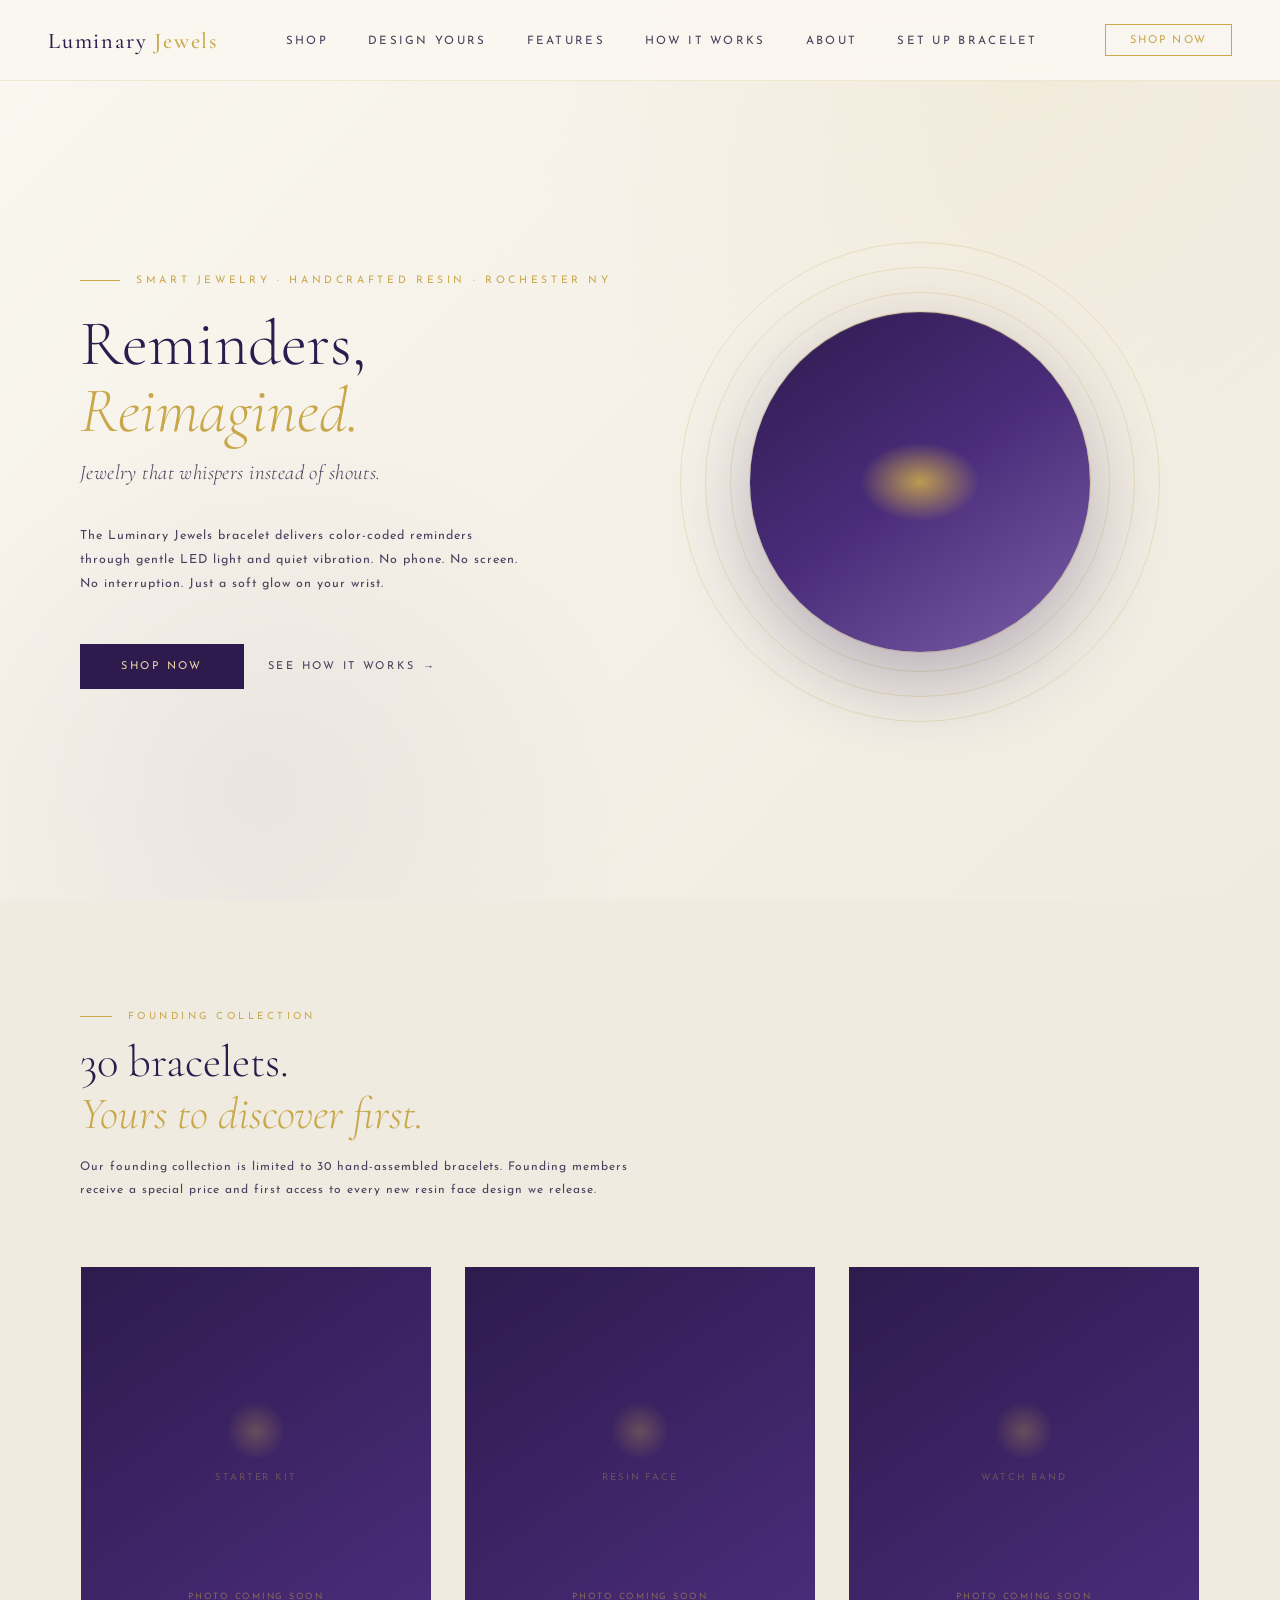
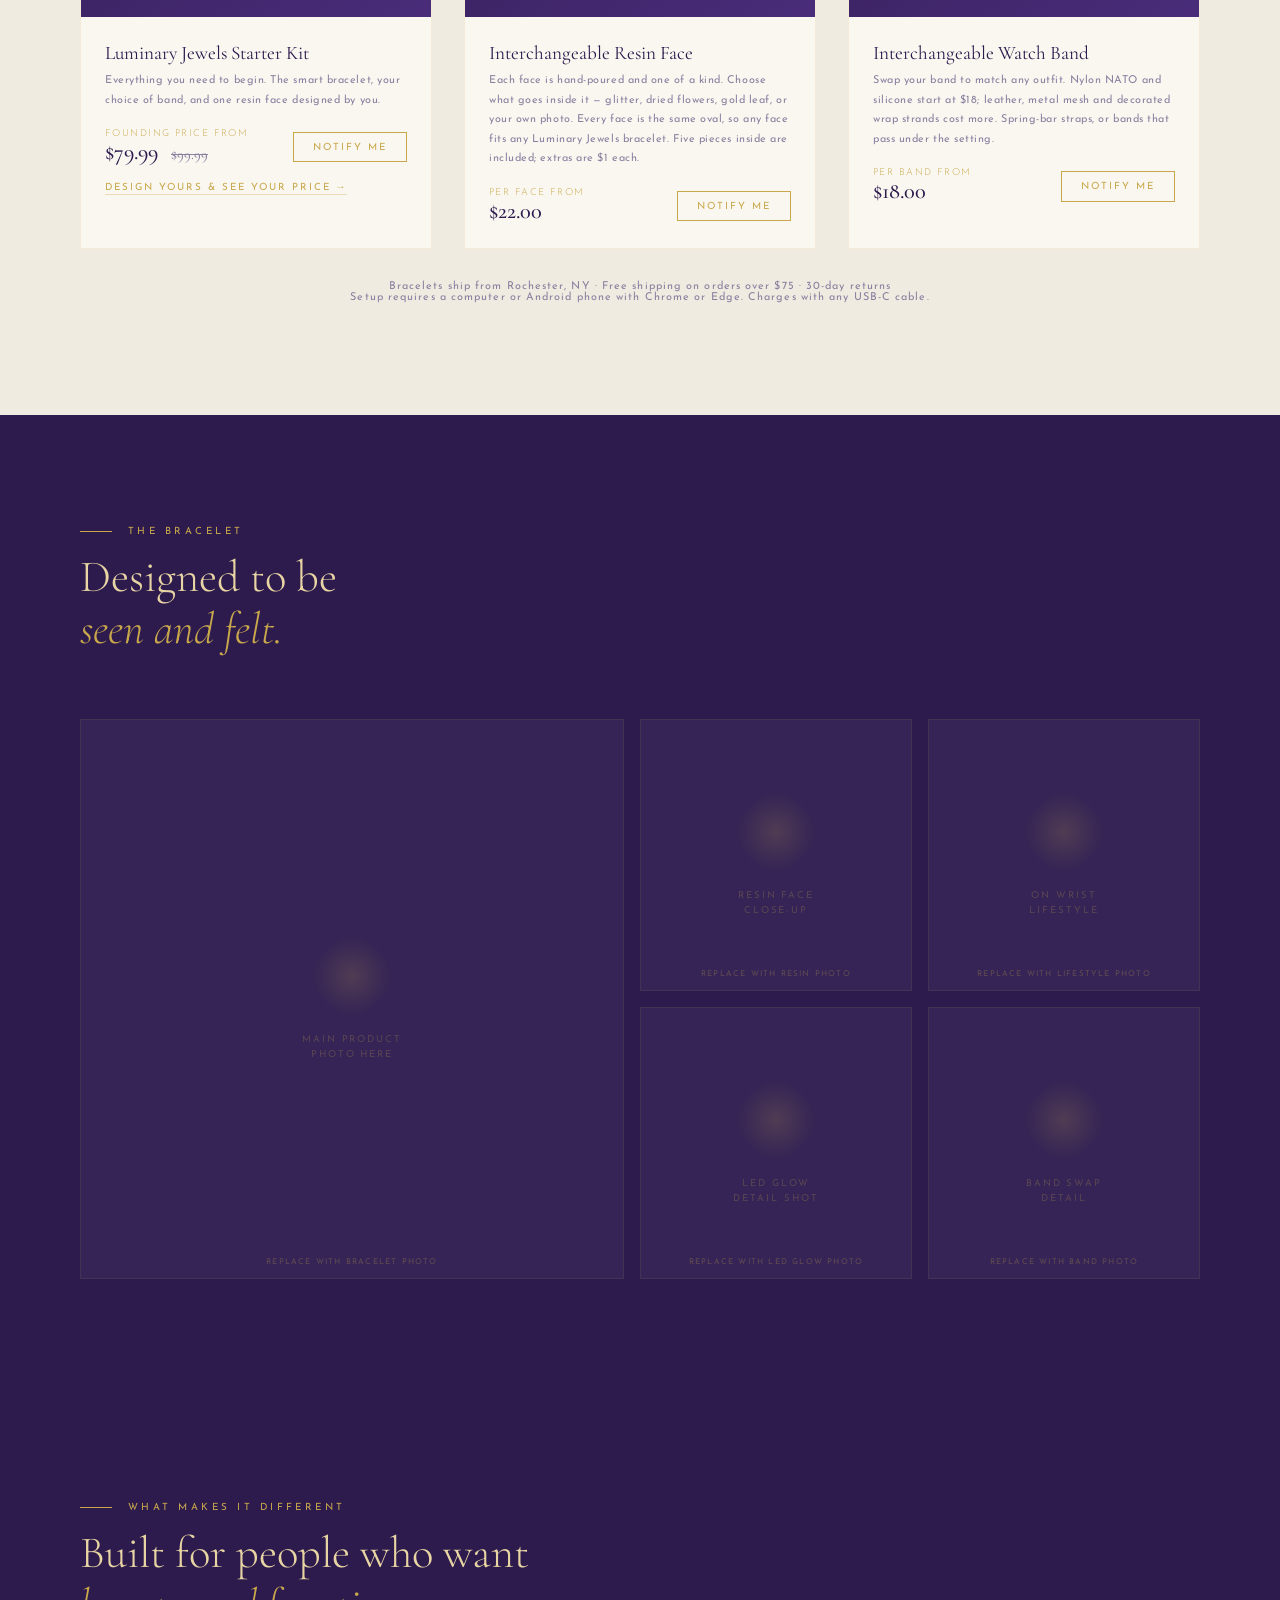
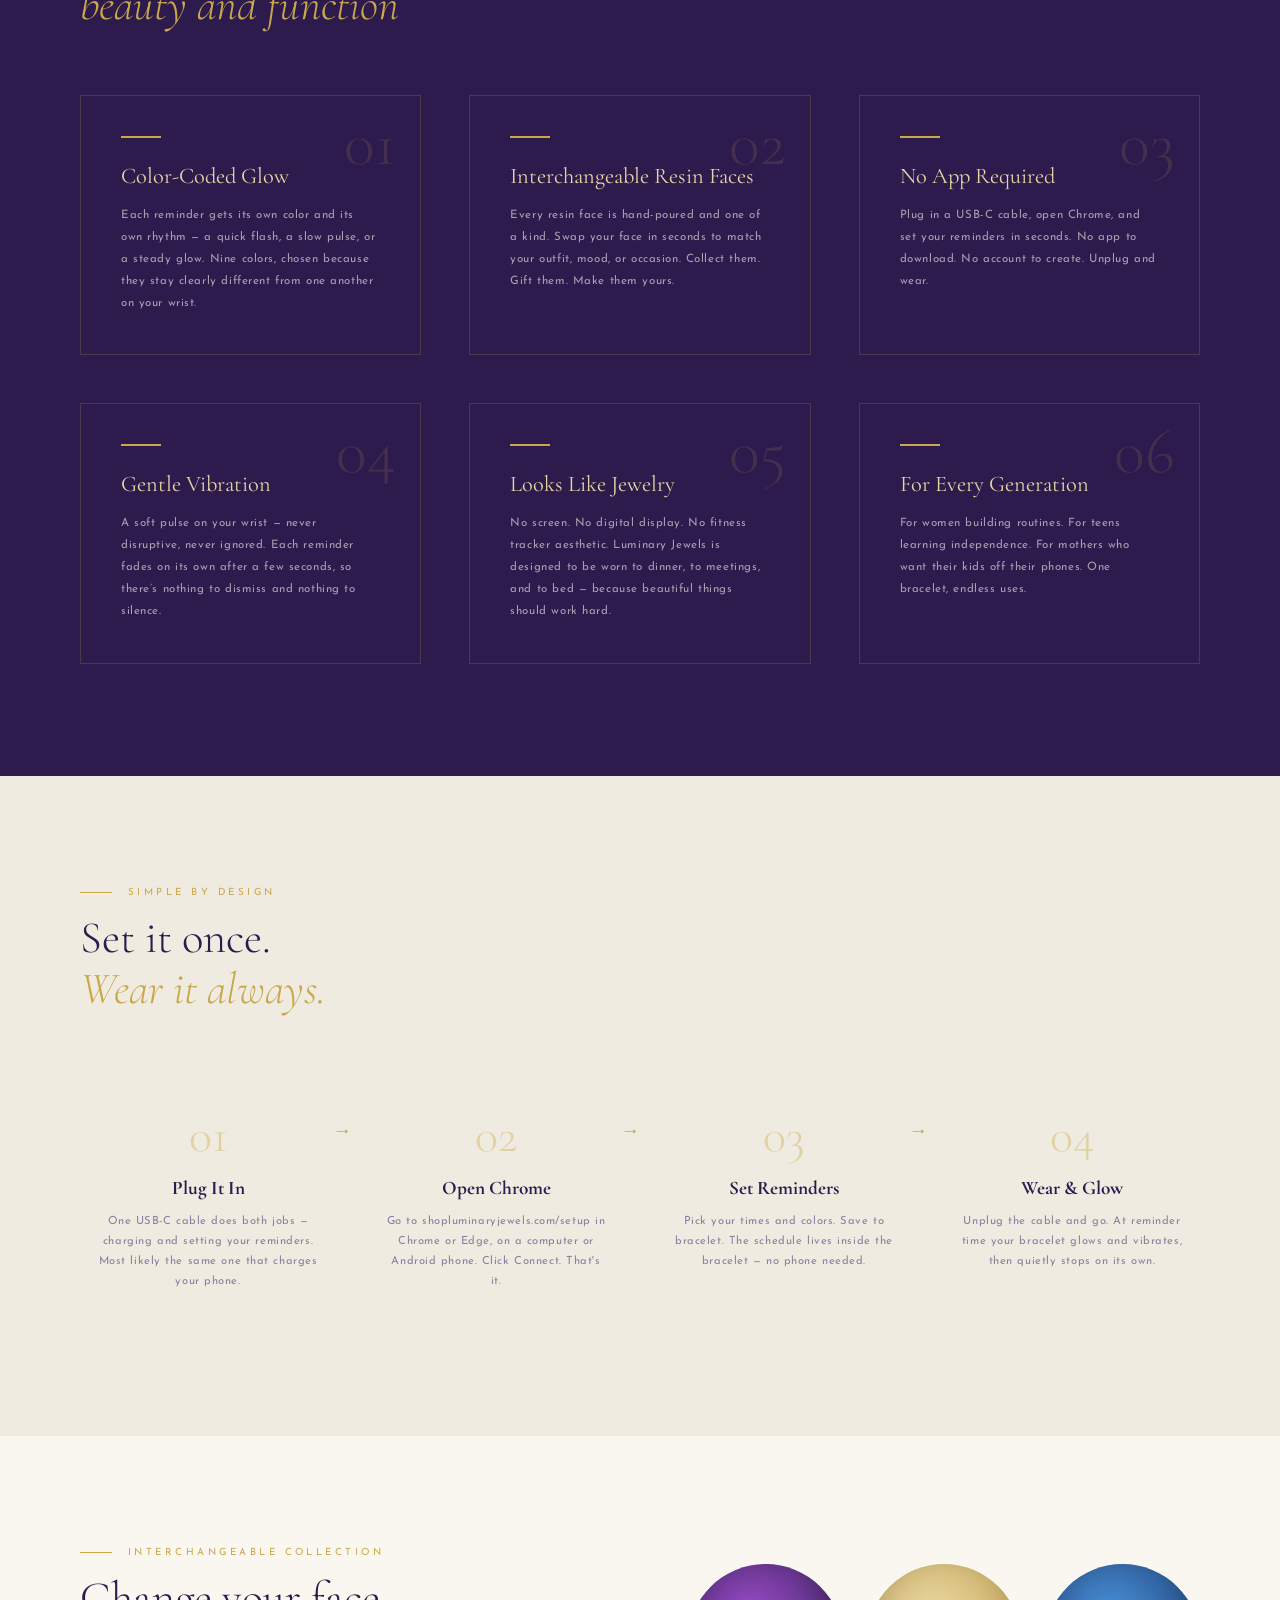
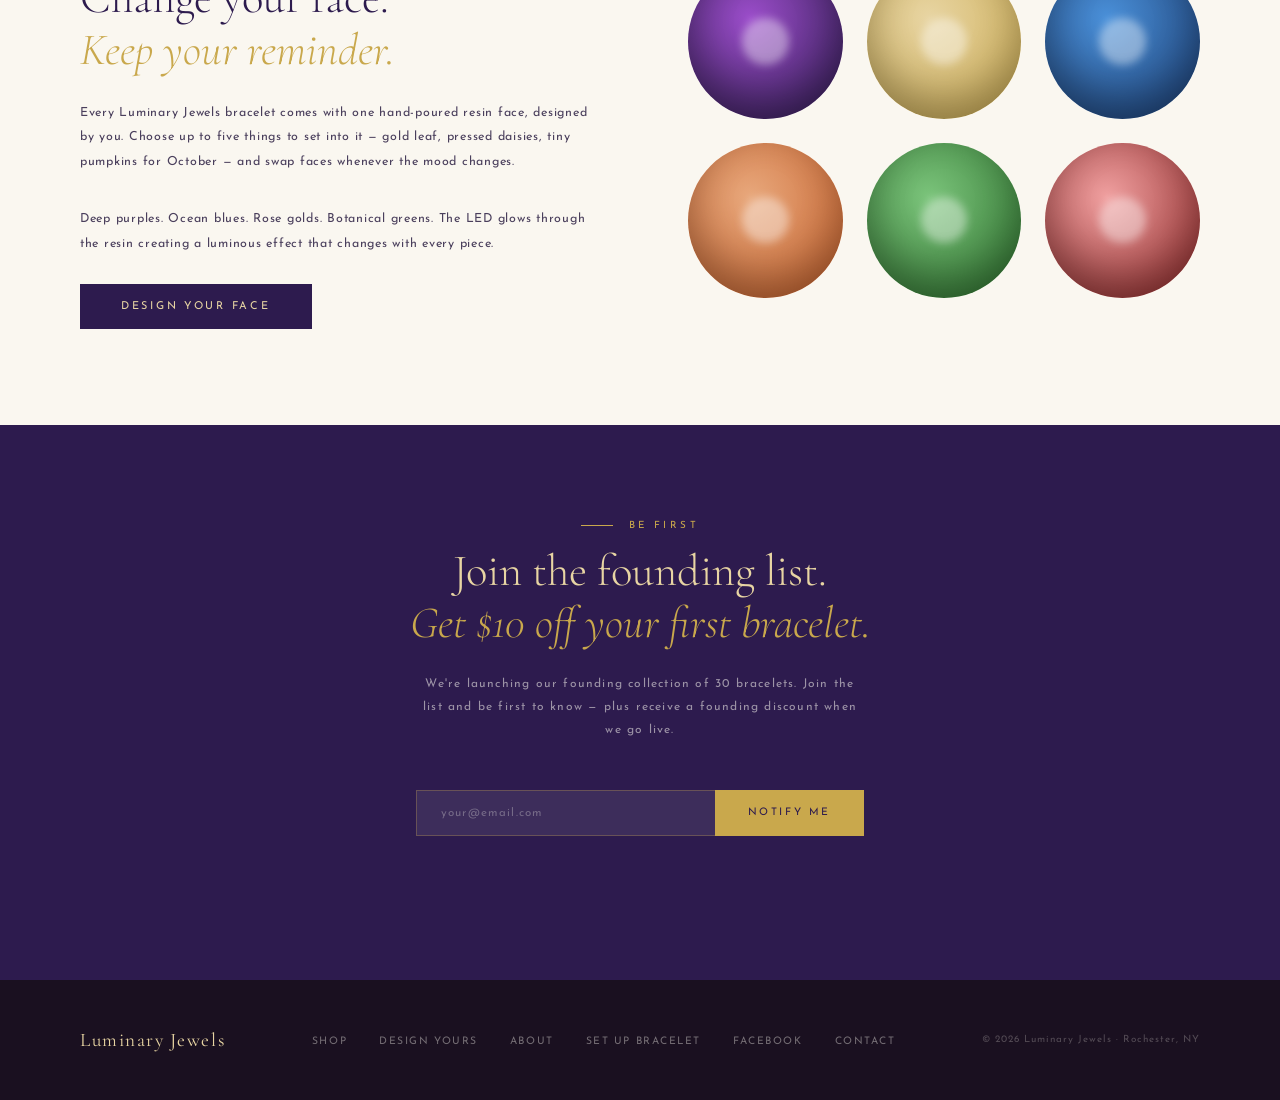
<file: index.html>
<!DOCTYPE html>
<html lang="en">
<head>
  <meta charset="UTF-8">
  <meta name="viewport" content="width=device-width, initial-scale=1.0">
  <title>Luminary Jewels — Reminders, Reimagined</title>
  <meta name="description" content="Smart jewelry that glows. Color-coded reminders delivered through light and vibration — no phone, no screen, no interruption.">
  <link rel="stylesheet" href="style.css">
  <style>
    /* ── SHOP SECTION ── */
    .shop-section {
      background: var(--cream-dark);
      padding: 7rem 5rem;
    }

    .shop-grid {
      display: grid;
      grid-template-columns: repeat(3, 1fr);
      gap: 2rem;
      margin-top: 4rem;
    }

    .product-card {
      background: var(--cream);
      border: 1px solid rgba(201,168,76,0.15);
      transition: border-color 0.3s, transform 0.3s;
      cursor: pointer;
    }

    .product-card:hover {
      border-color: rgba(201,168,76,0.5);
      transform: translateY(-4px);
    }

    .product-image {
      width: 100%;
      aspect-ratio: 1;
      background: linear-gradient(145deg, var(--purple) 0%, var(--purple-mid) 100%);
      display: flex;
      align-items: center;
      justify-content: center;
      position: relative;
      overflow: hidden;
    }

    .product-image-placeholder {
      display: flex;
      flex-direction: column;
      align-items: center;
      gap: 0.75rem;
      opacity: 0.4;
    }

    .product-image-placeholder .glow-circle {
      width: 60px;
      height: 60px;
      border-radius: 50%;
      background: radial-gradient(circle, rgba(201,168,76,0.8) 0%, transparent 70%);
      animation: pulse-glow 2s ease-in-out infinite;
    }

    .product-image-placeholder span {
      font-size: 0.6rem;
      letter-spacing: 0.2em;
      text-transform: uppercase;
      color: rgba(201,168,76,0.8);
    }

    .product-image.coming-soon::after {
      content: 'Photo Coming Soon';
      position: absolute;
      bottom: 1rem;
      left: 50%;
      transform: translateX(-50%);
      font-size: 0.55rem;
      letter-spacing: 0.2em;
      text-transform: uppercase;
      color: rgba(201,168,76,0.5);
      white-space: nowrap;
    }

    .product-info {
      padding: 1.5rem;
    }

    .product-name {
      font-family: 'Cormorant Garamond', serif;
      font-size: 1.2rem;
      font-weight: 400;
      color: var(--purple);
      margin-bottom: 0.4rem;
    }

    .product-desc {
      font-size: 0.68rem;
      letter-spacing: 0.05em;
      line-height: 1.8;
      color: var(--text-light);
      margin-bottom: 1.2rem;
    }

    .product-price-row {
      display: flex;
      justify-content: space-between;
      align-items: center;
    }

    .product-price {
      font-family: 'Cormorant Garamond', serif;
      font-size: 1.4rem;
      font-weight: 500;
      color: var(--purple);
    }

    .product-price .founding {
      font-size: 0.6rem;
      letter-spacing: 0.15em;
      text-transform: uppercase;
      color: var(--gold);
      display: block;
      font-family: 'Josefin Sans', sans-serif;
      font-weight: 300;
    }

    .product-price .original {
      font-size: 0.9rem;
      text-decoration: line-through;
      color: var(--text-light);
      margin-left: 0.5rem;
    }

    .add-to-cart {
      font-size: 0.62rem;
      letter-spacing: 0.2em;
      text-transform: uppercase;
      padding: 0.6rem 1.2rem;
      background: var(--purple);
      color: var(--gold-light);
      border: none;
      cursor: pointer;
      transition: all 0.3s;
      font-family: 'Josefin Sans', sans-serif;
    }

    .add-to-cart:hover {
      background: var(--gold);
      color: var(--purple);
    }

    .add-to-cart.notify {
      background: transparent;
      border: 1px solid var(--gold);
      color: var(--gold);
    }

    .add-to-cart.notify:hover {
      background: var(--gold);
      color: var(--purple);
    }

    .sold-out-badge {
      display: inline-block;
      font-size: 0.55rem;
      letter-spacing: 0.2em;
      text-transform: uppercase;
      padding: 0.3rem 0.75rem;
      border: 1px solid rgba(201,168,76,0.3);
      color: rgba(201,168,76,0.5);
    }

    .design-link {
      display: inline-block;
      margin-top: 1rem;
      font-size: 0.62rem;
      letter-spacing: 0.2em;
      text-transform: uppercase;
      color: var(--gold);
      text-decoration: none;
      border-bottom: 1px solid rgba(201,168,76,0.35);
      padding-bottom: 2px;
      font-family: 'Josefin Sans', sans-serif;
    }
    .design-link:hover { color: var(--purple); border-color: var(--purple); }

    /* ── IMAGE GALLERY ── */
    .gallery-section {
      padding: 7rem 5rem;
      background: var(--purple);
    }

    .gallery-grid {
      display: grid;
      grid-template-columns: 2fr 1fr 1fr;
      grid-template-rows: auto auto;
      gap: 1rem;
      margin-top: 4rem;
    }

    .gallery-item {
      background: rgba(250,247,240,0.04);
      border: 1px solid rgba(201,168,76,0.1);
      aspect-ratio: 1;
      display: flex;
      align-items: center;
      justify-content: center;
      position: relative;
      overflow: hidden;
      transition: border-color 0.3s;
      cursor: pointer;
    }

    .gallery-item:hover {
      border-color: rgba(201,168,76,0.4);
    }

    .gallery-item:first-child {
      grid-row: 1 / 3;
      aspect-ratio: auto;
    }

    .gallery-placeholder {
      display: flex;
      flex-direction: column;
      align-items: center;
      gap: 1rem;
      opacity: 0.3;
      padding: 2rem;
      text-align: center;
    }

    .gallery-placeholder .big-glow {
      width: 80px;
      height: 80px;
      border-radius: 50%;
      background: radial-gradient(circle, rgba(201,168,76,0.6) 0%, transparent 70%);
    }

    .gallery-placeholder span {
      font-size: 0.6rem;
      letter-spacing: 0.2em;
      text-transform: uppercase;
      color: rgba(201,168,76,0.8);
      line-height: 1.6;
    }

    .gallery-item img {
      width: 100%;
      height: 100%;
      object-fit: cover;
      display: none; /* show when real images added */
    }

    /* Upload hint overlay */
    .upload-hint {
      position: absolute;
      bottom: 0.75rem;
      left: 50%;
      transform: translateX(-50%);
      font-size: 0.5rem;
      letter-spacing: 0.15em;
      text-transform: uppercase;
      color: rgba(201,168,76,0.3);
      white-space: nowrap;
    }

    @media (max-width: 900px) {
      .shop-grid { grid-template-columns: 1fr; }
      .gallery-grid { grid-template-columns: 1fr 1fr; }
      .gallery-item:first-child { grid-row: auto; }
      .shop-section { padding: 4rem 2rem; }
      .gallery-section { padding: 4rem 2rem; }
    }
  </style>
</head>
<body>

<nav>
  <a href="index.html" class="nav-logo">Luminary <span>Jewels</span></a>
  <ul class="nav-links">
    <li><a href="#shop">Shop</a></li>
    <li><a href="design.html">Design Yours</a></li>
    <li><a href="#features">Features</a></li>
    <li><a href="#how-it-works">How It Works</a></li>
    <li><a href="about.html">About</a></li>
    <li><a href="setup.html">Set Up Bracelet</a></li>
  </ul>
  <a href="#shop" class="nav-cta">Shop Now</a>
</nav>

<!-- HERO -->
<section class="hero">
  <div class="hero-content">
    <div class="hero-eyebrow">Smart Jewelry · Handcrafted Resin · Rochester NY</div>
    <h1 class="hero-title">
      Reminders,<br>
      <em>Reimagined.</em>
    </h1>
    <p class="hero-tagline">Jewelry that whispers instead of shouts.</p>
    <p class="hero-desc">
      The Luminary Jewels bracelet delivers color-coded reminders through gentle LED light and quiet vibration. No phone. No screen. No interruption. Just a soft glow on your wrist.
    </p>
    <div class="hero-buttons">
      <a href="#shop" class="btn-primary">Shop Now</a>
      <a href="#how-it-works" class="btn-secondary">See how it works</a>
    </div>
  </div>

  <div class="hero-visual">
    <div class="bracelet-ring"></div>
    <div class="bracelet-ring"></div>
    <div class="bracelet-ring"></div>
    <div class="bracelet-mockup">
      <div class="bracelet-glow"></div>
    </div>
  </div>
</section>

<!-- SHOP -->
<section class="shop-section" id="shop">
  <div class="section-eyebrow">Founding Collection</div>
  <h2 class="section-title">30 bracelets.<br><em>Yours to discover first.</em></h2>
  <p style="font-size:0.75rem;letter-spacing:0.08em;line-height:1.9;color:var(--text-mid);max-width:36rem;margin-top:-0.5rem">
    Our founding collection is limited to 30 hand-assembled bracelets. Founding members receive a special price and first access to every new resin face design we release.
  </p>

  <div class="shop-grid">

    <!-- Product 1 — Starter Kit -->
    <div class="product-card">
      <div class="product-image coming-soon">
        <div class="product-image-placeholder">
          <div class="glow-circle"></div>
          <span>Starter Kit</span>
        </div>
      </div>
      <div class="product-info">
        <h3 class="product-name">Luminary Jewels Starter Kit</h3>
        <p class="product-desc">Everything you need to begin. The smart bracelet, your choice of band, and one resin face designed by you.</p>
        <div class="product-price-row">
          <div class="product-price">
            <span class="founding">Founding Price from</span>
            $79.99
            <span class="original">$99.99</span>
          </div>
          <button class="add-to-cart notify" onclick="notifyMe('Starter Kit')">Notify Me</button>
        </div>
        <a href="design.html" class="design-link">Design yours &amp; see your price &rarr;</a>
      </div>
    </div>

    <!-- Product 2 — Extra Resin Face -->
    <div class="product-card">
      <div class="product-image coming-soon">
        <div class="product-image-placeholder">
          <div class="glow-circle"></div>
          <span>Resin Face</span>
        </div>
      </div>
      <div class="product-info">
        <h3 class="product-name">Interchangeable Resin Face</h3>
        <p class="product-desc">Each face is hand-poured and one of a kind. Choose what goes inside it — glitter, dried flowers, gold leaf, or your own photo. Every face is the same oval, so any face fits any Luminary Jewels bracelet. Five pieces inside are included; extras are $1 each.</p>
        <div class="product-price-row">
          <div class="product-price">
            <span class="founding">Per Face from</span>
            $22.00
          </div>
          <button class="add-to-cart notify" onclick="notifyMe('Resin Face')">Notify Me</button>
        </div>
      </div>
    </div>

    <!-- Product 3 — Watch Band -->
    <div class="product-card">
      <div class="product-image coming-soon">
        <div class="product-image-placeholder">
          <div class="glow-circle"></div>
          <span>Watch Band</span>
        </div>
      </div>
      <div class="product-info">
        <h3 class="product-name">Interchangeable Watch Band</h3>
        <p class="product-desc">Swap your band to match any outfit. Nylon NATO and silicone start at $18; leather, metal mesh and decorated wrap strands cost more. Spring-bar straps, or bands that pass under the setting.</p>
        <div class="product-price-row">
          <div class="product-price">
            <span class="founding">Per Band from</span>
            $18.00
          </div>
          <button class="add-to-cart notify" onclick="notifyMe('Watch Band')">Notify Me</button>
        </div>
      </div>
    </div>

  </div>

  <!-- Shopify Buy Button placeholder -->
  <div id="shopify-buy-button" style="margin-top:3rem;display:none">
    <!-- Paste your Shopify Buy Button code here when ready -->
  </div>

  <p style="font-size:0.68rem;letter-spacing:0.1em;color:var(--text-light);margin-top:2rem;text-align:center">
    Bracelets ship from Rochester, NY · Free shipping on orders over $75 · 30-day returns<br>
    Setup requires a computer or Android phone with Chrome or Edge. Charges with any USB-C cable.
  </p>
</section>

<!-- GALLERY -->
<section class="gallery-section" id="gallery">
  <div class="section-eyebrow" style="color:var(--gold)">The Bracelet</div>
  <h2 class="section-title" style="color:var(--gold-light)">Designed to be<br><em>seen and felt.</em></h2>

  <div class="gallery-grid">
    <div class="gallery-item">
      <!-- Replace with: <img src="images/bracelet-main.jpg" alt="Luminary Jewels bracelet glowing purple"> -->
      <div class="gallery-placeholder">
        <div class="big-glow"></div>
        <span>Main product<br>photo here</span>
      </div>
      <span class="upload-hint">Replace with bracelet photo</span>
    </div>
    <div class="gallery-item">
      <div class="gallery-placeholder">
        <div class="big-glow"></div>
        <span>Resin face<br>close-up</span>
      </div>
      <span class="upload-hint">Replace with resin photo</span>
    </div>
    <div class="gallery-item">
      <div class="gallery-placeholder">
        <div class="big-glow"></div>
        <span>On wrist<br>lifestyle</span>
      </div>
      <span class="upload-hint">Replace with lifestyle photo</span>
    </div>
    <div class="gallery-item">
      <div class="gallery-placeholder">
        <div class="big-glow"></div>
        <span>LED glow<br>detail shot</span>
      </div>
      <span class="upload-hint">Replace with LED glow photo</span>
    </div>
    <div class="gallery-item">
      <div class="gallery-placeholder">
        <div class="big-glow"></div>
        <span>Band swap<br>detail</span>
      </div>
      <span class="upload-hint">Replace with band photo</span>
    </div>
  </div>
</section>

<!-- FEATURES -->
<section class="features" id="features">
  <div class="section-eyebrow">What Makes It Different</div>
  <h2 class="section-title">Built for people who want<br><em>beauty and function</em></h2>

  <div class="features-grid">
    <div class="feature-card">
      <div class="feature-number">01</div>
      <div class="feature-icon"></div>
      <h3 class="feature-title">Color-Coded Glow</h3>
      <p class="feature-desc">Each reminder gets its own color and its own rhythm — a quick flash, a slow pulse, or a steady glow. Nine colors, chosen because they stay clearly different from one another on your wrist.</p>
    </div>
    <div class="feature-card">
      <div class="feature-number">02</div>
      <div class="feature-icon"></div>
      <h3 class="feature-title">Interchangeable Resin Faces</h3>
      <p class="feature-desc">Every resin face is hand-poured and one of a kind. Swap your face in seconds to match your outfit, mood, or occasion. Collect them. Gift them. Make them yours.</p>
    </div>
    <div class="feature-card">
      <div class="feature-number">03</div>
      <div class="feature-icon"></div>
      <h3 class="feature-title">No App Required</h3>
      <p class="feature-desc">Plug in a USB-C cable, open Chrome, and set your reminders in seconds. No app to download. No account to create. Unplug and wear.</p>
    </div>
    <div class="feature-card">
      <div class="feature-number">04</div>
      <div class="feature-icon"></div>
      <h3 class="feature-title">Gentle Vibration</h3>
      <p class="feature-desc">A soft pulse on your wrist — never disruptive, never ignored. Each reminder fades on its own after a few seconds, so there’s nothing to dismiss and nothing to silence.</p>
    </div>
    <div class="feature-card">
      <div class="feature-number">05</div>
      <div class="feature-icon"></div>
      <h3 class="feature-title">Looks Like Jewelry</h3>
      <p class="feature-desc">No screen. No digital display. No fitness tracker aesthetic. Luminary Jewels is designed to be worn to dinner, to meetings, and to bed — because beautiful things should work hard.</p>
    </div>
    <div class="feature-card">
      <div class="feature-number">06</div>
      <div class="feature-icon"></div>
      <h3 class="feature-title">For Every Generation</h3>
      <p class="feature-desc">For women building routines. For teens learning independence. For mothers who want their kids off their phones. One bracelet, endless uses.</p>
    </div>
  </div>
</section>

<!-- HOW IT WORKS -->
<section id="how-it-works" class="how-it-works">
  <div class="section-eyebrow">Simple by Design</div>
  <h2 class="section-title">Set it once.<br><em>Wear it always.</em></h2>

  <div class="steps">
    <div class="step">
      <div class="step-number">01</div>
      <h3 class="step-title">Plug It In</h3>
      <p class="step-desc">One USB-C cable does both jobs — charging and setting your reminders. Most likely the same one that charges your phone.</p>
    </div>
    <div class="step">
      <div class="step-number">02</div>
      <h3 class="step-title">Open Chrome</h3>
      <p class="step-desc">Go to shopluminaryjewels.com/setup in Chrome or Edge, on a computer or Android phone. Click Connect. That's it.</p>
    </div>
    <div class="step">
      <div class="step-number">03</div>
      <h3 class="step-title">Set Reminders</h3>
      <p class="step-desc">Pick your times and colors. Save to bracelet. The schedule lives inside the bracelet — no phone needed.</p>
    </div>
    <div class="step">
      <div class="step-number">04</div>
      <h3 class="step-title">Wear &amp; Glow</h3>
      <p class="step-desc">Unplug the cable and go. At reminder time your bracelet glows and vibrates, then quietly stops on its own.</p>
    </div>
  </div>
</section>

<!-- RESIN FACES -->
<section>
  <div class="resin-section">
    <div>
      <div class="section-eyebrow">Interchangeable Collection</div>
      <h2 class="section-title">Change your face.<br><em>Keep your reminder.</em></h2>
      <p style="font-size:0.78rem;letter-spacing:0.06em;line-height:2;color:var(--text-mid);margin-bottom:2rem">
        Every Luminary Jewels bracelet comes with one hand-poured resin face, designed by you. Choose up to five things to set into it — gold leaf, pressed daisies, tiny pumpkins for October — and swap faces whenever the mood changes.
      </p>
      <p style="font-size:0.78rem;letter-spacing:0.06em;line-height:2;color:var(--text-mid);margin-bottom:2.5rem">
        Deep purples. Ocean blues. Rose golds. Botanical greens. The LED glows through the resin creating a luminous effect that changes with every piece.
      </p>
      <a href="design.html" class="btn-primary">Design Your Face</a>
    </div>
    <div class="resin-faces">
      <div class="resin-face rf-1"><div class="resin-glow"></div></div>
      <div class="resin-face rf-2"><div class="resin-glow"></div></div>
      <div class="resin-face rf-3"><div class="resin-glow"></div></div>
      <div class="resin-face rf-4"><div class="resin-glow"></div></div>
      <div class="resin-face rf-5"><div class="resin-glow"></div></div>
      <div class="resin-face rf-6"><div class="resin-glow"></div></div>
    </div>
  </div>
</section>

<!-- EMAIL SIGNUP -->
<section class="signup" id="notify">
  <div class="section-eyebrow" style="justify-content:center">Be First</div>
  <h2 class="section-title" style="text-align:center">Join the founding list.<br><em>Get $10 off your first bracelet.</em></h2>
  <p class="signup-desc">We're launching our founding collection of 30 bracelets. Join the list and be first to know — plus receive a founding discount when we go live.</p>
  <form class="signup-form" onsubmit="handleSignup(event)">
    <input type="email" placeholder="your@email.com" required id="email-input">
    <button type="submit" id="signup-btn">Notify Me</button>
  </form>
  <p id="signup-interest" style="font-size:0.65rem;letter-spacing:0.12em;text-transform:uppercase;color:rgba(201,168,76,0.6);margin-top:0.9rem;text-align:center;min-height:1em"></p>
  <p id="signup-confirm" style="color:rgba(201,168,76,0.8);font-size:0.7rem;letter-spacing:0.1em;margin-top:0.6rem;min-height:1.2em;text-align:center"></p>
</section>

<!-- FOOTER -->
<footer>
  <div class="footer-logo">Luminary Jewels</div>
  <ul class="footer-links">
    <li><a href="#shop">Shop</a></li>
    <li><a href="design.html">Design Yours</a></li>
    <li><a href="about.html">About</a></li>
    <li><a href="setup.html">Set Up Bracelet</a></li>
    <li><a href="https://facebook.com/luminaryjewels27" target="_blank">Facebook</a></li>
    <li><a href="mailto:luminaryjewels27@gmail.com">Contact</a></li>
  </ul>
  <p class="footer-copy">© 2026 Luminary Jewels · Rochester, NY</p>
</footer>

<script>
/* ==================================================================
   WHERE SIGNUPS GO

   Paste your Web3Forms access key between the quotes below and every
   signup arrives in your inbox and in your Web3Forms dashboard.

       https://web3forms.com  ->  enter your email  ->  copy the key

   No account, no card, 250 submissions a month on the free plan.

   Until a key is here, the form does NOT pretend to have saved anything.
   It opens the visitor's email app with the message ready to send, and
   says so. That is slower, but it never loses an address quietly.
   ================================================================== */
const FORM_KEY = '6a493fc0-9e4e-4e39-a275-f89d38b9dbdd';   // Web3Forms access key
const FORM_URL = 'https://api.web3forms.com/submit';
const CONTACT  = 'luminaryjewels27@gmail.com';

let interest = '';                         // which product they clicked

function notifyMe(product) {
  interest = product;
  document.getElementById('signup-interest').textContent =
    'Interested in: ' + product;
  document.getElementById('notify').scrollIntoView({ behavior:'smooth' });
  setTimeout(function () { document.getElementById('email-input').focus(); }, 500);
}

function say(msg, good) {
  const el = document.getElementById('signup-confirm');
  el.textContent = msg;
  el.style.color = good ? 'rgba(201,168,76,0.9)' : '#c46a6a';
}

function handleSignup(e) {
  e.preventDefault();
  const email = document.getElementById('email-input').value.trim();
  if (!email) return;

  const btn = document.getElementById('signup-btn');

  // No key yet: hand it to their mail app rather than claim a save.
  if (!FORM_KEY) {
    const body = 'Please add me to the founding list.\n\nEmail: ' + email +
                 (interest ? '\nInterested in: ' + interest : '');
    window.location.href = 'mailto:' + CONTACT +
      '?subject=' + encodeURIComponent('Founding list — ' + email) +
      '&body=' + encodeURIComponent(body);
    say('Opening your email app — press send and you’re on the list.', true);
    return;
  }

  btn.disabled = true;
  const original = btn.textContent;
  btn.textContent = 'Sending…';

  fetch(FORM_URL, {
    method: 'POST',
    headers: { 'Content-Type':'application/json', 'Accept':'application/json' },
    body: JSON.stringify({
      access_key: FORM_KEY,
      subject: 'Founding list signup',
      from_name: 'Luminary Jewels website',
      email: email,
      interested_in: interest || 'not specified',
      page: 'home',
    }),
  }).then(function (r) { return r.json(); })
    .then(function (data) {
      btn.disabled = false; btn.textContent = original;
      if (data && data.success) {
        say('✓ You’re on the list — we’ll be in touch soon.', true);
        document.getElementById('email-input').value = '';
        document.getElementById('signup-interest').textContent = '';
        interest = '';
      } else {
        say('That didn’t go through. Please email ' + CONTACT + ' instead.', false);
      }
    })
    .catch(function () {
      btn.disabled = false; btn.textContent = original;
      say('That didn’t go through. Please email ' + CONTACT + ' instead.', false);
    });
}
</script>

</body>
</html>
</file>
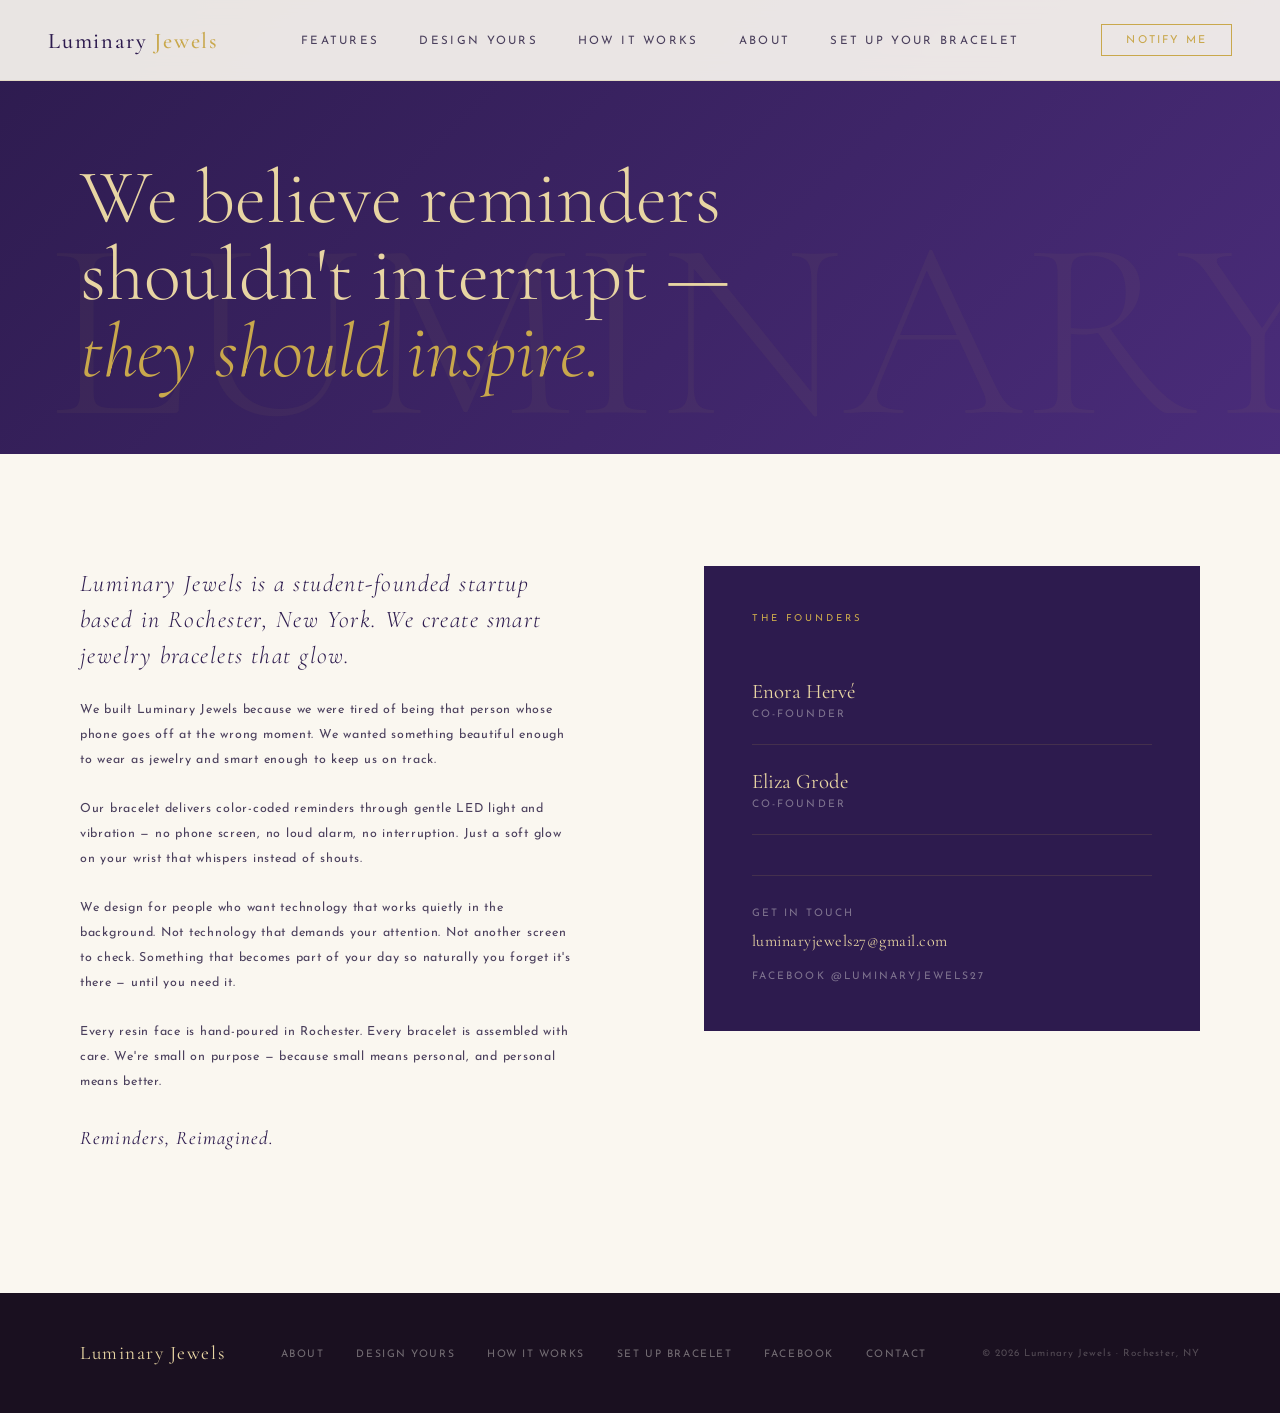
<file: about.html>
<!DOCTYPE html>
<html lang="en">
<head>
  <meta charset="UTF-8">
  <meta name="viewport" content="width=device-width, initial-scale=1.0">
  <title>About — Luminary Jewels</title>
  <link rel="stylesheet" href="style.css">
</head>
<body>

<nav>
  <a href="index.html" class="nav-logo">Luminary <span>Jewels</span></a>
  <ul class="nav-links">
    <li><a href="index.html#features">Features</a></li>
    <li><a href="design.html">Design Yours</a></li>
    <li><a href="index.html#how-it-works">How It Works</a></li>
    <li><a href="about.html">About</a></li>
    <li><a href="setup.html">Set Up Your Bracelet</a></li>
  </ul>
  <a href="index.html#notify" class="nav-cta">Notify Me</a>
</nav>

<div class="about-hero">
  <h1 class="about-hero-title">We believe reminders<br>shouldn't interrupt —<br><em>they should inspire.</em></h1>
</div>

<div class="about-content">
  <div class="about-text">
    <p>Luminary Jewels is a student-founded startup based in Rochester, New York. We create smart jewelry bracelets that glow.</p>
    <p>We built Luminary Jewels because we were tired of being that person whose phone goes off at the wrong moment. We wanted something beautiful enough to wear as jewelry and smart enough to keep us on track.</p>
    <p>Our bracelet delivers color-coded reminders through gentle LED light and vibration — no phone screen, no loud alarm, no interruption. Just a soft glow on your wrist that whispers instead of shouts.</p>
    <p>We design for people who want technology that works quietly in the background. Not technology that demands your attention. Not another screen to check. Something that becomes part of your day so naturally you forget it's there — until you need it.</p>
    <p>Every resin face is hand-poured in Rochester. Every bracelet is assembled with care. We're small on purpose — because small means personal, and personal means better.</p>
    <p style="font-family:'Cormorant Garamond',serif;font-size:1.2rem;font-style:italic;color:var(--purple)">Reminders, Reimagined.</p>
  </div>

  <div class="founders-card">
    <div class="founders-title">The Founders</div>
    <div class="founder">
      <div class="founder-name">Enora Hervé</div>
      <div class="founder-role">Co-Founder</div>
    </div>
    <div class="founder">
      <div class="founder-name">Eliza Grode</div>
      <div class="founder-role">Co-Founder</div>
    </div>
    <div style="margin-top:2.5rem;padding-top:2rem;border-top:1px solid rgba(201,168,76,0.15)">
      <div class="founder-role" style="margin-bottom:0.75rem">Get in touch</div>
      <a href="mailto:luminaryjewels27@gmail.com" style="font-family:'Cormorant Garamond',serif;font-size:1rem;color:var(--gold-light);text-decoration:none;letter-spacing:0.03em">luminaryjewels27@gmail.com</a>
      <br><br>
      <a href="https://facebook.com/luminaryjewels27" target="_blank" style="font-size:0.65rem;letter-spacing:0.2em;text-transform:uppercase;color:rgba(250,247,240,0.4);text-decoration:none">Facebook @luminaryjewels27</a>
    </div>
  </div>
</div>

<footer>
  <div class="footer-logo">Luminary Jewels</div>
  <ul class="footer-links">
    <li><a href="about.html">About</a></li>
    <li><a href="design.html">Design Yours</a></li>
    <li><a href="index.html#how-it-works">How It Works</a></li>
    <li><a href="setup.html">Set Up Bracelet</a></li>
    <li><a href="https://facebook.com/luminaryjewels27" target="_blank">Facebook</a></li>
    <li><a href="mailto:luminaryjewels27@gmail.com">Contact</a></li>
  </ul>
  <p class="footer-copy">© 2026 Luminary Jewels · Rochester, NY</p>
</footer>

</body>
</html>
</file>
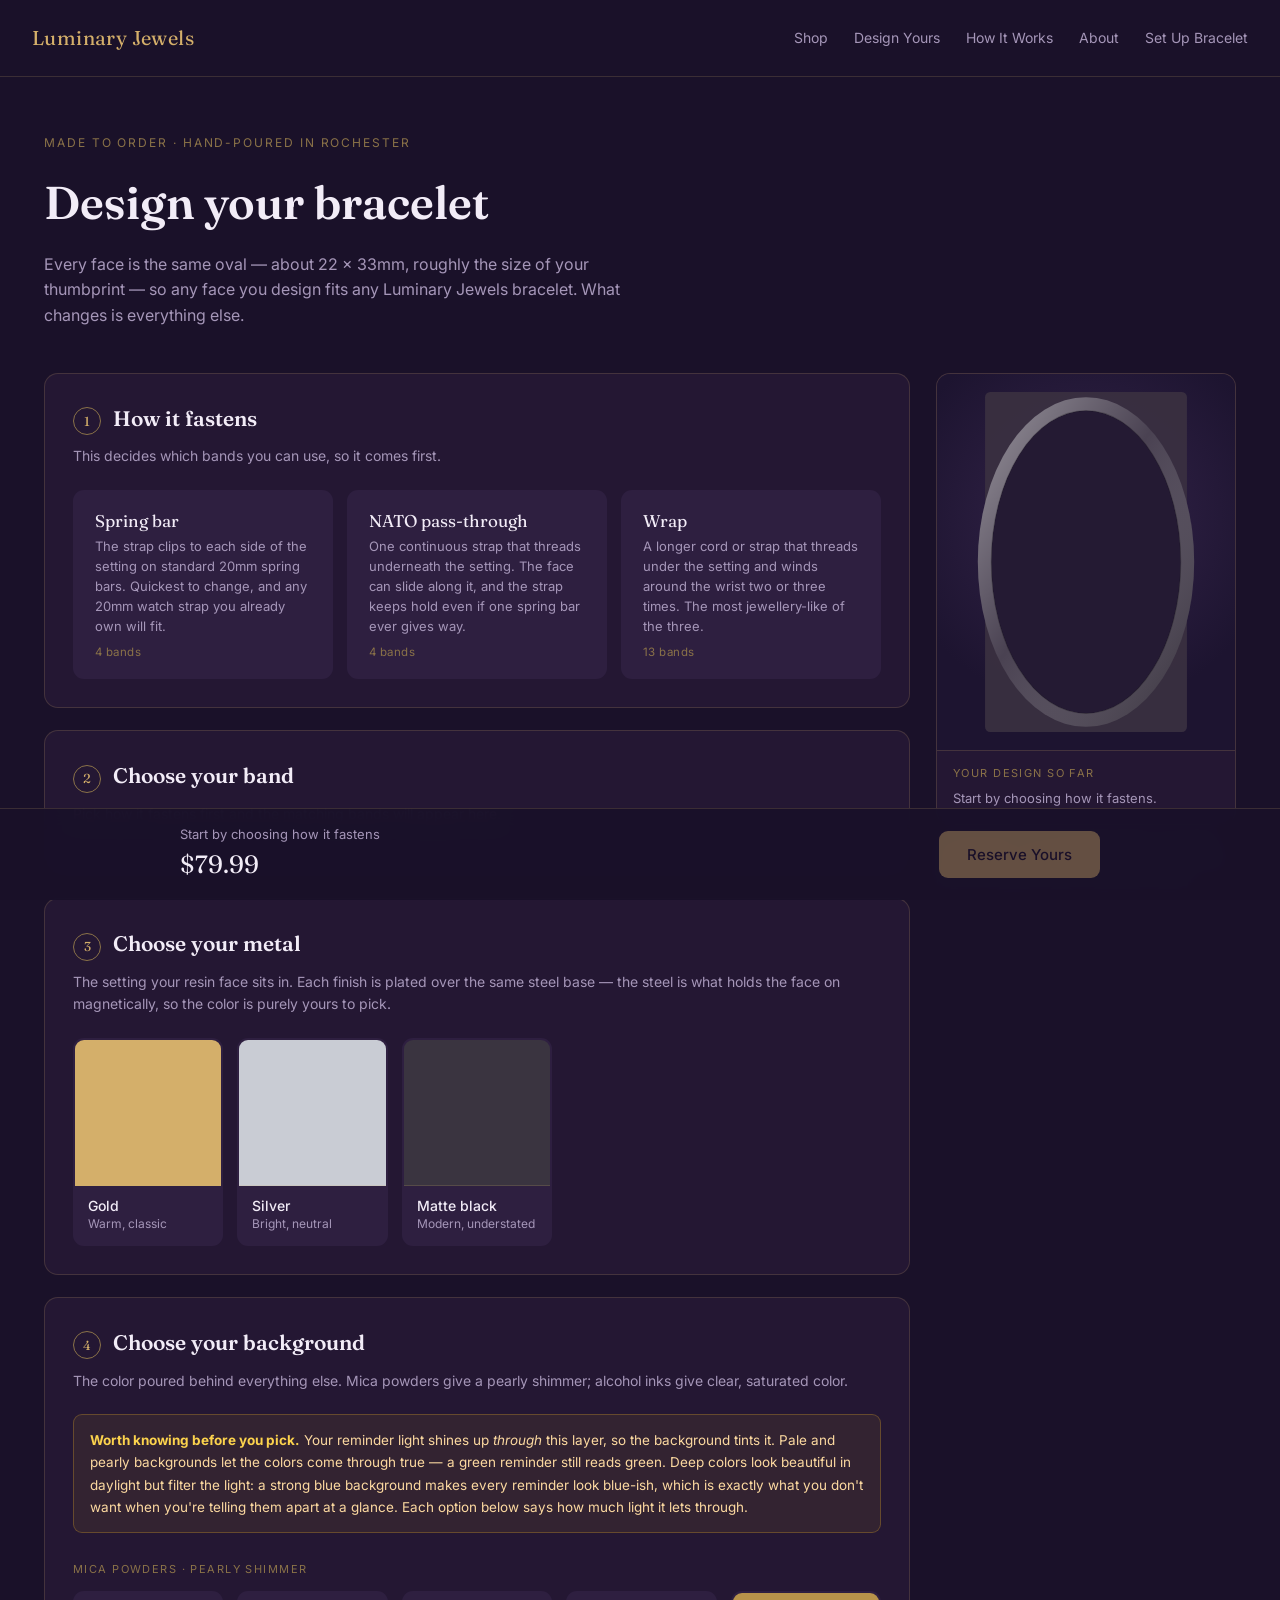
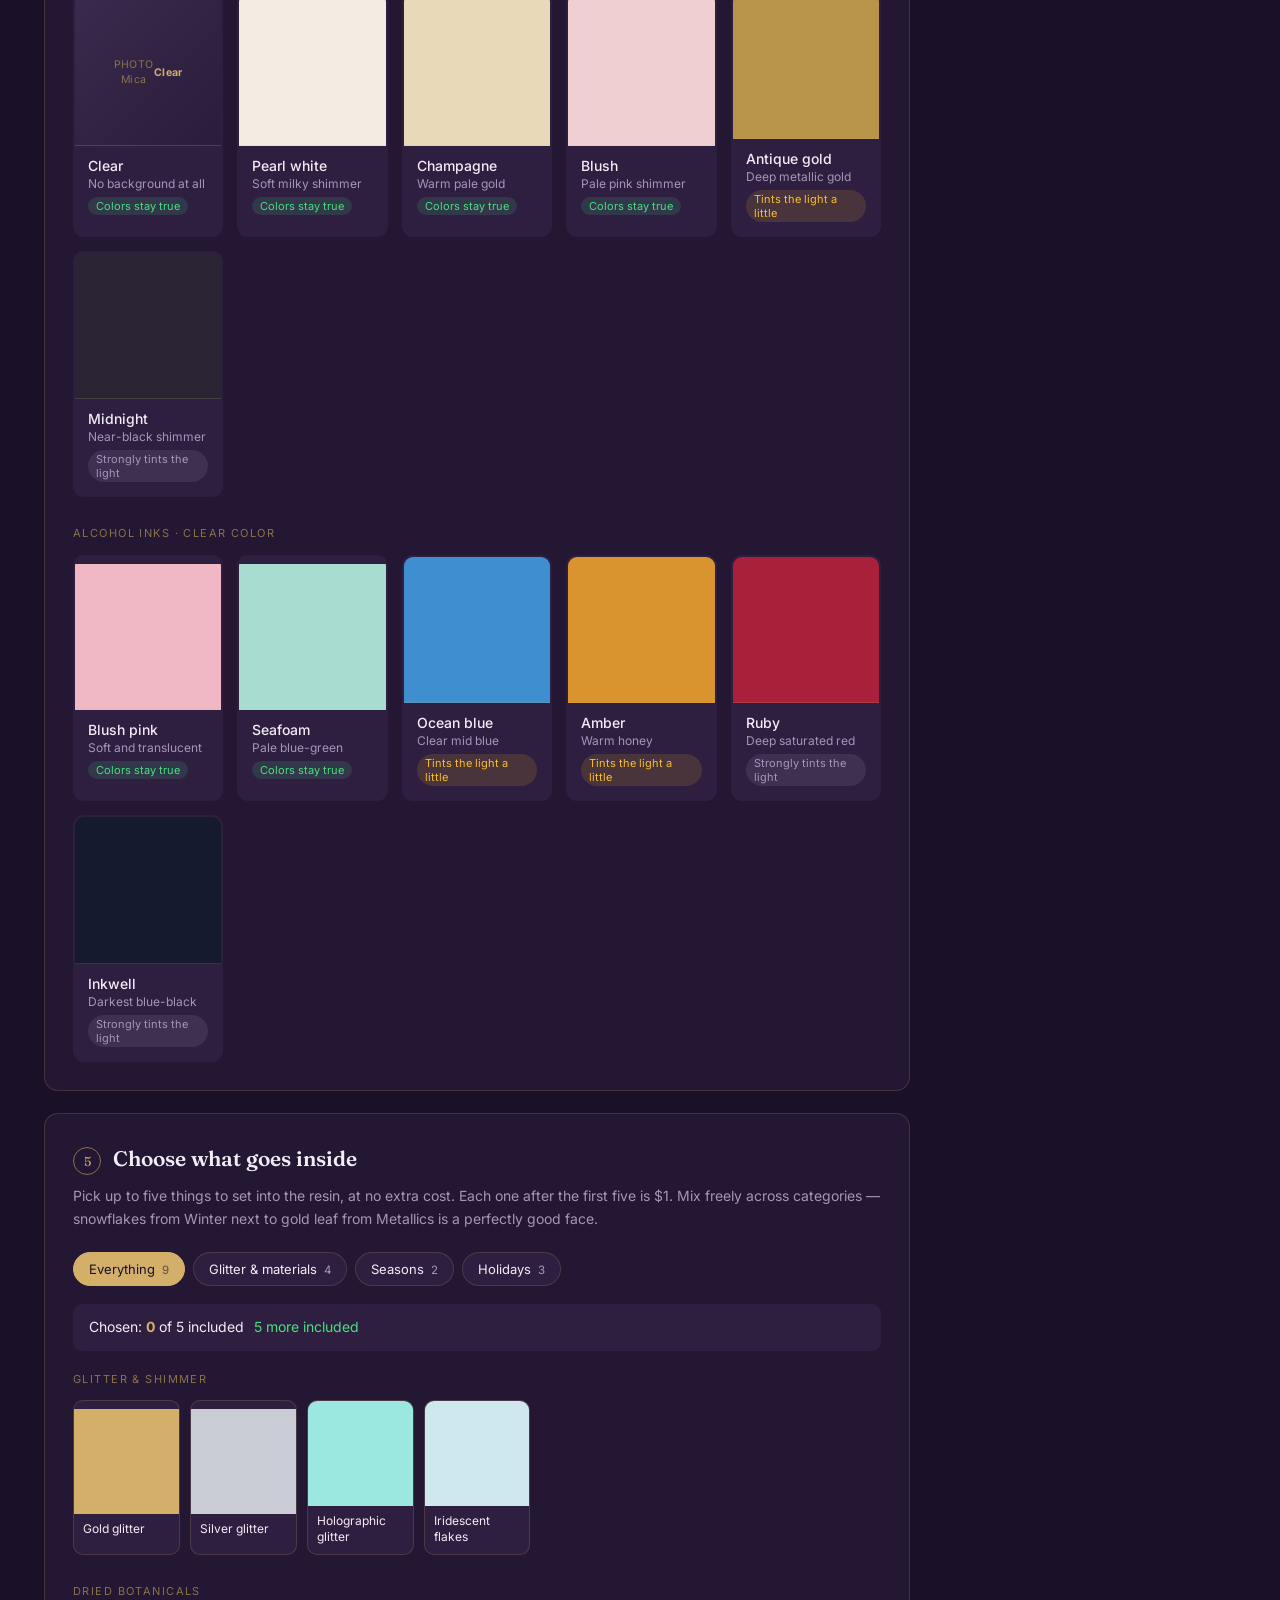
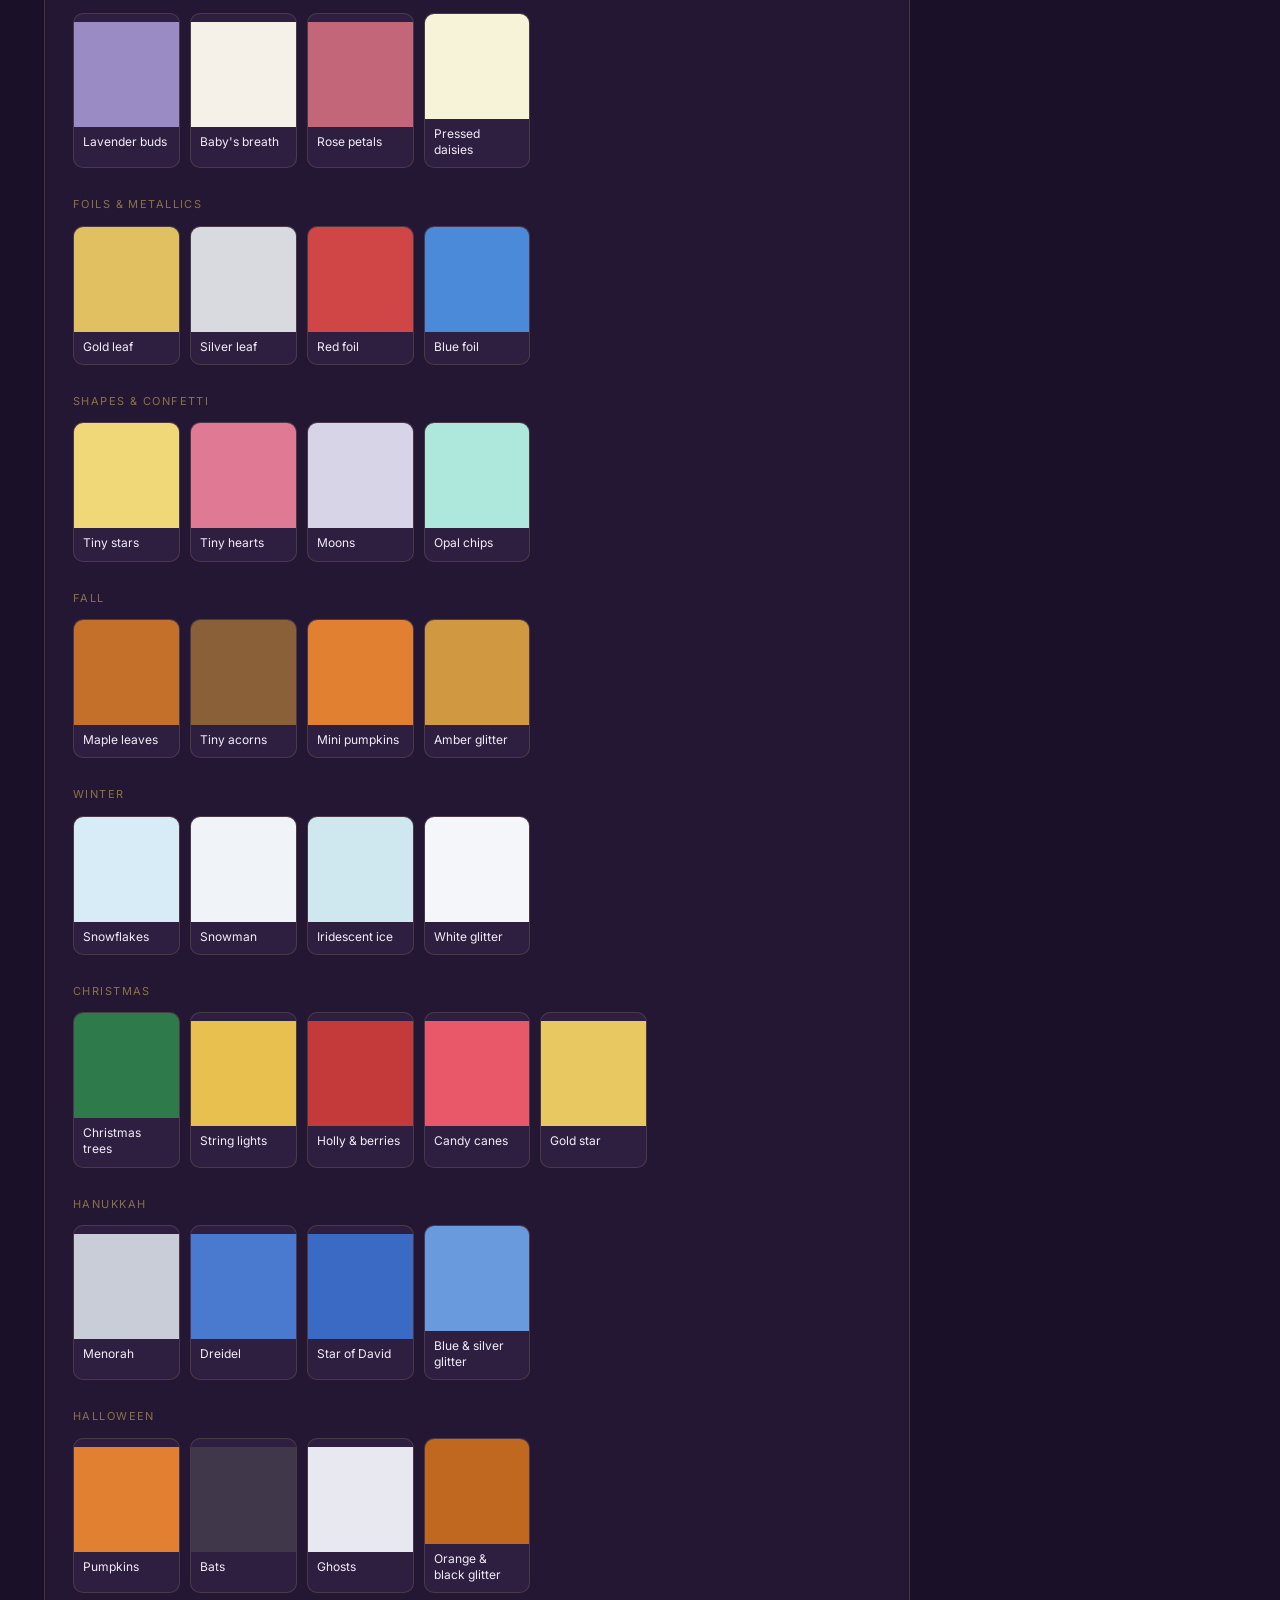
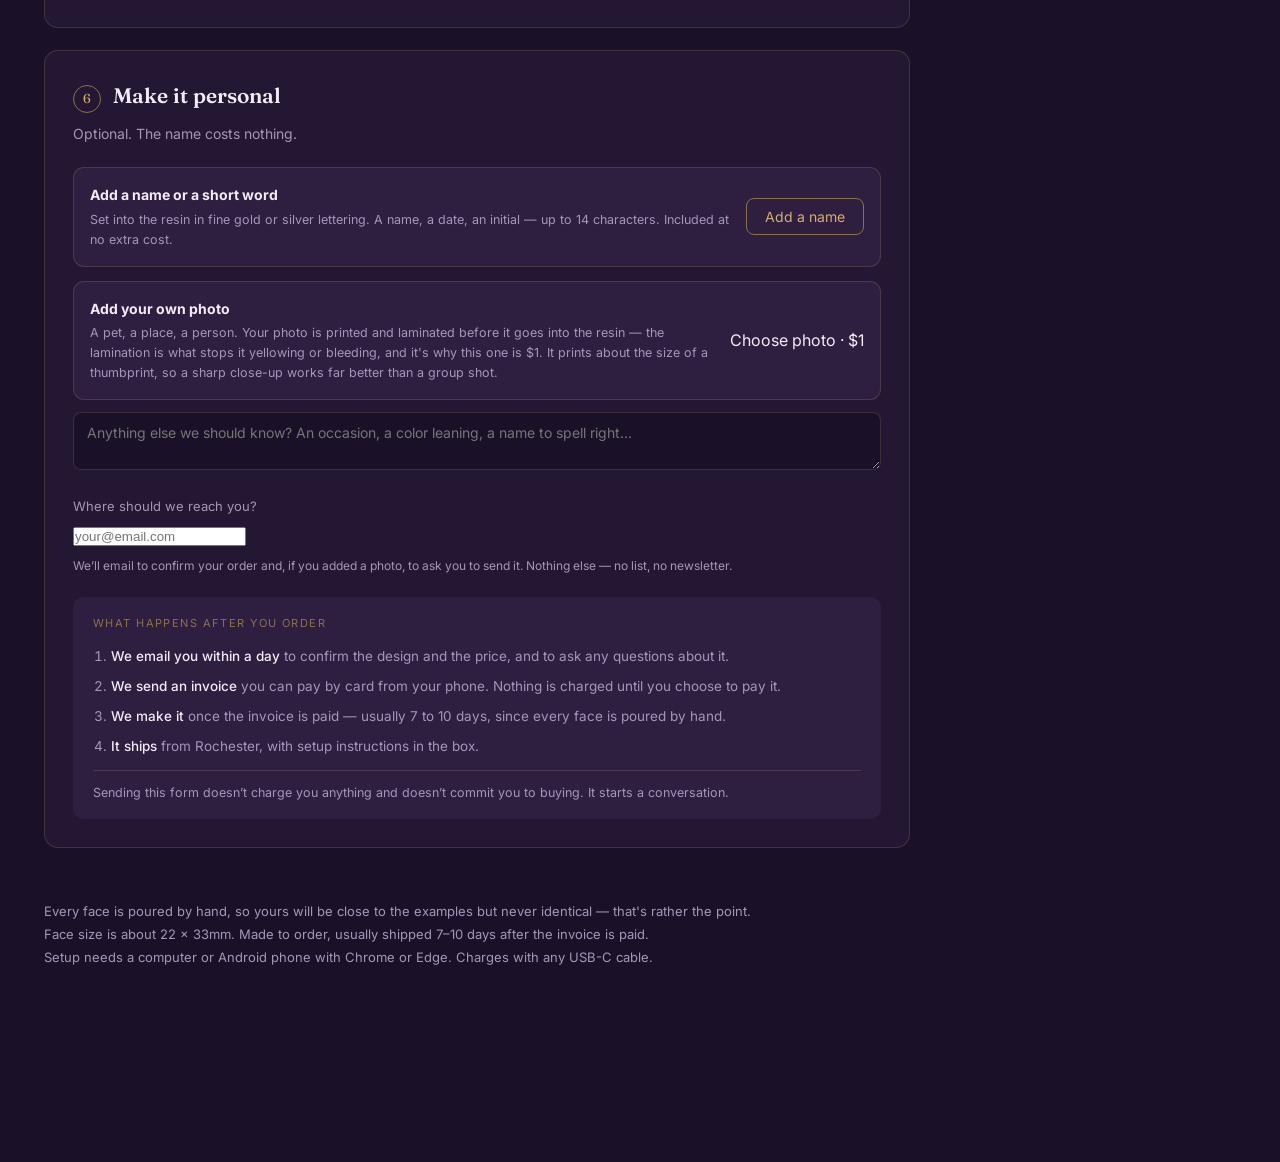
<file: design.html>
<!DOCTYPE html>
<html lang="en">
<head>
<meta charset="UTF-8">
<meta name="viewport" content="width=device-width, initial-scale=1.0">
<title>Design Your Bracelet — Luminary Jewels</title>
<meta name="description" content="Build your own Luminary Jewels bracelet. Choose how it fastens, your band, your metal, your background color, and what goes inside the resin — glitter, dried flowers, seasonal pieces, a name, or your own photo.">
<link href="https://fonts.googleapis.com/css2?family=Fraunces:opsz,wght@9..144,400;9..144,600&family=Inter:wght@400;500;600&display=swap" rel="stylesheet">
<style>
  :root {
    --bg:#1a1129; --bg-card:#241733; --bg-input:#2e1f40;
    --gold:#d4af6a; --gold-dim:#8a7248;
    --text:#f2ecf7; --muted:#a596b8;
    --line:rgba(212,175,106,0.18);
    --green:#4ade80; --amber:#fbbf24;
  }
  * { box-sizing:border-box; margin:0; padding:0; }
  body {
    background:var(--bg); color:var(--text);
    font-family:'Inter',system-ui,sans-serif; line-height:1.6;
    -webkit-font-smoothing:antialiased; padding-bottom:132px;
  }
  h1,h2,h3 { font-family:'Fraunces',Georgia,serif; font-weight:600; }

  nav {
    display:flex; align-items:center; justify-content:space-between;
    padding:22px 32px; border-bottom:1px solid var(--line);
    flex-wrap:wrap; gap:16px;
  }
  .brand { font-family:'Fraunces',serif; font-size:20px; color:var(--gold);
           text-decoration:none; letter-spacing:0.02em; }
  .nav-links { display:flex; gap:26px; list-style:none; flex-wrap:wrap; }
  .nav-links a { color:var(--muted); text-decoration:none; font-size:14px; }
  .nav-links a:hover { color:var(--gold); }

  main { max-width:920px; margin:0 auto; padding:56px 24px 60px; }
  .eyebrow { font-size:12px; letter-spacing:0.16em; text-transform:uppercase;
             color:var(--gold-dim); margin-bottom:14px; }
  h1 { font-size:clamp(32px,5vw,46px); margin-bottom:12px; }
  .lede { color:var(--muted); margin-bottom:44px; max-width:60ch; }

  section { background:var(--bg-card); border:1px solid var(--line);
            border-radius:14px; padding:28px; margin-bottom:22px; }
  .step-head { display:flex; align-items:baseline; gap:12px; margin-bottom:6px; }
  .step-num { font-family:'Fraunces',serif; font-size:13px; color:var(--gold);
              border:1px solid var(--gold-dim); border-radius:50%;
              width:28px; height:28px; display:inline-flex;
              align-items:center; justify-content:center; flex-shrink:0; }
  section h2 { font-size:21px; }
  .section-note { color:var(--muted); font-size:14px; margin:10px 0 22px; }

  /* ---- fastening cards: wider, text-led ---- */
  .fasten-grid { display:grid; gap:14px;
                 grid-template-columns:repeat(auto-fit,minmax(240px,1fr)); }
  .fasten { background:var(--bg-input); border:2px solid transparent;
            border-radius:11px; padding:18px 20px; cursor:pointer;
            text-align:left; font-family:inherit; color:var(--text);
            transition:border-color .15s, transform .15s; }
  .fasten:hover { transform:translateY(-2px); }
  .fasten.sel { border-color:var(--gold); }
  .fasten-name { font-family:'Fraunces',serif; font-size:17px; margin-bottom:5px; }
  .fasten-desc { font-size:13px; color:var(--muted); line-height:1.55; }
  .fasten-count { font-size:11.5px; color:var(--gold-dim); margin-top:9px;
                  letter-spacing:.04em; }

  .grid { display:grid; gap:14px;
          grid-template-columns:repeat(auto-fill,minmax(148px,1fr)); }
  .opt { background:var(--bg-input); border:2px solid transparent;
         border-radius:11px; padding:0; overflow:hidden; cursor:pointer;
         text-align:left; font-family:inherit; color:var(--text);
         transition:border-color .15s, transform .15s; }
  .opt:hover { transform:translateY(-2px); }
  .opt.sel { border-color:var(--gold); }
  .thumb { position:relative; width:100%; aspect-ratio:1/1;
           background:linear-gradient(135deg,#3a2a4d,#2a1c3a);
           display:flex; align-items:center; justify-content:center;
           text-align:center; padding:10px; font-size:10.5px; line-height:1.45;
           color:var(--gold-dim); letter-spacing:.04em;
           border-bottom:1px solid var(--line); }
  .opt-body { padding:11px 13px 13px; }
  .opt-name { font-size:14px; font-weight:500; }
  .opt-meta { font-size:12px; color:var(--muted); margin-top:2px; }
  .light-tag { font-size:11px; margin-top:6px; display:inline-block;
               padding:2px 8px; border-radius:999px; }
  .light-high { background:rgba(74,222,128,.13); color:var(--green); }
  .light-mid  { background:rgba(251,191,36,.13); color:var(--amber); }
  .light-low  { background:rgba(165,150,184,.14); color:var(--muted); }

  .tier-tag { font-size:11px; margin-top:6px; display:inline-block;
              padding:2px 8px; border-radius:999px; }
  .tier-inc  { background:rgba(74,222,128,.13); color:var(--green); }
  .tier-paid { background:rgba(212,175,110,.18); color:var(--gold); }
  .opt-foot { display:flex; align-items:center; justify-content:space-between;
              gap:8px; margin-top:6px; }
  .qty-minus { width:25px; height:25px; line-height:23px; text-align:center;
               border-radius:50%; border:1px solid var(--line);
               background:var(--bg); color:var(--text); font-size:15px;
               flex-shrink:0; cursor:pointer; }
  .qty-minus:hover { border-color:var(--gold); color:var(--gold); }
  /* Shown but not pickable once the strand cap is reached. */
  .opt.dim { opacity:.4; }
  .opt.dim:hover { transform:none; border-color:var(--line); }

  /* ---------- Photo upload ---------- */
  /* The input has to stay focusable for keyboard and screen-reader users,
     so it is hidden off-screen rather than display:none. */
  .visually-hidden { position:absolute; width:1px; height:1px; padding:0;
                     margin:-1px; overflow:hidden; clip:rect(0 0 0 0);
                     white-space:nowrap; border:0; }
  label.toggle { display:inline-block; text-align:center; }
  #photoInput:focus-visible + label.toggle { outline:2px solid var(--gold);
                                             outline-offset:2px; }
  .photo-panel { display:flex; gap:14px; align-items:flex-start;
                 background:var(--bg-input); border-radius:10px;
                 padding:13px; margin:4px 0 14px; }
  .photo-panel img { width:74px; height:74px; object-fit:cover;
                     border-radius:7px; flex-shrink:0;
                     border:1px solid var(--line); }
  .photo-meta { min-width:0; }
  .photo-name { font-size:13.5px; word-break:break-all; }
  .photo-note { font-size:12px; color:var(--muted); margin-top:3px;
                line-height:1.5; }
  .photo-note.warn { color:var(--amber); }
  .photo-actions { display:flex; gap:14px; margin-top:8px; flex-wrap:wrap; }
  .link-btn { background:none; border:none; padding:0; cursor:pointer;
              font-family:inherit; font-size:12.5px; color:var(--gold);
              text-decoration:underline; text-underline-offset:2px; }
  .link-btn:hover { color:var(--text); }

  /* ---------- Live preview ---------- */
  .layout { display:block; }
  .preview-col { margin-bottom:22px; }
  .preview-card { background:var(--bg-card); border:1px solid var(--line);
                  border-radius:14px; overflow:hidden; }
  .preview-art { background:
      radial-gradient(circle at 50% 38%, #34244a 0%, #1d1430 70%);
      display:flex; align-items:center; justify-content:center;
      padding:18px 12px; }
  .preview-art svg { display:block; width:100%; height:auto;
                     max-height:340px; }
  .preview-body { padding:14px 16px 16px; border-top:1px solid var(--line); }
  .preview-title { font-size:11px; letter-spacing:.13em; text-transform:uppercase;
                   color:var(--gold-dim); margin-bottom:6px; }
  .preview-desc { font-size:13px; color:var(--muted); line-height:1.55; }
  .preview-note { font-size:11.5px; color:var(--muted); line-height:1.55;
                  margin-top:10px; opacity:.8; }

  /* Narrow screens: a compact strip pinned under the nav. */
  @media (max-width:1099px) {
    /* The aside comes after the steps in the markup, which is the right
       reading order, but it has to appear above them to be any use while
       picking — hence the flex reorder rather than moving the HTML. */
    .layout { display:flex; flex-direction:column; }
    .preview-col { order:-1; position:sticky; top:0; z-index:40; margin:0 -24px 24px;
                   padding:10px 24px 12px; background:var(--bg);
                   border-bottom:1px solid var(--line); }
    .preview-card { display:flex; align-items:center; gap:14px;
                    border-radius:11px; }
    .preview-art { padding:8px; flex:0 0 78px; }
    .preview-art svg { max-height:96px; }
    .preview-body { border-top:none; border-left:1px solid var(--line);
                    padding:10px 14px; flex:1; }
    .preview-note { display:none; }
  }

  /* Wide screens: real two-column, preview parked beside the steps. */
  @media (min-width:1100px) {
    main { max-width:1240px; }
    .layout { display:grid; grid-template-columns:minmax(0,1fr) 300px;
              gap:26px; align-items:start; }
    .preview-col { position:sticky; top:24px; }
  }

  /* Category pills above the inclusion grid. */
  .pills { display:flex; flex-wrap:wrap; gap:8px; margin-bottom:18px; }
  .pill { background:var(--bg-input); border:1px solid var(--line);
          border-radius:999px; padding:8px 15px; cursor:pointer;
          font-family:inherit; font-size:13px; color:var(--text); }
  .pill:hover { border-color:var(--gold-dim); }
  .pill.sel { background:var(--gold); color:#1a1129; border-color:var(--gold); }
  .pill-n { opacity:.6; font-size:11.5px; margin-left:3px; }

  /* Small photo tiles — many more of these than bands, so they're compact. */
  .mini-grid { display:grid; gap:10px; margin-bottom:6px;
               grid-template-columns:repeat(auto-fill,minmax(104px,1fr)); }
  .mini { background:var(--bg-input); border:1px solid var(--line);
          border-radius:10px; overflow:hidden; cursor:pointer; padding:0;
          text-align:left; font-family:inherit; color:var(--text);
          transition:border-color .15s, transform .15s; }
  .mini:hover { transform:translateY(-2px); border-color:var(--gold-dim); }
  .mini.sel { border-color:var(--gold); }
  .mini-thumb { position:relative; width:100%; aspect-ratio:1/1; }
  .photo-fill { position:absolute; inset:0; width:100%; height:100%;
                object-fit:cover; }
  /* Dark disc, not gold: the swatches run pale and a gold tick vanishes
     on the yellows. This reads on every background in the set. */
  .mini-check { position:absolute; right:5px; bottom:5px; z-index:2;
                background:#1a1129; color:var(--gold); border-radius:999px;
                width:20px; height:20px; font-size:12px; line-height:20px;
                text-align:center; box-shadow:0 0 0 1.5px var(--gold); }
  .mini-name { padding:7px 9px 9px; font-size:12px; line-height:1.35; }
  .mini-extra { display:block; font-size:10.5px; color:var(--gold-dim);
                margin-top:2px; }

  /* Running list of picks, so they stay visible across category switches. */
  .next-steps { background:var(--bg-input); border-radius:10px;
                padding:18px 20px 16px; margin-top:22px; }
  .next-title { font-size:11px; letter-spacing:.13em; text-transform:uppercase;
                color:var(--gold-dim); margin-bottom:12px; }
  .next-steps ol { margin:0 0 0 18px; padding:0; font-size:13.5px;
                   color:var(--muted); line-height:1.7; }
  .next-steps li { margin-bottom:7px; }
  .next-steps strong { color:var(--text); font-weight:500; }
  .next-note { font-size:12.5px; color:var(--muted); margin-top:12px;
               padding-top:12px; border-top:1px solid var(--line);
               line-height:1.6; }

  #photoRights ul { margin:10px 0 12px 18px; padding:0; }
  #photoRights li { margin-bottom:6px; }
  #photoRights p { margin-top:10px; }
  .callout-foot { font-size:12.5px; opacity:.85; padding-top:10px;
                  border-top:1px solid var(--line); }

  .field-label { display:block; font-size:13px; color:var(--muted);
                 margin:18px 0 7px; }
  .field-help { font-size:12px; color:var(--muted); margin-top:7px;
                line-height:1.6; }
  .order-msg { font-size:13.5px; margin-top:12px; line-height:1.6; }
  .order-msg.ok  { color:var(--green); }
  .order-msg.err { color:var(--amber); }

  .tray { background:var(--bg-input); border-radius:9px;
          padding:13px 16px 15px; margin-bottom:22px; }
  .tray-title { font-size:11px; letter-spacing:.13em; text-transform:uppercase;
                color:var(--gold-dim); margin-bottom:10px; }
  .chip-from { font-size:10.5px; opacity:.6; margin-left:5px; }

  .group-title { font-size:11px; letter-spacing:.13em; text-transform:uppercase;
                 color:var(--gold-dim); margin:28px 0 12px; }
  .group-title:first-child { margin-top:0; }
  .chips { display:flex; flex-wrap:wrap; gap:9px; }
  .chip { background:var(--bg-input); border:1px solid var(--line);
          border-radius:999px; padding:9px 16px; cursor:pointer;
          font-family:inherit; font-size:13.5px; color:var(--text);
          display:inline-flex; align-items:center; gap:8px; }
  .chip:hover { border-color:var(--gold-dim); }
  .chip.sel { background:var(--gold); color:#1a1129; border-color:var(--gold); }
  .chip .dot { width:11px; height:11px; border-radius:50%;
               border:1px solid rgba(255,255,255,.3); flex-shrink:0; }
  .chip.sel .dot { border-color:rgba(0,0,0,.3); }
  .chip .extra { font-size:11px; opacity:.75; }

  .counter { display:flex; align-items:center; gap:10px; flex-wrap:wrap;
             background:var(--bg-input); border-radius:9px;
             padding:12px 16px; margin-bottom:20px; font-size:14px; }
  .counter strong { color:var(--gold); }
  .counter .free-left { color:var(--green); }

  .callout { font-size:13.5px; line-height:1.65;
             background:rgba(251,191,36,.07); border:1px solid rgba(251,191,36,.26);
             border-radius:9px; padding:14px 16px; margin:0 0 22px; color:#fcd9a0; }
  .callout strong { color:#fcd34d; }

  .hint { font-size:13px; color:var(--muted); margin:18px 0 0;
          padding-top:16px; border-top:1px solid var(--line); }

  .personal-row { display:flex; align-items:center; gap:14px; flex-wrap:wrap;
                  background:var(--bg-input); border:1px solid var(--line);
                  border-radius:11px; padding:16px; margin-top:14px; }
  .personal-row .label-text { flex:1; min-width:215px; font-size:14px; }
  .personal-row .label-text small { display:block; color:var(--muted);
                                    font-size:12.5px; margin-top:3px; }

  input[type="text"], textarea {
    width:100%; padding:11px 13px; background:var(--bg); color:var(--text);
    border:1px solid var(--line); border-radius:8px;
    font-family:inherit; font-size:14px; margin-top:12px; resize:vertical; }
  input:focus, textarea:focus { outline:none; border-color:var(--gold-dim); }

  button.toggle { background:transparent; border:1px solid var(--gold-dim);
                  color:var(--gold); border-radius:8px; padding:9px 18px;
                  font-family:inherit; font-size:14px; cursor:pointer;
                  white-space:nowrap; }
  button.toggle.on { background:var(--gold); color:#1a1129; }

  .summary { position:fixed; bottom:0; left:0; right:0;
             background:rgba(26,17,41,.96); backdrop-filter:blur(10px);
             border-top:1px solid var(--line); padding:16px 24px; z-index:40; }
  .summary-inner { max-width:920px; margin:0 auto; display:flex;
                   align-items:center; justify-content:space-between;
                   gap:18px; flex-wrap:wrap; }
  .summary-lines { font-size:13px; color:var(--muted); line-height:1.5; }
  .summary-total { font-family:'Fraunces',serif; font-size:25px; }
  .btn-primary { background:var(--gold); color:#1a1129; border:none;
                 border-radius:9px; padding:14px 28px; font-family:inherit;
                 font-size:15px; font-weight:500; cursor:pointer; }
  .btn-primary:hover { background:#e0bd78; }
  .btn-primary:disabled { opacity:.4; cursor:not-allowed; }

  .footnote { color:var(--muted); font-size:13px; line-height:1.8; margin-top:30px; }
</style>
</head>
<body>

<nav>
  <a href="index.html" class="brand">Luminary Jewels</a>
  <ul class="nav-links">
    <li><a href="index.html#shop">Shop</a></li>
    <li><a href="design.html">Design Yours</a></li>
    <li><a href="index.html#how-it-works">How It Works</a></li>
    <li><a href="about.html">About</a></li>
    <li><a href="setup.html">Set Up Bracelet</a></li>
  </ul>
</nav>

<main>
  <div class="eyebrow">Made to order · Hand-poured in Rochester</div>
  <h1>Design your bracelet</h1>
  <p class="lede">
    Every face is the same oval — about 22 × 33mm, roughly the size of your
    thumbprint — so any face you design fits any Luminary Jewels bracelet.
    What changes is everything else.
  </p>

  <div class="layout">
  <div class="steps">

  <!-- ========== 1. HOW IT FASTENS ========== -->
  <section>
    <div class="step-head"><span class="step-num">1</span><h2>How it fastens</h2></div>
    <p class="section-note">
      This decides which bands you can use, so it comes first.
    </p>
    <div class="fasten-grid" id="fastenGrid"></div>
    <p class="hint" id="fastenHint"></p>
  </section>

  <!-- ========== 2. BAND ========== -->
  <section>
    <div class="step-head"><span class="step-num">2</span><h2>Choose your band</h2></div>
    <p class="section-note" id="bandNote">
      Pick how it fastens first and the matching bands will appear here.
    </p>

    <!-- Written from the bands actually on screen, so it never quotes a
         price for a material this fastening doesn't offer. -->
    <p class="section-note" id="tierNote" style="display:none"></p>

    <!-- Only shown for wrap bands, where more than one strand is possible. -->
    <div class="counter" id="strandCounter" style="display:none">
      <span>Strands: <strong id="strandCount">0</strong>
            of <span id="strandCap">4</span></span>
      <span id="strandStatus" class="free-left">Pick at least one</span>
    </div>

    <div id="bandGroups"></div>
  </section>

  <!-- ========== 3. METAL ========== -->
  <section>
    <div class="step-head"><span class="step-num">3</span><h2>Choose your metal</h2></div>
    <p class="section-note">
      The setting your resin face sits in. Each finish is plated over the same
      steel base — the steel is what holds the face on magnetically, so the
      color is purely yours to pick.
    </p>
    <div class="grid" id="metalGrid"></div>
  </section>

  <!-- ========== 4. BACKGROUND ========== -->
  <section>
    <div class="step-head"><span class="step-num">4</span><h2>Choose your background</h2></div>
    <p class="section-note">
      The color poured behind everything else. Mica powders give a pearly
      shimmer; alcohol inks give clear, saturated color.
    </p>

    <div class="callout">
      <strong>Worth knowing before you pick.</strong>
      Your reminder light shines up <em>through</em> this layer, so the background
      tints it. Pale and pearly backgrounds let the colors come through true —
      a green reminder still reads green. Deep colors look beautiful in daylight
      but filter the light: a strong blue background makes every reminder look
      blue-ish, which is exactly what you don't want when you're telling them
      apart at a glance. Each option below says how much light it lets through.
    </div>

    <div class="group-title">Mica powders · pearly shimmer</div>
    <div class="grid" id="micaGrid"></div>

    <div class="group-title">Alcohol inks · clear color</div>
    <div class="grid" id="inkGrid"></div>
  </section>

  <!-- ========== 5. INCLUSIONS ========== -->
  <section>
    <div class="step-head"><span class="step-num">5</span><h2>Choose what goes inside</h2></div>
    <p class="section-note">
      Pick up to five things to set into the resin, at no extra cost. Each one
      after the first five is $1. Mix freely across categories — snowflakes
      from Winter next to gold leaf from Metallics is a perfectly good face.
    </p>

    <!-- Narrows the grid. Picks are kept in the tray below, so switching
         category never loses anything already chosen. -->
    <div class="pills" id="incFilter"></div>

    <div class="counter">
      <span>Chosen: <strong id="pickCount">0</strong> of 5 included</span>
      <span id="pickStatus" class="free-left">5 more included</span>
    </div>

    <div class="tray" id="incChosen" style="display:none"></div>

    <div id="inclusionGroups"></div>
  </section>

  <!-- ========== 6. PERSONALISE ========== -->
  <section>
    <div class="step-head"><span class="step-num">6</span><h2>Make it personal</h2></div>
    <p class="section-note">Optional. The name costs nothing.</p>

    <div class="personal-row">
      <div class="label-text">
        <strong>Add a name or a short word</strong>
        <small>
          Set into the resin in fine gold or silver lettering. A name, a date,
          an initial — up to 14 characters. Included at no extra cost.
        </small>
      </div>
      <button class="toggle" id="nameBtn">Add a name</button>
    </div>
    <input type="text" id="nameText" maxlength="14" style="display:none"
           placeholder="What should it say? (up to 14 characters)">

    <div class="personal-row">
      <div class="label-text">
        <strong>Add your own photo</strong>
        <small>
          A pet, a place, a person. Your photo is printed and laminated before it
          goes into the resin — the lamination is what stops it yellowing or
          bleeding, and it's why this one is $1. It prints about the size of a
          thumbprint, so a sharp close-up works far better than a group shot.
        </small>
      </div>
      <!-- A real file input, hidden, driven by the label. On a phone this is
           what opens the camera roll; accept="image/*" is what filters it to
           photos and offers Take Photo alongside the library. -->
      <input type="file" id="photoInput" accept="image/*" class="visually-hidden">
      <label for="photoInput" class="toggle" id="photoBtn">Choose photo · $1</label>
    </div>

    <div class="photo-panel" id="photoPanel" style="display:none">
      <img id="photoThumb" alt="The photo you chose">
      <div class="photo-meta">
        <div class="photo-name" id="photoName"></div>
        <div class="photo-note" id="photoNote"></div>
        <div class="photo-actions">
          <label for="photoInput" class="link-btn">Choose a different one</label>
          <button type="button" class="link-btn" id="photoClear">Remove</button>
        </div>
      </div>
    </div>

    <div class="callout" id="photoRights" style="display:none">
      <strong>What makes a photo print well</strong>
      <ul>
        <li><strong>Sharp and well lit.</strong> It prints at about the size of
          a thumbprint, so anything blurry or dim gets worse, not better. A
          photo taken outdoors or by a window beats one taken at night.</li>
        <li><strong>One clear subject, close up.</strong> A face, a pet, one
          flower. A group shot at this size becomes unrecognisable.</li>
        <li><strong>JPEG or PNG.</strong> If it came off an iPhone it may be a
          HEIC file, which we can’t print — the page will tell you if so.</li>
        <li><strong>The original, not a screenshot.</strong> Screenshots and
          photos saved from social media lose most of their detail.</li>
      </ul>
      <p>
        <strong>Only send photos you took or have permission to use.</strong>
        We can’t print copyrighted images — cartoon and film characters,
        sports logos, album art, or professional portraits. A photographer
        usually holds the rights to a portrait even when you are the person
        in it. If we can’t print what you send we’ll say so and refund the
        photo charge.
      </p>
      <p class="callout-foot">
        Your photo stays on your own device — this page reads it to show you
        the preview and nothing is uploaded. We’ll email you after your order
        asking you to send the original, which is the copy we print from.
      </p>
    </div>

    <textarea id="notes" rows="2"
      placeholder="Anything else we should know? An occasion, a color leaning, a name to spell right…"></textarea>

    <!-- Needed to reply. Without it an order arrives with no way to answer. -->
    <label class="field-label" for="orderEmail">Where should we reach you?</label>
    <input type="email" id="orderEmail" placeholder="your@email.com">
    <p class="field-help">
      We’ll email to confirm your order and, if you added a photo, to ask you
      to send it. Nothing else — no list, no newsletter.
    </p>
    <p class="order-msg" id="orderMsg"></p>

    <!-- Someone submitting this needs to know whether they have just been
         charged. They have not, and saying so plainly is the point. -->
    <div class="next-steps">
      <div class="next-title">What happens after you order</div>
      <ol>
        <li><strong>We email you within a day</strong> to confirm the design
            and the price, and to ask any questions about it.</li>
        <li><strong>We send an invoice</strong> you can pay by card from your
            phone. Nothing is charged until you choose to pay it.</li>
        <li><strong>We make it</strong> once the invoice is paid — usually
            7 to 10 days, since every face is poured by hand.</li>
        <li><strong>It ships</strong> from Rochester, with setup instructions
            in the box.</li>
      </ol>
      <p class="next-note">
        Sending this form doesn’t charge you anything and doesn’t commit
        you to buying. It starts a conversation.
      </p>
    </div>
  </section>

  </div><!-- /.steps -->

  <!-- Live preview. Sticky beside the steps on a wide screen, and pinned
       under the nav on a narrow one, so it is always in sight while picking. -->
  <aside class="preview-col">
    <div class="preview-card">
      <div class="preview-art" id="previewArt"></div>
      <div class="preview-body">
        <div class="preview-title">Your design so far</div>
        <div class="preview-desc" id="previewDesc">Start by choosing how it fastens.</div>
      </div>
    </div>
    <p class="preview-note">
      An impression, not a photograph. Resin is poured by hand, so pieces settle
      where they settle — yours will have this character without matching it
      exactly.
    </p>
  </aside>
  </div><!-- /.layout -->

  <p class="footnote">
    Every face is poured by hand, so yours will be close to the examples but never
    identical — that's rather the point.<br>
    Face size is about 22 × 33mm. Made to order, usually shipped 7–10 days after
    the invoice is paid.<br>
    Setup needs a computer or Android phone with Chrome or Edge. Charges with any
    USB-C cable.
  </p>
</main>

<div class="summary">
  <div class="summary-inner">
    <div>
      <div class="summary-lines" id="summaryLines">Start by choosing how it fastens</div>
      <div class="summary-total" id="summaryTotal">$79.99</div>
    </div>
    <button class="btn-primary" id="orderBtn" disabled>Reserve Yours</button>
  </div>
</div>

<script>
/* ==================================================================
   Luminary Jewels — bracelet designer

   Pricing:
     Starter kit (bracelet + band + one resin face)   $79.99 founding
     Up to five inclusions                            included
     Each inclusion beyond five                       $1
     A name set into the resin                        included
     Personal photo (printed and laminated)           $1
     Band tier                                        $0 / $6 / $10 / $15

   The base price covers a band from the Included tier. Anything richer
   than that adds its tier price. A wrap band is priced strand by strand,
   because that is how it is actually made — each strand is a separate
   material, bought and finished separately.
   ================================================================== */

/* Paste the same Web3Forms access key you put in index.html. With a key,
   orders arrive in your inbox and in the dashboard, with every choice
   listed. Without one, the order still reaches you — it opens the
   customer's email app with the spec filled in, which is what it did
   before. The difference is that a posted order can't be abandoned
   halfway by a phone with no mail app set up. */
const FORM_KEY = '6a493fc0-9e4e-4e39-a275-f89d38b9dbdd';   // Web3Forms access key

/* Card payment on the page. Empty until the checkout worker is deployed —
   see checkout/checkout-worker.js, which has the setup steps. Paste the
   worker's …workers.dev address between the quotes and the Reserve button
   takes customers straight to a Stripe card page.

   While it is empty the order is emailed to you exactly as it is now and
   you invoice as normal, so the site works either way.

   PRICE_VERSION must match the number in the worker. Bump both together
   whenever a price changes. */
const CHECKOUT_URL  = '';
const PRICE_VERSION = 2;
const FORM_URL = 'https://api.web3forms.com/submit';
const CONTACT  = 'luminaryjewels27@gmail.com';

const BASE_PRICE      = 79.99;
const FREE_INCLUSIONS = 5;
const EXTRA_COST      = 1;
const PHOTO_COST      = 1;

/* ------------------------------------------------------------------
   WHAT EACH BAND ADDS

   `add` is dollars on top of the base price. The base already covers a
   nylon or silicone strap, which is why those are 0.

   These come from real material costs, checked September 2026:

     flat leather cord      $0.30-0.60 per metre, so about 25c a strand
     nylon NATO strap       $2.00-5.60 each at factory pricing
     decorated leather cord $1-3 per strand, bought finished
     metal mesh strap       $5-10 each

   A wrap strand is CORD, not a watch strap, and costs a fraction of one
   — which is why four leather strands cost $8 here and not $24.

   The decorated strands are bought ready-made with the pearls or stones
   already on the cord. Nothing is strung or knotted here, which is what
   keeps them at $3 instead of the $9 hand-knotted pearls would cost.

   Adjust any single number below against your own supplier quotes.
   Nothing else needs changing.
   ------------------------------------------------------------------ */

/* Up to four strands fit through the gap under the setting, and the same
   strand can be chosen more than once. Spring-bar and NATO bands are one
   continuous strap by construction, so they cap at one. */
const MAX_STRANDS = { spring:1, nato:1, wrap:4 };

/* ------------------------------------------------------------------
   PHOTO PLACEHOLDERS

   Every option has an `img` field, empty for now, so a labelled
   placeholder shows instead. Drop in a real photo like this:

       img: 'images/bands/nato-bond-stripe.jpg'

   Square images work best — they display 1:1.
   ------------------------------------------------------------------ */

/* How the band attaches. This is a real mechanical difference, not just
   a style: spring-bar straps clip to the sides of the setting, while
   NATO and wrap bands pass underneath it in one continuous piece. */
const FASTENINGS = [
  /* `short` is the form used mid-sentence in the summary — "NATO" must
     keep its capitals, so lowercasing `name` there won't do. */
  { id:'spring', active:false, name:'Spring bar', short:'spring bar',
    desc:'The strap clips to each side of the setting on standard 20mm ' +
         'spring bars. Quickest to change, and any 20mm watch strap you ' +
         'already own will fit.',
    hint:'Spring-bar straps sit flush against the wrist on either side of the face.' },
  { id:'nato', active:false, name:'NATO pass-through', short:'NATO',
    desc:'One continuous strap that threads underneath the setting. The ' +
         'face can slide along it, and the strap keeps hold even if one ' +
         'spring bar ever gives way.',
    hint:'NATO straps pass under the face, so the bracelet sits a couple of millimetres higher on the wrist — and the strap shows on both sides of the setting.' },
  { id:'wrap', active:false, name:'Wrap', short:'wrap',
    desc:'A longer cord or strap that threads under the setting and winds ' +
         'around the wrist two or three times. The most jewellery-like of ' +
         'the three.',
    hint:'Wrap bands also pass under the face. They suit smaller wrists best — on a larger wrist a wrap may only go around twice.' },
];

const BANDS = [
  /* ---- Spring bar ---- */
  { id:'sb-blk-sil', active:true,  fasten:'spring', group:'Silicone',
    name:'Black silicone',  meta:'Soft, sporty, waterproof', img:'', add:0, hex:'#1f1f24' },
  { id:'sb-cre-sil', active:false,  fasten:'spring', group:'Silicone',
    name:'Cream silicone',  meta:'Soft, everyday',           img:'', add:0, hex:'#e8e0d4' },
  { id:'sb-tan-lea', active:true,  fasten:'spring', group:'Leather',
    name:'Tan leather',     meta:'Warm, classic',            img:'', add:5, hex:'#b8834a' },
  { id:'sb-blk-lea', active:true,  fasten:'spring', group:'Leather',
    name:'Black leather',   meta:'Sharp, dressy',            img:'', add:5, hex:'#2a2429' },
  { id:'sb-brn-lea', active:false,  fasten:'spring', group:'Leather',
    name:'Brown leather',   meta:'Soft, worn-in look',       img:'', add:5, hex:'#6b4530' },
  { id:'sb-gld-mesh', active:true, fasten:'spring', group:'Metal mesh',
    name:'Gold mesh',       meta:'Jewellery-first',          img:'', add:8, hex:'#d4af6a' },
  { id:'sb-sil-mesh', active:false, fasten:'spring', group:'Metal mesh',
    name:'Silver mesh',     meta:'Jewellery-first',          img:'', add:8, hex:'#c9ccd4' },

  /* ---- NATO: eight nylon, two leather ---- */
  { id:'na-black', active:true,   fasten:'nato', group:'Nylon NATO',
    name:'Black',          meta:'Goes with everything',      img:'', add:0, hex:'#23232a' },
  { id:'na-navy', active:true,    fasten:'nato', group:'Nylon NATO',
    name:'Navy',           meta:'Deep, easy blue',           img:'', add:0, hex:'#22345e' },
  { id:'na-charcoal', active:false,fasten:'nato', group:'Nylon NATO',
    name:'Charcoal',       meta:'Soft grey',                 img:'', add:0, hex:'#444a55' },
  { id:'na-stripe', active:false,  fasten:'nato', group:'Nylon NATO',
    name:'Grey stripe',    meta:'Classic striped weave',     img:'', add:0, hex:'#6e7480' },
  { id:'na-olive', active:false,   fasten:'nato', group:'Nylon NATO',
    name:'Olive',          meta:'Muted green',               img:'', add:0, hex:'#5f6b42' },
  { id:'na-burg', active:false,    fasten:'nato', group:'Nylon NATO',
    name:'Burgundy',       meta:'Deep wine red',             img:'', add:0, hex:'#6e2230' },
  { id:'na-cream', active:false,   fasten:'nato', group:'Nylon NATO',
    name:'Cream',          meta:'Pale and summery',          img:'', add:0, hex:'#e2d8c6' },
  { id:'na-rose', active:true,    fasten:'nato', group:'Nylon NATO',
    name:'Dusty rose',     meta:'Soft muted pink',           img:'', add:0, hex:'#c08a8e' },
  { id:'na-lea-tan', active:true, fasten:'nato', group:'Leather NATO',
    name:'Tan leather',    meta:'Dressier than nylon',       img:'', add:5, hex:'#b8834a' },
  { id:'na-lea-blk', active:false, fasten:'nato', group:'Leather NATO',
    name:'Black leather',  meta:'Dressier than nylon',       img:'', add:5, hex:'#2a2429' },

  /* ---- Wrap: leather, then ornamental ---- */
  { id:'wr-brd-tan', active:true, fasten:'wrap', group:'Leather wrap',
    name:'Braided tan',    meta:'Three-strand braid',        img:'', add:2, hex:'#b8834a' },
  { id:'wr-brd-brn', active:false, fasten:'wrap', group:'Leather wrap',
    name:'Braided brown',  meta:'Three-strand braid',        img:'', add:2, hex:'#6b4530' },
  { id:'wr-brd-blk', active:true, fasten:'wrap', group:'Leather wrap',
    name:'Braided black',  meta:'Three-strand braid',        img:'', add:2, hex:'#2a2429' },
  { id:'wr-flat-tan', active:false,fasten:'wrap', group:'Leather wrap',
    name:'Flat tan',       meta:'Single smooth strap',       img:'', add:2, hex:'#c08e57' },
  { id:'wr-suede', active:false,   fasten:'wrap', group:'Leather wrap',
    name:'Grey suede',     meta:'Soft matte finish',         img:'', add:2, hex:'#7d7a80' },
  { id:'wr-pearl', active:true,   fasten:'wrap', group:'Ornamental wrap',
    name:'Pearl & leather',meta:'Faux pearls on leather',    img:'', add:3, hex:'#e8e0cc' },
  { id:'wr-bead', active:false,    fasten:'wrap', group:'Ornamental wrap',
    name:'Crystal & leather',meta:'Faceted stones on leather',img:'', add:3, hex:'#9fd0da' },
  { id:'wr-chain', active:false,   fasten:'wrap', group:'Ornamental wrap',
    name:'Chain & leather',meta:'Fine chain beside leather', img:'', add:3, hex:'#8e7a5e' },
  { id:'wr-velvet', active:false,  fasten:'wrap', group:'Ornamental wrap',
    name:'Velvet ribbon',  meta:'Soft, dressy',              img:'', add:2, hex:'#7a2f52' },
  /* Waxed cord is the cheapest strand and the one people stack, so it gets
     its own group rather than sitting among the ornamental ones. */
  { id:'wr-cord', active:true, fasten:'wrap', group:'Waxed cord',
    name:'Natural', meta:'Undyed cotton', img:'', add:0, hex:'#4a3a2e' },
  { id:'wr-cord-red', active:true, fasten:'wrap', group:'Waxed cord',
    name:'Red', meta:'Waxed cotton', img:'', add:0, hex:'#c03a3a' },
  { id:'wr-cord-orange', active:true, fasten:'wrap', group:'Waxed cord',
    name:'Orange', meta:'Waxed cotton', img:'', add:0, hex:'#e07a2f' },
  { id:'wr-cord-yellow', active:true, fasten:'wrap', group:'Waxed cord',
    name:'Yellow', meta:'Waxed cotton', img:'', add:0, hex:'#e8c74a' },
  { id:'wr-cord-green', active:true, fasten:'wrap', group:'Waxed cord',
    name:'Green', meta:'Waxed cotton', img:'', add:0, hex:'#3f8f55' },
  { id:'wr-cord-blue', active:true, fasten:'wrap', group:'Waxed cord',
    name:'Blue', meta:'Waxed cotton', img:'', add:0, hex:'#2f5fa8' },
  { id:'wr-cord-purple', active:true, fasten:'wrap', group:'Waxed cord',
    name:'Purple', meta:'Waxed cotton', img:'', add:0, hex:'#7a4a9a' },
  { id:'wr-cord-pink', active:true, fasten:'wrap', group:'Waxed cord',
    name:'Pink', meta:'Waxed cotton', img:'', add:0, hex:'#e07a9a' },
  { id:'wr-cord-gold', active:true, fasten:'wrap', group:'Waxed cord',
    name:'Gold', meta:'Metallic cord', img:'', add:0, hex:'#c9a227' },
  { id:'wr-cord-silver', active:true, fasten:'wrap', group:'Waxed cord',
    name:'Silver', meta:'Metallic cord', img:'', add:0, hex:'#b8bcc4' },
];

const METALS = [
  { id:'m-gold', active:true, name:'Gold',        meta:'Warm, classic',       img:'', hex:'#d4af6a' },
  { id:'m-rose', active:false, name:'Rose gold',   meta:'Soft, pink-toned',    img:'', hex:'#dba08f' },
  { id:'m-silv', active:true, name:'Silver',      meta:'Bright, neutral',     img:'', hex:'#c9ccd4' },
  { id:'m-blk', active:true,  name:'Matte black', meta:'Modern, understated', img:'', hex:'#3a3440' },
];

/* `light` says how much reminder light gets through:
   high = colors stay true, mid = slightly tinted, low = strongly tinted. */
const MICA = [
  { id:'k-clear', active:true,   name:'Clear',        meta:'No background at all', light:'high', img:'', hex:'', sheen:true },
  { id:'k-pearl', active:true,   name:'Pearl white',  meta:'Soft milky shimmer',   light:'high', img:'', hex:'#f2ece2', sheen:true },
  { id:'k-champ', active:true,   name:'Champagne',    meta:'Warm pale gold',       light:'high', img:'', hex:'#e8d9b8', sheen:true },
  { id:'k-blush', active:true,   name:'Blush',        meta:'Pale pink shimmer',    light:'high', img:'', hex:'#f0cfd2', sheen:true },
  { id:'k-lav', active:false,     name:'Lavender',     meta:'Pale purple shimmer',  light:'high', img:'', hex:'#d8ccec', sheen:true },
  { id:'k-sky', active:false,     name:'Sky',          meta:'Pale blue shimmer',    light:'mid',  img:'', hex:'#c6dcee', sheen:true },
  { id:'k-mint', active:false,    name:'Mint',         meta:'Pale green shimmer',   light:'mid',  img:'', hex:'#c6e4d2', sheen:true },
  { id:'k-gold', active:true,    name:'Antique gold', meta:'Deep metallic gold',   light:'mid',  img:'', hex:'#b8934a', sheen:true },
  { id:'k-copper', active:false,  name:'Copper',       meta:'Warm metallic',        light:'mid',  img:'', hex:'#b57a52', sheen:true },
  { id:'k-silver', active:false,  name:'Silver',       meta:'Cool metallic',        light:'mid',  img:'', hex:'#c2c6cf', sheen:true },
  { id:'k-teal', active:false,    name:'Deep teal',    meta:'Rich blue-green',      light:'low',  img:'', hex:'#1f6b6e', sheen:true },
  { id:'k-plum', active:false,    name:'Plum',         meta:'Deep purple',          light:'low',  img:'', hex:'#5c3560', sheen:true },
  { id:'k-midnight', active:true,name:'Midnight',     meta:'Near-black shimmer',   light:'low',  img:'', hex:'#2a2434', sheen:true },
];

const INKS = [
  { id:'i-blush', active:true,   name:'Blush pink',  meta:'Soft and translucent', light:'high', img:'', hex:'#f0b8c4', sheen:false },
  { id:'i-butter', active:false,  name:'Buttercup',   meta:'Pale sunny yellow',    light:'high', img:'', hex:'#f2e08a', sheen:false },
  { id:'i-seafoam', active:true, name:'Seafoam',     meta:'Pale blue-green',      light:'high', img:'', hex:'#a8dcd0', sheen:false },
  { id:'i-lilac', active:false,   name:'Lilac',       meta:'Pale violet',          light:'high', img:'', hex:'#cdb8e8', sheen:false },
  { id:'i-coral', active:false,   name:'Coral',       meta:'Warm orange-pink',     light:'mid',  img:'', hex:'#f0906e', sheen:false },
  { id:'i-ocean', active:true,   name:'Ocean blue',  meta:'Clear mid blue',       light:'mid',  img:'', hex:'#3f8fd0', sheen:false },
  { id:'i-emerald', active:false, name:'Emerald',     meta:'Clear green',          light:'mid',  img:'', hex:'#2f9f70', sheen:false },
  { id:'i-amber', active:true,   name:'Amber',       meta:'Warm honey',           light:'mid',  img:'', hex:'#d99430', sheen:false },
  { id:'i-sapph', active:false,   name:'Sapphire',    meta:'Deep saturated blue',  light:'low',  img:'', hex:'#24459e', sheen:false },
  { id:'i-ruby', active:true,    name:'Ruby',        meta:'Deep saturated red',   light:'low',  img:'', hex:'#a8203a', sheen:false },
  { id:'i-violet', active:false,  name:'Deep violet', meta:'Rich purple',          light:'low',  img:'', hex:'#5a2a8e', sheen:false },
  { id:'i-ink', active:true,     name:'Inkwell',     meta:'Darkest blue-black',   light:'low',  img:'', hex:'#161a2e', sheen:false },
];

/* ------------------------------------------------------------------
   INCLUSIONS — what goes inside the resin

   Every theme is its own category. Christmas holds trees, lights and
   candy canes; Winter holds the snowman and the snowflakes. That way a
   customer building a Christmas face isn't scrolling past beach shells,
   and you can add a whole new theme by adding one entry here.

   `kind` drives the filter bar at the top of the step:
       material  always relevant, shown first
       season    spring / summer / fall / winter
       holiday   dated occasions

   PHOTOS
   Set AUTO_IMAGES to true once you have photographs. Each one is looked
   up at   images/inclusions/<id>.jpg   — so the gold glitter photo is
   images/inclusions/g-gold.jpg. Anything missing quietly falls back to
   the colored placeholder, so you can add them a few at a time.
   ------------------------------------------------------------------ */
/* ------------------------------------------------------------------
   WHAT IS ON SALE

   Every option carries active:true or active:false. Only the active ones
   appear on the page — nothing is deleted, so turning one back on is a
   one-word change when you stock it.

   The founding run is deliberately narrow: 12 bands, 3 metals, 12
   backgrounds and 37 elements. You cannot hold four of every strand and
   99 elements for 30 bracelets, and an option nobody can actually get is
   worse than one that was never offered.

   Off-season holidays are switched off rather than removed. Turn
   Valentine's on in January, Spring in March.

   Set SHOW_EVERYTHING to true to see the full catalogue while you plan.
   Leave it false on the live site.
   ------------------------------------------------------------------ */
const SHOW_EVERYTHING = false;

function isActive(o) { return SHOW_EVERYTHING || o.active !== false; }

const AUTO_IMAGES = false;

/* One folder per kind of option. A photo is found by its id, so the gold
   glitter photo is images/inclusions/g-gold.jpg and the tan leather strap
   is images/bands/sb-tan-lea.jpg. Nothing here needs editing when you add
   photos — only the AUTO_IMAGES switch above. */
const IMG_DIRS = {
  band:       'images/bands/',
  metal:      'images/metals/',
  background: 'images/backgrounds/',
  inclusion:  'images/inclusions/',
};

/* Tried in order. The first one that loads wins, so it doesn't matter
   whether a photo came off a phone as .jpg or out of an editor as .png. */
const IMG_EXTS = ['.jpg', '.jpeg', '.png', '.webp'];

/* Called from the img's own onerror, so it has to be a global function
   declaration — an arrow assigned to a const would not be reachable. */
function nextPhoto(img, base) {
  const i = parseInt(img.dataset.tryExt || '1', 10);
  if (i < IMG_EXTS.length) {
    img.dataset.tryExt = i + 1;
    img.src = base + IMG_EXTS[i];
  } else {
    img.remove();        // no photo yet: the placeholder underneath shows
  }
}

/* An <img> laid over the placeholder, or nothing at all. Anything with an
   explicit `img` path in the data wins over the automatic lookup. */
function photoTag(kind, o) {
  if (o.img) return '<img class="photo-fill" src="' + o.img + '" alt="">';
  if (!AUTO_IMAGES) return '';
  const base = IMG_DIRS[kind] + o.id;
  return '<img class="photo-fill" src="' + base + IMG_EXTS[0] + '" alt="" ' +
         'data-try-ext="1" onerror="nextPhoto(this, \'' + base + '\')">';
}

const INCLUSIONS = [
  /* ---------- Materials: relevant to every theme ---------- */
  { group:'Glitter & shimmer', kind:'material', shape:'sparkle', density:'fine', items:[
    { id:'g-gold', active:true, name:'Gold glitter',        swatch:'#d4af6a' },
    { id:'g-silv', active:true, name:'Silver glitter',      swatch:'#c9ccd4' },
    { id:'g-rose', active:false, name:'Rose gold glitter',   swatch:'#e0a899' },
    { id:'g-holo', active:true, name:'Holographic glitter', swatch:'#9be8e0' },
    { id:'g-chnk', active:false, name:'Chunky glitter',      swatch:'#e8c4f0' },
    { id:'g-iri', active:true,  name:'Iridescent flakes',   swatch:'#cfe8f0' },
  ]},
  { group:'Dried botanicals', kind:'material', shape:'leaf', density:'mid', items:[
    { id:'b-lav', active:true,   name:'Lavender buds',    swatch:'#9b8bc4' },
    { id:'b-baby', active:true,  name:"Baby's breath",    swatch:'#f5f1e8' },
    { id:'b-rose', active:true,  name:'Rose petals',      swatch:'#c4667a' },
    { id:'b-daisy', active:true, name:'Pressed daisies',  swatch:'#f7f3d8' },
    { id:'b-fern', active:false,  name:'Tiny fern fronds', swatch:'#7a9b6a' },
    { id:'b-corn', active:false,  name:'Cornflower blue',  swatch:'#6a85c4' },
    { id:'b-euc', active:false,   name:'Eucalyptus leaf',  swatch:'#8fae9b' },
  ]},
  { group:'Foils & metallics', kind:'material', shape:'flake', density:'fine', items:[
    { id:'f-gold', active:true, name:'Gold leaf',      swatch:'#e0c060' },
    { id:'f-silv', active:true, name:'Silver leaf',    swatch:'#d8dae0' },
    { id:'f-bron', active:false, name:'Bronze leaf',    swatch:'#b07a42' },
    { id:'f-red', active:true,  name:'Red foil',       swatch:'#d04545' },
    { id:'f-green', active:false,name:'Green foil',     swatch:'#3fa060' },
    { id:'f-blue', active:true, name:'Blue foil',      swatch:'#4a8ad8' },
    { id:'f-dblue', active:false,name:'Deep blue foil', swatch:'#2a4a9a' },
    { id:'f-pink', active:false, name:'Hot pink foil',  swatch:'#e84a9a' },
  ]},
  { group:'Shapes & confetti', kind:'material', shape:'dot', density:'mid', items:[
    { id:'s-star', active:true,   name:'Tiny stars',       swatch:'#f0d878', shape:'star' },
    { id:'s-heart', active:true,  name:'Tiny hearts',      swatch:'#e07a94', shape:'heart' },
    { id:'s-moon', active:true,   name:'Moons',            swatch:'#d8d4e8' },
    { id:'s-shell', active:false,  name:'Crushed seashell', swatch:'#f0e0d0' },
    { id:'s-opal', active:true,   name:'Opal chips',       swatch:'#aee8dd', shape:'flake' },
    { id:'s-butter', active:false, name:'Butterflies',      swatch:'#f0a8d0', shape:'petal' },
  ]},

  /* ---------- Seasons ---------- */
  { group:'Spring', kind:'season', shape:'petal', density:'mid', items:[
    { id:'sp-blossom', active:false, name:'Cherry blossom',   swatch:'#f0b8cc', shape:'petal' },
    { id:'sp-bud', active:false,     name:'Green buds',       swatch:'#a8cc7a' },
    { id:'sp-bee', active:false,     name:'Tiny bees',        swatch:'#e8c050' },
    { id:'sp-rain', active:false,    name:'Raindrop beads',   swatch:'#bcd8e8' },
    { id:'sp-pastel', active:false,  name:'Pastel confetti',  swatch:'#e8d0f0' },
    { id:'sp-tulip', active:false,   name:'Pressed tulip',    swatch:'#e07a8a', shape:'petal' },
  ]},
  { group:'Summer', kind:'season', shape:'dot', density:'mid', items:[
    { id:'su-sun', active:false,    name:'Sunflower petal',  swatch:'#f0c040' },
    { id:'su-shell', active:false,  name:'Tiny seashells',   swatch:'#f0e2d0' },
    { id:'su-star', active:false,   name:'Starfish',         swatch:'#e8a878' },
    { id:'su-wave', active:false,   name:'Aqua glitter',     swatch:'#58c8e8' },
    { id:'su-palm', active:false,   name:'Palm leaf',        swatch:'#4aa878', shape:'leaf' },
    { id:'su-citrus', active:false, name:'Citrus slice',     swatch:'#f09030' },
  ]},
  { group:'Fall', kind:'season', shape:'leaf', density:'mid', items:[
    { id:'fa-maple', active:true,  name:'Maple leaves',     swatch:'#c4702a', shape:'leaf' },
    { id:'fa-acorn', active:true,  name:'Tiny acorns',      swatch:'#8a6038' },
    { id:'fa-pump', active:true,   name:'Mini pumpkins',    swatch:'#e08030' },
    { id:'fa-amber', active:true,  name:'Amber glitter',    swatch:'#d09840' },
    { id:'fa-wheat', active:false,  name:'Wheat sprig',      swatch:'#d8b870', shape:'leaf' },
    { id:'fa-berry', active:false,  name:'Red berries',      swatch:'#b03a3a' },
  ]},
  { group:'Winter', kind:'season', shape:'sparkle', density:'mid', items:[
    { id:'wi-flake', active:true,  name:'Snowflakes',       swatch:'#d8ecf8', shape:'sparkle' },
    { id:'wi-snow', active:true,   name:'Snowman',          swatch:'#f0f4f8' },
    { id:'wi-branch', active:false, name:'Frosted branch',   swatch:'#b8ccd8', shape:'leaf' },
    { id:'wi-ice', active:true,    name:'Iridescent ice',   swatch:'#cfe8f0' },
    { id:'wi-white', active:true,  name:'White glitter',    swatch:'#f4f6fa' },
    { id:'wi-mitten', active:false, name:'Tiny mittens',     swatch:'#d05868' },
  ]},

  /* ---------- Holidays ---------- */
  { group:'Christmas', kind:'holiday', shape:'dot', density:'few', items:[
    { id:'xm-tree', active:true,   name:'Christmas trees',  swatch:'#2f7a4a', shape:'tri' },
    { id:'xm-light', active:true,  name:'String lights',    swatch:'#e8c050' },
    { id:'xm-holly', active:true,  name:'Holly & berries',  swatch:'#c43a3a', shape:'leaf' },
    { id:'xm-cane', active:true,   name:'Candy canes',      swatch:'#e85868' },
    { id:'xm-star', active:true,   name:'Gold star',        swatch:'#e8c860', shape:'star' },
    { id:'xm-orn', active:false,    name:'Tiny ornaments',   swatch:'#c04858' },
    { id:'xm-glit', active:false,   name:'Red & green glitter', swatch:'#4a9a5a' },
  ]},
  { group:'Hanukkah', kind:'holiday', shape:'dot', density:'few', items:[
    { id:'hk-menor', active:true,  name:'Menorah',          swatch:'#c8cdd8' },
    { id:'hk-dreidel', active:true,name:'Dreidel',          swatch:'#4a7ad0' },
    { id:'hk-star', active:true,   name:'Star of David',    swatch:'#3a6ac4', shape:'star' },
    { id:'hk-blue', active:true,   name:'Blue & silver glitter', swatch:'#6a9ade' },
    { id:'hk-candle', active:false, name:'Tiny candles',     swatch:'#e8dcc0' },
  ]},
  { group:"New Year's Eve", kind:'holiday', shape:'flake', density:'fine', items:[
    { id:'ny-conf', active:false,   name:'Gold confetti',    swatch:'#e8c860' },
    { id:'ny-bubble', active:false, name:'Champagne bubbles',swatch:'#f0e0a8' },
    { id:'ny-clock', active:false,  name:'Midnight clock',   swatch:'#d8d4e0' },
    { id:'ny-black', active:false,  name:'Black & gold glitter', swatch:'#8a7840' },
    { id:'ny-burst', active:false,  name:'Starburst',        swatch:'#f0d878', shape:'star' },
  ]},
  { group:"Valentine's Day", kind:'holiday', shape:'heart', density:'mid', items:[
    { id:'vd-heart', active:false,  name:'Red hearts',       swatch:'#e05575' },
    { id:'vd-pink', active:false,   name:'Pink glitter',     swatch:'#f0a0be' },
    { id:'vd-rose', active:false,   name:'Tiny roses',       swatch:'#c4506a', shape:'petal' },
    { id:'vd-arrow', active:false,  name:'Cupid arrows',     swatch:'#d8b8c8' },
    { id:'vd-candy', active:false,  name:'Candy hearts',     swatch:'#f0c0d0' },
  ]},
  { group:"St Patrick's Day", kind:'holiday', shape:'leaf', density:'mid', items:[
    { id:'st-clover', active:false, name:'Four-leaf clovers',swatch:'#5aa85a', shape:'leaf' },
    { id:'st-sham', active:false,   name:'Shamrocks',        swatch:'#3f8f4f' },
    { id:'st-coin', active:false,   name:'Gold coins',       swatch:'#e0c060' },
    { id:'st-green', active:false,  name:'Green glitter',    swatch:'#4aa860' },
    { id:'st-rain2', active:false,  name:'Rainbow flecks',   swatch:'#9be0c0', shape:'flake' },
  ]},
  { group:'Easter', kind:'holiday', shape:'dot', density:'few', items:[
    { id:'ea-egg', active:false,    name:'Pastel eggs',      swatch:'#e8c8e0' },
    { id:'ea-bunny', active:false,  name:'Tiny bunnies',     swatch:'#f0e4e8' },
    { id:'ea-chick', active:false,  name:'Spring chicks',    swatch:'#f0d868' },
    { id:'ea-carrot', active:false, name:'Carrots',          swatch:'#e89040' },
    { id:'ea-conf', active:false,   name:'Pastel confetti',  swatch:'#dcd0f0', shape:'flake' },
  ]},
  { group:'4th of July', kind:'holiday', shape:'star', density:'mid', items:[
    { id:'jl-star', active:false,   name:'Silver stars',     swatch:'#d8dce4', shape:'star' },
    { id:'jl-flag', active:false,   name:'Tiny flags',       swatch:'#4a6ad0' },
    { id:'jl-work', active:false,   name:'Firework bursts',  swatch:'#d04858' },
    { id:'jl-rwb', active:false,    name:'Red, white & blue glitter', swatch:'#c04060' },
    { id:'jl-spark', active:false,  name:'Sparkler flecks',  swatch:'#e8e0c0', shape:'sparkle' },
  ]},
  { group:'Halloween', kind:'holiday', shape:'dot', density:'few', items:[
    { id:'hw-pump', active:true,   name:'Pumpkins',         swatch:'#e08030' },
    { id:'hw-bat', active:true,    name:'Bats',             swatch:'#40384a' },
    { id:'hw-ghost', active:true,  name:'Ghosts',           swatch:'#e8e8f0' },
    { id:'hw-web', active:false,    name:'Spider webs',      swatch:'#a8a4b4', shape:'sparkle' },
    { id:'hw-hat', active:false,    name:'Witch hats',       swatch:'#5a3a6a' },
    { id:'hw-glit', active:true,   name:'Orange & black glitter', swatch:'#c06820' },
  ]},
  { group:'Birthday', kind:'holiday', shape:'dot', density:'fine', items:[
    { id:'bd-sprink', active:false, name:'Sprinkles',        swatch:'#f088c0', shape:'flake' },
    { id:'bd-candle', active:false, name:'Tiny candles',     swatch:'#f0c850' },
    { id:'bd-balloon', active:false,name:'Balloons',         swatch:'#e06888' },
    { id:'bd-conf', active:false,   name:'Confetti dots',    swatch:'#a8d8f0', shape:'dot' },
    { id:'bd-num', active:false,    name:'Number charm',     swatch:'#d8c058' },
  ]},
];

/* Filter bar groupings — the order the pills appear in. */
const INCLUSION_KINDS = [
  { id:'all', active:false,      label:'Everything' },
  { id:'material', active:false, label:'Glitter & materials' },
  { id:'season', active:false,   label:'Seasons' },
  { id:'holiday', active:false,  label:'Holidays' },
];

/* An array, not a single id, because a wrap band can be up to four
   strands. Spring-bar and NATO fastenings just keep it one long. */
let chosenFasten = null, chosenBands = [];
let chosenMetal = null, chosenBackground = null;
let chosenInclusions = [];
let incFilter = 'all';          // which category group the grid is showing
let wantsName = false, wantsPhoto = false;

const $ = id => document.getElementById(id);

const lightLabel = {
  high: 'Colors stay true',
  mid:  'Tints the light a little',
  low:  'Strongly tints the light',
};

function bandsFor(fastenId) {
  return BANDS.filter(function (b) {
    return b.fasten === fastenId && isActive(b); });
}

function maxStrands() {
  return MAX_STRANDS[chosenFasten] || 1;
}

/* What a band adds to the price. A missing number costs nothing rather
   than NaN — one bad entry should never poison the whole total. */
function bandAdd(b) {
  return (b && typeof b.add === 'number') ? b.add : 0;
}

function priceBadge(b) {
  const add = bandAdd(b);
  return add
    ? '<span class="tier-tag tier-paid">+$' + add + '</span>'
    : '<span class="tier-tag tier-inc">Included</span>';
}

/* chosenBands may hold the same id more than once, so counting is what
   most of the rendering actually wants. */
function countOf(id) {
  return chosenBands.filter(function (x) { return x === id; }).length;
}

/* The chosen strands collapsed to [{band, n}], in first-picked order. */
function bandTally() {
  const out = [];
  chosenBands.forEach(function (id) {
    const found = out.find(function (e) { return e.id === id; });
    if (found) { found.n++; return; }
    out.push({ id:id, band:bandById(id), n:1 });
  });
  return out;
}

function optionCard(o, kind, chosenId, act, showLight) {
  const tag = showLight
    ? '<span class="light-tag light-' + o.light + '">' + lightLabel[o.light] + '</span>'
    : '';
  const imgKind = act === 'metal' ? 'metal' : 'background';
  // Same reasoning as the bands: the real color beats the word "PHOTO".
  // Clear resin has no color, so that one keeps the placeholder.
  const swatch = o.hex ? ' style="background:' + o.hex + '"' : '';
  const inner = o.hex ? '' :
                'PHOTO<br>' + kind +
                '<br><strong style="color:var(--gold)">' + o.name + '</strong>';
  return '<button class="opt ' + (o.id === chosenId ? 'sel' : '') + '"' +
         ' data-act="' + act + '" data-id="' + o.id + '">' +
         '<div class="thumb"' + swatch + '>' + inner + photoTag(imgKind, o) + '</div>' +
         '<div class="opt-body">' +
           '<div class="opt-name">' + o.name + '</div>' +
           '<div class="opt-meta">' + o.meta + '</div>' + tag +
         '</div></button>';
}

function renderFastenings() {
  $('fastenGrid').innerHTML = FASTENINGS.map(function (f) {
    const n = bandsFor(f.id).length;
    return '<button class="fasten ' + (f.id === chosenFasten ? 'sel' : '') + '"' +
           ' data-act="fasten" data-id="' + f.id + '">' +
           '<div class="fasten-name">' + f.name + '</div>' +
           '<div class="fasten-desc">' + f.desc + '</div>' +
           '<div class="fasten-count">' + n + ' bands</div>' +
           '</button>';
  }).join('');

  const chosen = FASTENINGS.find(function (f) { return f.id === chosenFasten; });
  $('fastenHint').textContent = chosen ? chosen.hint : '';
  $('fastenHint').style.display = chosen ? 'block' : 'none';
}

/* Band cards differ from the others: they carry a tier badge, and for a
   wrap they are multi-select with a cap, so they get their own builder. */
function bandCard(b, n, full, canRepeat) {
  // Until there are photos, the band's own color is a far better
  // placeholder than a grey box — nine cord colors are unreadable as
  // "PHOTO / Band / Blue". The name is already printed underneath.
  const swatch = b.hex
    ? ' style="background:' + b.hex + '"'
    : '';
  const inner = b.hex ? '' :
                'PHOTO<br>Band<br><strong style="color:var(--gold)">' +
                b.name + '</strong>';
  // Greyed out, not removed: seeing the option you can't add explains
  // the limit better than a gap where a card used to be.
  const dim = (!n && full) ? ' dim' : '';
  // ×1 reads as clutter, so a single strand just gets a tick.
  const mark = n ? (n > 1 ? ' \u00d7' + n : ' \u2713') : '';
  // A span rather than a nested button, which is invalid HTML. The click
  // handler finds the nearest [data-act], so the minus still wins.
  const minus = (n && canRepeat)
    ? '<span class="qty-minus" data-act="bandminus" data-id="' + b.id +
      '" role="button" tabindex="0" title="Remove one">\u2212</span>'
    : '';
  return '<button class="opt' + (n ? ' sel' : '') + dim + '"' +
         ' data-act="band" data-id="' + b.id + '">' +
         '<div class="thumb"' + swatch + '>' + inner + photoTag('band', b) + '</div>' +
         '<div class="opt-body">' +
           '<div class="opt-name">' + b.name + mark + '</div>' +
           '<div class="opt-meta">' + b.meta + '</div>' +
           '<div class="opt-foot">' + priceBadge(b) + minus + '</div>' +
         '</div></button>';
}

function renderBands() {
  if (!chosenFasten) {
    $('bandGroups').innerHTML = '';
    $('bandNote').textContent =
      'Pick how it fastens first and the matching bands will appear here.';
    $('strandCounter').style.display = 'none';
    $('tierNote').style.display = 'none';
    return;
  }

  // Built from the bands actually on screen, so it never quotes a price
  // for a material this fastening doesn't offer.
  const paid = bandsFor(chosenFasten).filter(function (b) { return bandAdd(b); });
  if (!paid.length) {
    $('tierNote').textContent = 'Every band here is included in the price.';
  } else {
    const amounts = paid.map(bandAdd).sort(function (a, b) { return a - b; });
    $('tierNote').textContent =
      'Most are included in the price. The richer materials add $' +
      amounts[0] + ' to $' + amounts[amounts.length - 1] +
      ' \u2014 the amount is on every card.';
  }
  $('tierNote').style.display = 'block';

  const fasten = FASTENINGS.find(function (f) { return f.id === chosenFasten; });
  const cap    = maxStrands();

  $('bandNote').textContent = fasten.name === 'Spring bar'
    ? 'Standard 20mm spring bars, so you can swap in any watch strap you already own later on.'
    : cap > 1
      ? 'Up to ' + cap + ' strands thread through the gap under the setting. ' +
        'Tap a strand again to add another of the same — four matching ' +
        'leather cords is a perfectly good bracelet.'
      : fasten.name + ' bands, sized to thread under the setting.';

  // The strand counter only means anything when more than one can be picked.
  const counter = $('strandCounter');
  if (cap > 1) {
    counter.style.display = 'flex';
    $('strandCount').textContent = chosenBands.length;
    $('strandCap').textContent   = cap;
    const add = bandUpcharge();
    const status = $('strandStatus');
    if (chosenBands.length === 0) {
      status.textContent = 'Pick at least one';
      status.className = 'free-left';
    } else if (add === 0) {
      status.textContent = 'No extra charge';
      status.className = 'free-left';
    } else {
      status.textContent = '+$' + add.toFixed(2) + ' for these strands';
      status.className = '';
    }
  } else {
    counter.style.display = 'none';
  }

  // Keep the band list grouped by material, in the order the data defines.
  const groups = [];
  bandsFor(chosenFasten).forEach(function (b) {
    let g = groups.find(function (x) { return x.name === b.group; });
    if (!g) { g = { name: b.group, items: [] }; groups.push(g); }
    g.items.push(b);
  });

  const full = chosenBands.length >= cap;
  const canRepeat = cap > 1;

  $('bandGroups').innerHTML = groups.map(function (g) {
    const cards = g.items.map(function (b) {
      return bandCard(b, countOf(b.id), full, canRepeat);
    }).join('');
    return '<div class="group-title">' + g.name + '</div>' +
           '<div class="grid">' + cards + '</div>';
  }).join('');
}

function inclusionById(id) {
  for (let gi = 0; gi < INCLUSIONS.length; gi++) {
    const f = INCLUSIONS[gi].items.find(function (i) { return i.id === id; });
    if (f) return f;
  }
  return null;
}

/* Which category the item belongs to — used by the chosen tray, so a pick
   made under Christmas still says Christmas while you browse Winter. */
function inclusionGroupOf(id) {
  for (let gi = 0; gi < INCLUSIONS.length; gi++) {
    if (INCLUSIONS[gi].items.some(function (i) { return i.id === id; })) {
      return INCLUSIONS[gi].group;
    }
  }
  return '';
}

/* The photo sits in front of the colored swatch rather than replacing it.
   If the file isn't there yet the <img> removes itself on error and the
   swatch shows through, so photos can go in a few at a time. */
function inclusionCard(it, on, atLimit) {
  const photo = photoTag('inclusion', it);
  const extra = (!on && atLimit) ? '<span class="mini-extra">+$1</span>' : '';
  return '<button class="mini' + (on ? ' sel' : '') + '"' +
         ' data-act="inc" data-id="' + it.id + '">' +
         '<div class="mini-thumb" style="background:' + it.swatch + '">' +
           photo + (on ? '<span class="mini-check">✓</span>' : '') +
         '</div>' +
         '<div class="mini-name">' + it.name + extra + '</div>' +
         '</button>';
}

function renderInclusions() {
  const atLimit = chosenInclusions.length >= FREE_INCLUSIONS;

  // Only categories with something in stock are worth showing at all.
  const liveGroups = INCLUSIONS
    .map(function (g) {
      return { group:g.group, kind:g.kind, shape:g.shape, density:g.density,
               items:g.items.filter(isActive) };
    })
    .filter(function (g) { return g.items.length; });

  // ---- category pills
  $('incFilter').innerHTML = INCLUSION_KINDS.map(function (k) {
    const n = k.id === 'all'
      ? liveGroups.length
      : liveGroups.filter(function (g) { return g.kind === k.id; }).length;
    return '<button class="pill' + (k.id === incFilter ? ' sel' : '') + '"' +
           ' data-act="incfilter" data-id="' + k.id + '">' +
           k.label + ' <span class="pill-n">' + n + '</span></button>';
  }).join('');

  // ---- the chosen tray, always visible whatever category is showing
  const tray = $('incChosen');
  if (chosenInclusions.length) {
    tray.style.display = 'block';
    tray.innerHTML = '<div class="tray-title">Your picks — tap to remove</div>' +
      '<div class="chips">' + chosenInclusions.map(function (id) {
        const it = inclusionById(id);
        if (!it) return '';
        return '<button class="chip sel" data-act="inc" data-id="' + id + '">' +
               '<span class="dot" style="background:' + it.swatch + '"></span>' +
               it.name +
               '<span class="chip-from">' + inclusionGroupOf(id) + '</span>' +
               ' ✕</button>';
      }).join('') + '</div>';
  } else {
    tray.style.display = 'none';
    tray.innerHTML = '';
  }

  // ---- the categories themselves
  const shown = liveGroups.filter(function (g) {
    return incFilter === 'all' || g.kind === incFilter;
  });

  $('inclusionGroups').innerHTML = shown.map(function (g) {
    const cards = g.items.map(function (it) {
      return inclusionCard(it, chosenInclusions.indexOf(it.id) >= 0, atLimit);
    }).join('');
    return '<div class="group-title">' + g.group + '</div>' +
           '<div class="mini-grid">' + cards + '</div>';
  }).join('');

  const n = chosenInclusions.length;
  $('pickCount').textContent = n;

  const status = $('pickStatus');
  if (n < FREE_INCLUSIONS) {
    status.textContent = (FREE_INCLUSIONS - n) + ' more included';
    status.className = 'free-left';
  } else if (n === FREE_INCLUSIONS) {
    status.textContent = 'All five used — extras are $1 each';
    status.className = '';
  } else {
    const extra = n - FREE_INCLUSIONS;
    status.textContent = extra + ' extra · $' + extra.toFixed(2);
    status.className = '';
  }
}

function bandById(id) {
  return BANDS.find(function (b) { return b.id === id; }) || null;
}

/* Every chosen strand pays its own tier. The base price already covers
   one Included-tier band, which is why Included adds nothing — the
   second and third plain cords are genuinely close to free to supply. */
function bandUpcharge() {
  return chosenBands.reduce(function (sum, id) {
    return sum + bandAdd(bandById(id));
  }, 0);
}

function priceNow() {
  const extras = Math.max(0, chosenInclusions.length - FREE_INCLUSIONS);
  return BASE_PRICE + bandUpcharge() +
         extras * EXTRA_COST + (wantsPhoto ? PHOTO_COST : 0);
}

function backgroundById(id) {
  return MICA.find(function (m) { return m.id === id; }) ||
         INKS.find(function (i) { return i.id === id; }) || null;
}

function renderSummary() {
  const parts = [];

  if (chosenBands.length) {
    const first  = bandById(chosenBands[0]);
    const fasten = FASTENINGS.find(function (f) { return f.id === first.fasten; });
    const names  = bandTally().map(function (e) {
      return (e.n > 1 ? e.n + ' \u00d7 ' : '') + e.band.name;
    });
    parts.push(chosenBands.length === 1
      ? names[0] + ' ' + fasten.short + ' band'
      : names.join(' + ') + ' ' + fasten.short);
  }

  if (chosenMetal) {
    parts.push(METALS.find(function (m) { return m.id === chosenMetal; }).name);
  }

  const bg = backgroundById(chosenBackground);
  if (bg) parts.push(bg.name + ' background');

  const n = chosenInclusions.length;
  if (n) parts.push(n + (n === 1 ? ' inclusion' : ' inclusions'));
  if (wantsName)  parts.push('name');
  if (wantsPhoto) parts.push('your photo');

  $('summaryLines').textContent = parts.length
    ? parts.join(' · ')
    : 'Start by choosing how it fastens';
  $('summaryTotal').textContent = '$' + priceNow().toFixed(2);
  $('orderBtn').disabled =
    !(chosenBands.length && chosenMetal && chosenBackground);
}

/* ==================================================================
   PHOTO

   The browser reads the chosen file locally and shows it in the preview.
   Nothing is uploaded — a static site has nowhere to upload to — so the
   original still comes by email after the order. See the note in the
   panel, which says exactly that to the customer.

   The copy held here is scaled down for the preview only. photoFile keeps
   the untouched original, ready for a real upload if one is ever wired in.
   ================================================================== */

const PHOTO_MAX_BYTES = 25 * 1024 * 1024;   // refuse absurd files early
const PHOTO_PREVIEW_PX = 1200;              // longest side, for the preview copy
const PHOTO_MIN_PX = 300;                   // below this, print quality suffers

let photoFile = null, photoDataUrl = null, photoNote = '', photoNoteWarn = false;

function clearPhoto() {
  photoFile = null; photoDataUrl = null; photoNote = ''; photoNoteWarn = false;
  wantsPhoto = false;
  $('photoInput').value = '';               // so the same file can be re-picked
  renderAll();
}

function photoProblem(msg) {
  photoFile = null; photoDataUrl = null; wantsPhoto = false;
  photoNote = msg; photoNoteWarn = true;
  renderAll();
}

/* Scaled-down copy, so a 12-megapixel photo doesn't sit in the DOM as a
   multi-megabyte data URL and make every redraw crawl. */
function shrinkForPreview(img) {
  const scale = Math.min(1, PHOTO_PREVIEW_PX / Math.max(img.width, img.height));
  const c = document.createElement('canvas');
  c.width  = Math.max(1, Math.round(img.width  * scale));
  c.height = Math.max(1, Math.round(img.height * scale));
  c.getContext('2d').drawImage(img, 0, 0, c.width, c.height);
  return c.toDataURL('image/jpeg', 0.88);
}

function handlePhotoFile(file) {
  if (!file) return;

  if (!/^image\//.test(file.type)) {
    photoProblem('That doesn’t look like an image. A JPEG, PNG or HEIC ' +
                 'photo from your camera roll works best.');
    return;
  }
  if (file.size > PHOTO_MAX_BYTES) {
    photoProblem('That file is ' + (file.size / 1048576).toFixed(0) +
                 'MB, which is larger than the page can handle. A photo ' +
                 'straight from your phone is usually fine.');
    return;
  }

  const reader = new FileReader();

  reader.onerror = function () {
    photoProblem('The file couldn’t be read. Try choosing it again.');
  };

  reader.onload = function (e) {
    const img = new Image();

    // A HEIC picked from Files rather than Photos reaches here and then
    // fails to decode, so this branch is the one iPhone users actually hit.
    img.onerror = function () {
      photoProblem('This browser can’t open that image. If it came from ' +
                   'an iPhone, choosing it from Photos rather than Files ' +
                   'usually converts it to a JPEG automatically.');
    };

    img.onload = function () {
      photoFile = file;
      try {
        photoDataUrl = shrinkForPreview(img);
      } catch (err) {
        photoDataUrl = e.target.result;      // canvas blocked; use it as-is
      }
      wantsPhoto = true;

      const shortest = Math.min(img.width, img.height);
      if (shortest < PHOTO_MIN_PX) {
        photoNote = img.width + ' × ' + img.height + ' — small enough ' +
                    'that it may print soft. A larger version, if you have one, ' +
                    'will look sharper at this size.';
        photoNoteWarn = true;
      } else {
        photoNote = img.width + ' × ' + img.height + ' — plenty of ' +
                    'detail for a face this size.';
        photoNoteWarn = false;
      }
      renderAll();
    };

    img.src = e.target.result;
  };

  reader.readAsDataURL(file);
}

function renderPhotoPanel() {
  const panel = $('photoPanel');
  const showPanel = !!(photoDataUrl || photoNote);

  panel.style.display = showPanel ? 'flex' : 'none';
  $('photoRights').style.display = photoDataUrl ? 'block' : 'none';

  if (photoDataUrl) {
    $('photoThumb').src = photoDataUrl;
    $('photoThumb').style.display = 'block';
    $('photoName').textContent = photoFile ? photoFile.name : 'Your photo';
  } else {
    $('photoThumb').removeAttribute('src');
    $('photoThumb').style.display = 'none';
    $('photoName').textContent = photoNoteWarn ? 'Couldn’t use that one' : '';
  }

  $('photoNote').textContent = photoNote;
  $('photoNote').className = 'photo-note' + (photoNoteWarn ? ' warn' : '');
  $('photoBtn').textContent = photoDataUrl ? 'Photo added ✓' : 'Choose photo · $1';
  $('photoBtn').className = 'toggle' + (photoDataUrl ? ' on' : '');
}

/* ==================================================================
   LIVE PREVIEW

   Draws the face as it is being designed. Everything is inline SVG, so
   there is nothing to load and it redraws instantly on every click.

   The scatter is deterministic: each inclusion seeds a small random
   number generator from its own id, so a given set of picks always
   produces the same arrangement. Without that the whole face would
   reshuffle every time anything changed, which looks broken rather
   than alive.
   ================================================================== */

/* ------------------------------------------------------------------
   PHOTOS IN THE PREVIEW

   The face is drawn, not photographed, so it can change instantly as
   someone picks. But the two large flat areas — the resin background and
   a full-width strap — can be real photographs once you have them, and
   that is most of what makes it look convincing.

   The elements inside stay drawn. A square photo of gold leaf scattered
   across the face would read as a grid of little squares; making those
   photographic would need cut-outs on transparent backgrounds, which is
   a much harder shoot. The drawn shapes are the better answer there.

   A photo can only be used once the browser confirms it exists, so each
   one is probed once and the result remembered. A hit redraws the
   preview; a miss is remembered so it is never asked for again.
   ------------------------------------------------------------------ */
const photoCache = {};          // 'band/na-black' -> url, or null if absent

function previewPhoto(kind, id) {
  if (!AUTO_IMAGES || !id) return null;
  const key = kind + '/' + id;
  if (key in photoCache) return photoCache[key];

  photoCache[key] = null;       // assume absent until proven otherwise
  const base = IMG_DIRS[kind] + id;
  let i = 0;
  const probe = new Image();
  probe.onload = function () {
    photoCache[key] = probe.src;
    renderPreview();            // now that it is here, draw it
  };
  probe.onerror = function () {
    i++;
    if (i < IMG_EXTS.length) probe.src = base + IMG_EXTS[i];
  };
  probe.src = base + IMG_EXTS[0];
  return null;
}

const FACE_W = 220, FACE_H = 330;        // 22 x 33mm at ten times scale
const RESIN_RX = 92, RESIN_RY = 147;     // inside the bezel

/* mulberry32, seeded off a string hash. Small, fast, repeatable. */
function seededRandom(str) {
  let h = 1779033703 ^ str.length;
  for (let i = 0; i < str.length; i++) {
    h = Math.imul(h ^ str.charCodeAt(i), 3432918353);
    h = (h << 13) | (h >>> 19);
  }
  let a = h >>> 0;
  return function () {
    a |= 0; a = (a + 0x6D2B79F5) | 0;
    let t = Math.imul(a ^ (a >>> 15), 1 | a);
    t = (t + Math.imul(t ^ (t >>> 7), 61 | t)) ^ t;
    return ((t ^ (t >>> 14)) >>> 0) / 4294967296;
  };
}

const DENSITY = {
  fine: { count:18, size:3.4 },   // glitter, foils — many tiny pieces
  mid:  { count:9,  size:6.0 },   // petals, confetti
  few:  { count:3,  size:13.0 },  // a snowman, a menorah: one or two, larger
};

/* Each shape is drawn centred on the origin and then moved into place, so
   the maths here only has to describe the form once. */
function particlePath(shape, r) {
  switch (shape) {
    case 'dot':
      return '<circle r="' + r + '"/>';
    case 'flake':
      return '<rect x="' + (-r) + '" y="' + (-r * 0.5) + '" width="' + (r * 2) +
             '" height="' + r + '" rx="' + (r * 0.3) + '"/>';
    case 'leaf':
      return '<ellipse rx="' + (r * 1.5) + '" ry="' + (r * 0.6) + '"/>';
    case 'tri':
      return '<path d="M0 ' + (-r) + ' L' + (r * 0.78) + ' ' + (r * 0.8) +
             ' L' + (-r * 0.78) + ' ' + (r * 0.8) + ' Z"/>';
    case 'petal':
      return '<ellipse rx="' + (r * 0.72) + '" ry="' + (r * 1.35) + '"/>';
    case 'sparkle': {
      const a = r, b = r * 0.26;
      return '<path d="M0 ' + (-a) + ' L' + b + ' ' + (-b) + ' L' + a + ' 0 L' +
             b + ' ' + b + ' L0 ' + a + ' L' + (-b) + ' ' + b + ' L' + (-a) +
             ' 0 L' + (-b) + ' ' + (-b) + ' Z"/>';
    }
    case 'star': {
      let d = '';
      for (let i = 0; i < 10; i++) {
        const rad = (i % 2 ? r * 0.44 : r);
        const ang = (Math.PI / 5) * i - Math.PI / 2;
        d += (i ? ' L' : 'M') + (rad * Math.cos(ang)).toFixed(2) + ' ' +
             (rad * Math.sin(ang)).toFixed(2);
      }
      return '<path d="' + d + ' Z"/>';
    }
    case 'heart':
      return '<path d="M0 ' + (r * 0.85) + ' C' + (-r * 1.5) + ' ' + (-r * 0.2) +
             ' ' + (-r * 0.55) + ' ' + (-r * 1.15) + ' 0 ' + (-r * 0.32) +
             ' C' + (r * 0.55) + ' ' + (-r * 1.15) + ' ' + (r * 1.5) + ' ' +
             (-r * 0.2) + ' 0 ' + (r * 0.85) + ' Z"/>';
    default:
      return '<circle r="' + r + '"/>';
  }
}

/* Points scattered inside the resin oval, pulled in from the rim so nothing
   looks like it is escaping under the bezel. */
function scatter(rand, n) {
  const pts = [];
  let guard = 0;
  while (pts.length < n && guard < n * 60) {
    guard++;
    const x = (rand() * 2 - 1) * RESIN_RX;
    const y = (rand() * 2 - 1) * RESIN_RY;
    if ((x / RESIN_RX) ** 2 + (y / RESIN_RY) ** 2 > 0.78) continue;
    pts.push({ x:x, y:y, rot:rand() * 360, scale:0.72 + rand() * 0.56 });
  }
  return pts;
}

function previewBandStrands() {
  // Ten units to the millimetre, so a 20mm strap is 200 units wide and
  // very nearly fills the 22mm face — which is how it looks on a wrist.
  if (!chosenBands.length) return [{ id:null, hex:'#3a3040', w:196, x:0 }];
  const bands = chosenBands.map(bandById).filter(Boolean);
  if (chosenFasten !== 'wrap') {
    return [{ id:bands[0].id, hex:bands[0].hex || '#3a3040', w:196, x:0 }];
  }
  // Wrap strands sit side by side under the setting — showing four thin
  // ones is the clearest way to make the four-strand choice feel real.
  // Roughly 2mm each with a little air between them.
  const gap = 26;
  const first = -((bands.length - 1) * gap) / 2;
  return bands.map(function (b, i) {
    return { id:b.id, hex:b.hex || '#3a3040', w:18, x:first + i * gap };
  });   // duplicates are real strands, so they each get drawn
}

function renderPreview() {
  const metal = METALS.find(function (m) { return m.id === chosenMetal; });
  const bg    = backgroundById(chosenBackground);

  const metalHex = metal ? metal.hex : '#4a4252';
  const cx = FACE_W / 2, cy = FACE_H / 2;

  // ---- band behind the face
  let strandDefs = '';
  const strands = previewBandStrands().map(function (st, i) {
    const x = cx + st.x - st.w / 2;
    const r = Math.min(5, st.w / 2);
    // Only a wide strap is worth photographing. A 1.8mm strand shows a
    // sliver of any photo, which reads as noise rather than leather.
    const url = st.w >= 60 ? previewPhoto('band', st.id) : null;
    if (url) {
      const cid = 'strapClip' + i;
      strandDefs += '<clipPath id="' + cid + '">' +
        '<rect x="' + x + '" y="0" width="' + st.w + '" height="' + FACE_H +
        '" rx="' + r + '"/></clipPath>';
      return '<image href="' + url + '" x="' + x + '" y="0" width="' + st.w +
             '" height="' + FACE_H + '" preserveAspectRatio="xMidYMid slice" ' +
             'clip-path="url(#' + cid + ')"/>';
    }
    return '<rect x="' + x + '" y="0" width="' + st.w +
           '" height="' + FACE_H + '" rx="' + r +
           '" fill="' + st.hex + '" opacity="0.92"/>';
  }).join('');

  // ---- resin fill
  let resin;
  if (!bg) {
    resin = '<ellipse cx="' + cx + '" cy="' + cy + '" rx="' + RESIN_RX +
            '" ry="' + RESIN_RY + '" fill="#241a33"/>';
  } else if (!bg.hex) {
    // Clear resin: almost nothing, just a glassy hint.
    resin = '<ellipse cx="' + cx + '" cy="' + cy + '" rx="' + RESIN_RX +
            '" ry="' + RESIN_RY + '" fill="#e8e4f0" opacity="0.10"/>';
  } else {
    const bgPhoto = previewPhoto('background', bg.id);
    // A photographed pour already has its own shimmer, so the painted
    // sheen is dropped when a real one is in use.
    resin = bgPhoto
      ? '<image href="' + bgPhoto + '" x="' + (cx - RESIN_RX) + '" y="' +
        (cy - RESIN_RY) + '" width="' + (RESIN_RX * 2) + '" height="' +
        (RESIN_RY * 2) + '" preserveAspectRatio="xMidYMid slice"/>'
      : '<ellipse cx="' + cx + '" cy="' + cy + '" rx="' + RESIN_RX +
        '" ry="' + RESIN_RY + '" fill="' + bg.hex + '"/>' +
        (bg.sheen
          ? '<ellipse cx="' + cx + '" cy="' + cy + '" rx="' + RESIN_RX +
            '" ry="' + RESIN_RY + '" fill="url(#sheen)"/>'
          : '');
  }

  // ---- the inclusions themselves
  const bits = chosenInclusions.map(function (id) {
    const it = inclusionById(id);
    if (!it) return '';
    const grp = INCLUSIONS.find(function (g) {
      return g.items.some(function (i) { return i.id === id; });
    });
    const shape = it.shape || (grp && grp.shape) || 'dot';
    const dens  = DENSITY[(grp && grp.density) || 'mid'] || DENSITY.mid;
    const rand  = seededRandom(id);
    return scatter(rand, dens.count).map(function (pt) {
      return '<g transform="translate(' + (cx + pt.x).toFixed(1) + ',' +
             (cy + pt.y).toFixed(1) + ') rotate(' + pt.rot.toFixed(0) +
             ') scale(' + pt.scale.toFixed(2) + ')" fill="' + it.swatch +
             '" opacity="0.92">' + particlePath(shape, dens.size) + '</g>';
    }).join('');
  }).join('');

  // ---- photo and name, drawn last so they sit on top as they would in life
  // The laminated photo is a small rectangle set into the resin, not a fill
  // of the whole oval — the background color still shows around it.
  const PW = 132, PH = 168;
  const photo = photoDataUrl
    ? '<image href="' + photoDataUrl + '" x="' + (cx - PW / 2) + '" y="' +
      (cy - PH / 2) + '" width="' + PW + '" height="' + PH +
      '" preserveAspectRatio="xMidYMid slice" clip-path="url(#photoClip)"/>' +
      '<rect x="' + (cx - PW / 2) + '" y="' + (cy - PH / 2) + '" width="' + PW +
      '" height="' + PH + '" rx="6" fill="none" stroke="#000" ' +
      'stroke-opacity="0.28"/>'
    : '';

  const nameVal = (wantsName && $('nameText') ? $('nameText').value.trim() : '');
  const nameTxt = nameVal
    ? '<text x="' + cx + '" y="' + (cy + RESIN_RY - 34) + '" text-anchor="middle" ' +
      'font-family="Fraunces,Georgia,serif" font-size="25" fill="' + metalHex +
      '">' + nameVal.replace(/[<>&]/g, '') + '</text>'
    : '';

  $('previewArt').innerHTML =
    '<svg viewBox="0 0 ' + FACE_W + ' ' + FACE_H + '" ' +
         'xmlns="http://www.w3.org/2000/svg" role="img" ' +
         'aria-label="Preview of the bracelet face you are designing">' +
      '<defs>' + strandDefs +
        '<radialGradient id="sheen" cx="34%" cy="26%" r="78%">' +
          '<stop offset="0%" stop-color="#ffffff" stop-opacity="0.42"/>' +
          '<stop offset="55%" stop-color="#ffffff" stop-opacity="0.07"/>' +
          '<stop offset="100%" stop-color="#000000" stop-opacity="0.18"/>' +
        '</radialGradient>' +
        '<linearGradient id="bezel" x1="0" y1="0" x2="1" y2="1">' +
          '<stop offset="0%" stop-color="#ffffff" stop-opacity="0.45"/>' +
          '<stop offset="45%" stop-color="#ffffff" stop-opacity="0"/>' +
          '<stop offset="100%" stop-color="#000000" stop-opacity="0.35"/>' +
        '</linearGradient>' +
        '<clipPath id="photoClip">' +
          '<rect x="' + (cx - 66) + '" y="' + (cy - 84) + '" width="132" ' +
          'height="168" rx="6"/>' +
        '</clipPath>' +
        '<clipPath id="resinClip">' +
          '<ellipse cx="' + cx + '" cy="' + cy + '" rx="' + RESIN_RX +
          '" ry="' + RESIN_RY + '"/>' +
        '</clipPath>' +
      '</defs>' +
      strands +
      // bezel
      '<ellipse cx="' + cx + '" cy="' + cy + '" rx="105" ry="160" fill="' +
        metalHex + '"/>' +
      '<ellipse cx="' + cx + '" cy="' + cy + '" rx="105" ry="160" ' +
        'fill="url(#bezel)"/>' +
      // resin and contents, clipped so nothing spills over the metal
      '<g clip-path="url(#resinClip)">' + resin + photo + bits + nameTxt + '</g>' +
      '<ellipse cx="' + cx + '" cy="' + cy + '" rx="' + RESIN_RX + '" ry="' +
        RESIN_RY + '" fill="none" stroke="#000" stroke-opacity="0.22"/>' +
    '</svg>';

  // ---- the words underneath
  const said = [];
  if (chosenBands.length) {
    const f = FASTENINGS.find(function (x) { return x.id === chosenFasten; });
    said.push(chosenBands.length > 1
      ? chosenBands.length + ' ' + f.short + ' strands'
      : bandById(chosenBands[0]).name + ' ' + f.short + ' band');
    // (the strand names are listed in the summary bar below)
  }
  if (metal) said.push(metal.name.toLowerCase() + ' setting');
  if (bg)    said.push(bg.name.toLowerCase() + ' background');
  if (chosenInclusions.length) {
    said.push(chosenInclusions.length +
      (chosenInclusions.length === 1 ? ' piece inside' : ' pieces inside'));
  }
  $('previewDesc').textContent = said.length
    ? said.join(' · ')
    : 'Start by choosing how it fastens.';
}

function renderAll() {
  renderFastenings();
  renderBands();

  $('metalGrid').innerHTML = METALS.filter(isActive).map(function (o) {
    return optionCard(o, 'Metal', chosenMetal, 'metal', false); }).join('');
  $('micaGrid').innerHTML = MICA.filter(isActive).map(function (o) {
    return optionCard(o, 'Mica', chosenBackground, 'bg', true); }).join('');
  $('inkGrid').innerHTML = INKS.filter(isActive).map(function (o) {
    return optionCard(o, 'Ink', chosenBackground, 'bg', true); }).join('');

  renderInclusions();
  renderSummary();

  $('nameBtn').className = 'toggle' + (wantsName ? ' on' : '');
  $('nameBtn').textContent = wantsName ? 'Name added ✓' : 'Add a name';
  $('nameText').style.display = wantsName ? 'block' : 'none';

  renderPhotoPanel();
  renderPreview();
}

document.addEventListener('click', function (e) {
  const btn = e.target.closest('[data-act]');
  if (!btn) return;

  switch (btn.dataset.act) {
    case 'fasten':
      // Changing the fastening changes which bands exist, so any band
      // already chosen from the old list has to go.
      if (chosenFasten !== btn.dataset.id) {
        chosenFasten = btn.dataset.id;
        chosenBands = [];
      }
      break;
    case 'band': {
      const id = btn.dataset.id;
      if (maxStrands() === 1) {
        // One strap only: tapping the chosen one clears it, otherwise swap.
        chosenBands = (chosenBands[0] === id) ? [] : [id];
      } else if (chosenBands.length < maxStrands()) {
        // Wrap: every tap adds another of the same strand, up to the cap.
        chosenBands.push(id);
      }
      // At the cap a tap does nothing. The card is already dimmed, so
      // silence is the right answer, not an alert.
      break;
    }
    case 'bandminus': {
      const at = chosenBands.lastIndexOf(btn.dataset.id);
      if (at >= 0) chosenBands.splice(at, 1);
      break;
    }
    case 'metal': chosenMetal = btn.dataset.id; break;
    case 'bg':    chosenBackground = btn.dataset.id; break;
    case 'incfilter': incFilter = btn.dataset.id; break;
    case 'inc': {
      const id = btn.dataset.id;
      const at = chosenInclusions.indexOf(id);
      if (at >= 0) chosenInclusions.splice(at, 1);
      else         chosenInclusions.push(id);
      break;
    }
    default: return;
  }
  renderAll();
});

$('nameBtn').addEventListener('click', function () {
  wantsName = !wantsName;
  if (!wantsName) $('nameText').value = '';
  renderAll();
  if (wantsName) $('nameText').focus();
});

/* Redraw as they type, so the name appears on the face letter by letter. */
$('nameText').addEventListener('input', renderPreview);

$('photoInput').addEventListener('change', function (e) {
  handlePhotoFile(e.target.files && e.target.files[0]);
});

$('photoClear').addEventListener('click', clearPhoto);

/* Asks the worker for a Stripe checkout page and goes there. The worker
   prices the order itself; whatever this page calculated is only a
   preview, and a disagreement stops the sale rather than charging a
   different amount. */
function goToCheckout(summary) {
  const btn = $('orderBtn');
  fetch(CHECKOUT_URL, {
    method: 'POST',
    headers: { 'Content-Type':'application/json' },
    body: JSON.stringify({
      priceVersion: PRICE_VERSION,
      shownCents:   Math.round(priceNow() * 100),
      bands:        chosenBands,
      metal:        chosenMetal,
      background:   chosenBackground,
      inclusions:   chosenInclusions,
      photo:        !!photoFile,
      email:        $('orderEmail').value.trim(),
      summary:      summary,
    }),
  }).then(function (r) { return r.json(); })
    .then(function (data) {
      if (data && data.url) { window.location.href = data.url; return; }
      btn.disabled = false;
      $('orderMsg').textContent = (data && data.error)
        ? data.error + ' Your order is safe \u2014 we\u2019ll email you an invoice.'
        : 'We couldn\u2019t open the payment page, but your order came through. ' +
          'We\u2019ll email you an invoice.';
      $('orderMsg').className = 'order-msg err';
    })
    .catch(function () {
      btn.disabled = false;
      $('orderMsg').textContent =
        'We couldn\u2019t open the payment page, but your order came through. ' +
        'We\u2019ll email you an invoice.';
      $('orderMsg').className = 'order-msg err';
    });
}

$('orderBtn').addEventListener('click', function () {
  // Only enforced when orders are posted; the email route carries the
  // sender's address by itself.
  if (FORM_KEY) {
    const addr = $('orderEmail').value.trim();
    if (!/^[^@\s]+@[^@\s]+\.[^@\s]+$/.test(addr)) {
      $('orderMsg').textContent =
        'We need an email address to confirm your order.';
      $('orderMsg').className = 'order-msg err';
      $('orderEmail').scrollIntoView({ behavior:'smooth', block:'center' });
      $('orderEmail').focus();
      return;
    }
  }

  const bands  = chosenBands.map(bandById);
  const fasten = FASTENINGS.find(function (f) { return f.id === bands[0].fasten; });
  const metal  = METALS.find(function (m) { return m.id === chosenMetal; });
  const bg     = backgroundById(chosenBackground);

  const names = chosenInclusions.map(function (id) {
    for (let gi = 0; gi < INCLUSIONS.length; gi++) {
      const f = INCLUSIONS[gi].items.find(function (i) { return i.id === id; });
      if (f) return f.name;
    }
    return id;
  });

  const nameValue = $('nameText').value.trim();

  /* One line per strand so the order is a pick list when it reaches the
     bench — whoever makes it shouldn't have to decode a summary. */
  const bandLines = bandTally().map(function (e) {
    const add = bandAdd(e.band) * e.n;
    return '  - ' + (e.n > 1 ? e.n + ' \u00d7 ' : '') + e.band.name +
           ' (' + e.band.group + ')' +
           (add ? ' \u2014 +$' + add.toFixed(2) : '');
  });

  const extras = Math.max(0, chosenInclusions.length - FREE_INCLUSIONS);

  const priceLines = ['Base (bracelet, band, one resin face): $' +
                      BASE_PRICE.toFixed(2)];
  if (bandUpcharge()) {
    priceLines.push((bands.length > 1 ? 'Strand upgrades: ' : 'Band upgrade: ') +
                    '$' + bandUpcharge().toFixed(2));
  }
  if (extras) {
    priceLines.push('Extra inclusions (' + extras + ' beyond five): $' +
                    (extras * EXTRA_COST).toFixed(2));
  }
  if (wantsPhoto) priceLines.push('Photo: $' + PHOTO_COST.toFixed(2));

  const lines = [
    'My Luminary Jewels bracelet:', '',
    'Fastening: ' + fasten.name,
    bands.length === 1 ? 'Band:' : 'Strands (' + bands.length + '):',
  ].concat(bandLines).concat([
    'Metal: ' + metal.name,
    'Background: ' + bg.name + ' (' + lightLabel[bg.light].toLowerCase() + ')',
    'Inside the resin: ' + (names.length ? names.join(', ') : 'nothing — keep it clean'),
    'Name on the face: ' + (wantsName && nameValue ? nameValue : 'no'),
    'Personal photo: ' + (photoFile
      ? 'yes — "' + photoFile.name + '", which I will email you'
      : 'no'),
    '', 'Notes: ' + ($('notes').value.trim() || '—'),
    '',
  ]).concat(priceLines).concat([
    'Total: $' + priceNow().toFixed(2),
  ]).join('\n');

  const subject = 'Bracelet order \u2014 $' + priceNow().toFixed(2);

  function byEmail() {
    window.location.href = 'mailto:' + CONTACT +
      '?subject=' + encodeURIComponent(subject) +
      '&body=' + encodeURIComponent(lines);
  }

  // No key configured yet: behave exactly as before.
  if (!FORM_KEY) { byEmail(); return; }

  const btn = $('orderBtn');
  const label = btn.textContent;
  btn.disabled = true;
  btn.textContent = 'Sending\u2026';

  fetch(FORM_URL, {
    method: 'POST',
    headers: { 'Content-Type':'application/json', 'Accept':'application/json' },
    body: JSON.stringify({
      access_key: FORM_KEY,
      subject: subject,
      from_name: 'Luminary Jewels designer',
      // The readable spec, so the email is usable as a work order as-is.
      order: lines,
      // The same choices as separate fields, so they are sortable later.
      total: priceNow().toFixed(2),
      fastening: fasten.name,
      bands: bandTally().map(function (e) {
        return (e.n > 1 ? e.n + ' x ' : '') + e.band.name; }).join(', '),
      metal: metal.name,
      background: bg.name,
      inclusions: names.join(', ') || 'none',
      name_on_face: (wantsName && nameValue) ? nameValue : 'no',
      photo: photoFile ? photoFile.name : 'no',
      notes: $('notes').value.trim() || '',
      email: $('orderEmail').value.trim(),
    }),
  }).then(function (r) { return r.json(); })
    .then(function (data) {
      btn.disabled = false; btn.textContent = label;
      if (data && data.success) {
        if (CHECKOUT_URL) {
          // The order is on record; now take the payment. If checkout
          // fails we still have the order, so nothing is lost.
          $('orderMsg').textContent = 'Order saved \u2014 taking you to payment\u2026';
          $('orderMsg').className = 'order-msg ok';
          goToCheckout(lines);
          return;
        }
        $('orderMsg').textContent =
          'Order received \u2014 we\u2019ll email you within a day to confirm ' +
          'the design and send an invoice' +
          (photoFile ? ', and to ask for your photo.' : '.');
        $('orderMsg').className = 'order-msg ok';
      } else {
        $('orderMsg').textContent =
          'That didn\u2019t send. Opening your email app instead\u2026';
        $('orderMsg').className = 'order-msg err';
        setTimeout(byEmail, 1200);
      }
    })
    .catch(function () {
      btn.disabled = false; btn.textContent = label;
      $('orderMsg').textContent =
        'That didn\u2019t send. Opening your email app instead\u2026';
      $('orderMsg').className = 'order-msg err';
      setTimeout(byEmail, 1200);
    });
});

/* Coming back from Stripe. */
(function () {
  const q = new URLSearchParams(location.search);
  if (!q.has('paid') && !q.has('cancelled')) return;
  const msg = $('orderMsg');
  if (q.has('paid')) {
    msg.textContent = 'Payment received \u2014 thank you. We\u2019ll email you ' +
      'shortly to confirm, and your bracelet ships in 7 to 10 days.';
    msg.className = 'order-msg ok';
  } else {
    msg.textContent = 'Payment cancelled. Your order is still with us if you ' +
      'change your mind \u2014 nothing was charged.';
    msg.className = 'order-msg err';
  }
  msg.scrollIntoView({ behavior:'smooth', block:'center' });
})();

renderAll();
</script>

</body>
</html>
</file>
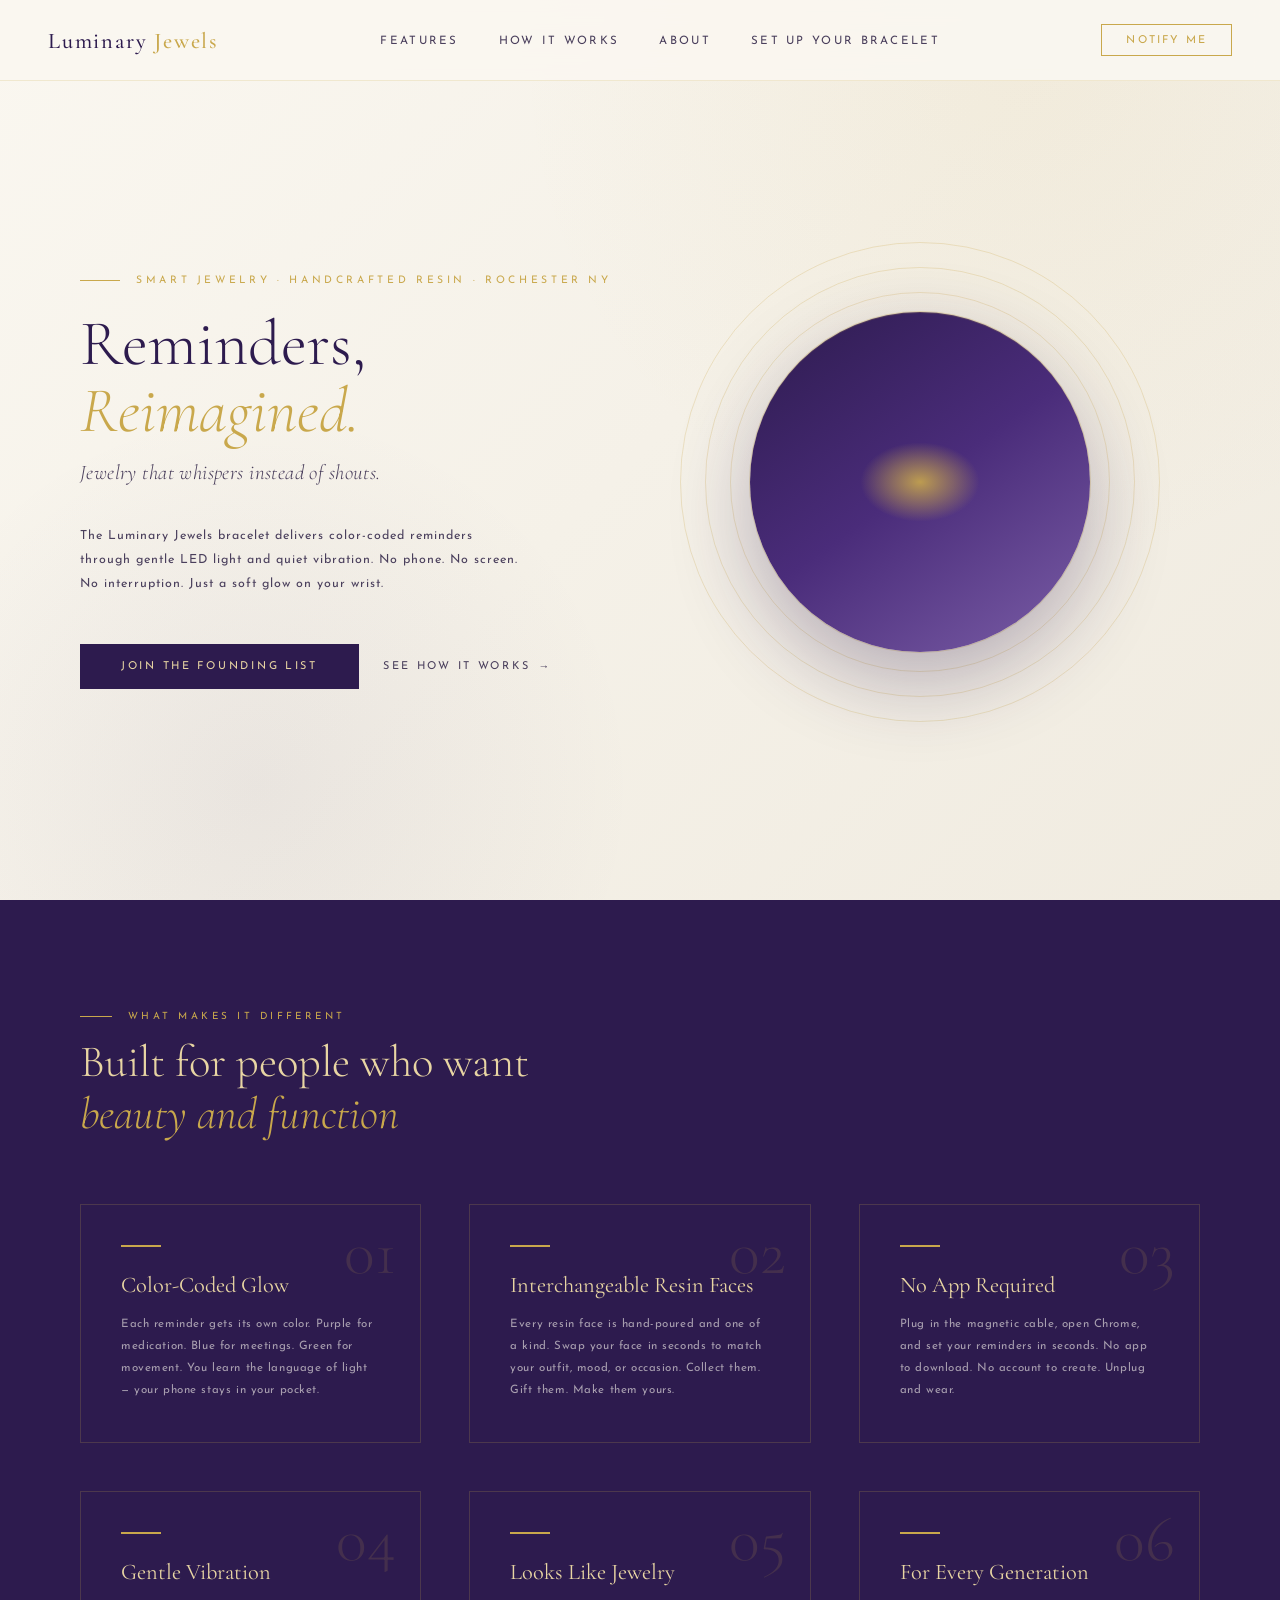
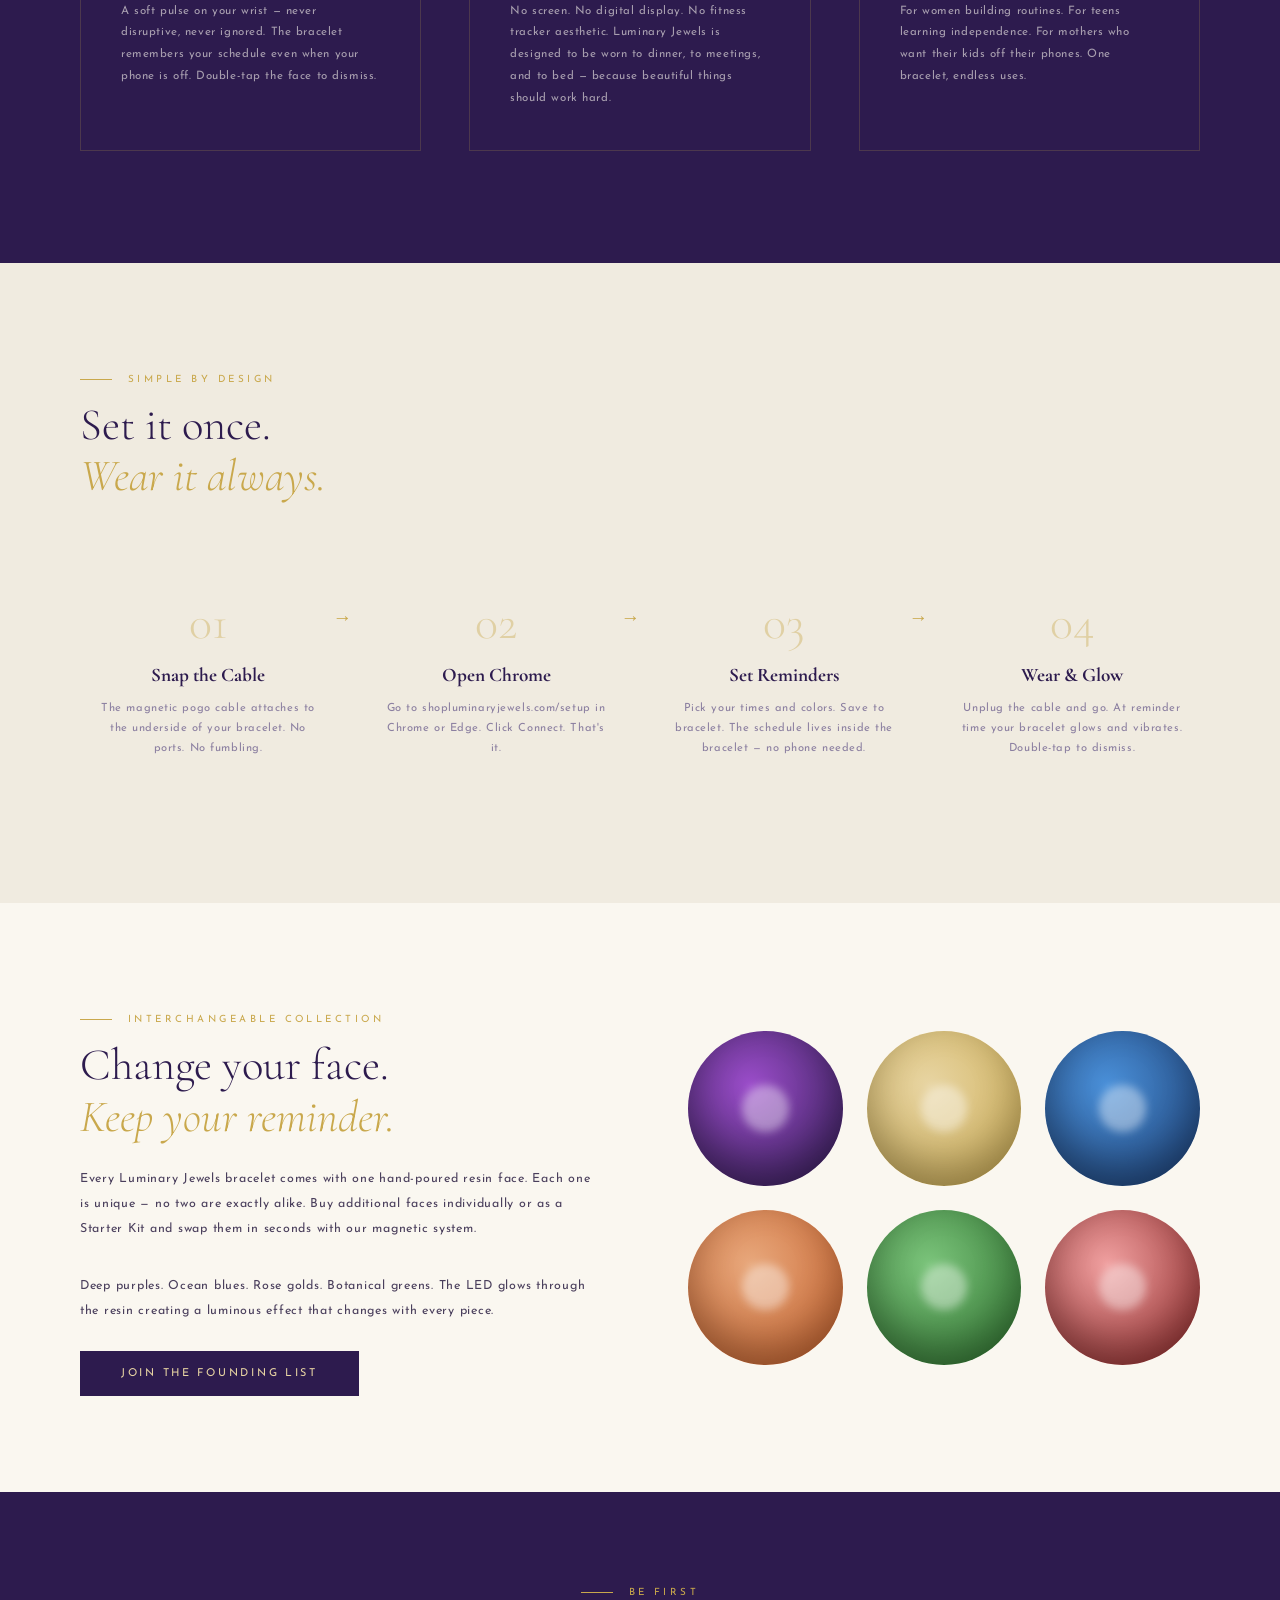
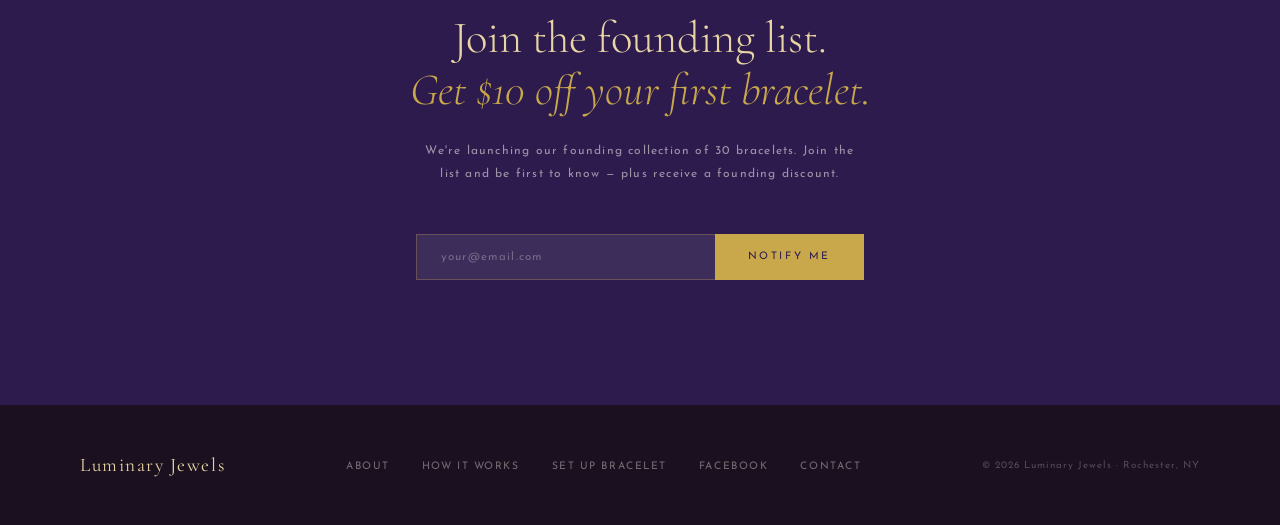
<file: index 2.html>
<!DOCTYPE html>
<html lang="en">
<head>
  <meta charset="UTF-8">
  <meta name="viewport" content="width=device-width, initial-scale=1.0">
  <title>Luminary Jewels — Reminders, Reimagined</title>
  <meta name="description" content="Smart jewelry that glows. Color-coded reminders delivered through light and vibration — no phone, no screen, no interruption.">
  <link rel="stylesheet" href="style.css">
</head>
<body>

<nav>
  <a href="index.html" class="nav-logo">Luminary <span>Jewels</span></a>
  <ul class="nav-links">
    <li><a href="#features">Features</a></li>
    <li><a href="#how-it-works">How It Works</a></li>
    <li><a href="about.html">About</a></li>
    <li><a href="setup.html">Set Up Your Bracelet</a></li>
  </ul>
  <a href="#notify" class="nav-cta">Notify Me</a>
</nav>

<!-- HERO -->
<section class="hero">
  <div class="hero-content">
    <div class="hero-eyebrow">Smart Jewelry · Handcrafted Resin · Rochester NY</div>
    <h1 class="hero-title">
      Reminders,<br>
      <em>Reimagined.</em>
    </h1>
    <p class="hero-tagline">Jewelry that whispers instead of shouts.</p>
    <p class="hero-desc">
      The Luminary Jewels bracelet delivers color-coded reminders through gentle LED light and quiet vibration. No phone. No screen. No interruption. Just a soft glow on your wrist.
    </p>
    <div class="hero-buttons">
      <a href="#notify" class="btn-primary">Join the Founding List</a>
      <a href="#how-it-works" class="btn-secondary">See how it works</a>
    </div>
  </div>

  <div class="hero-visual">
    <div class="bracelet-ring"></div>
    <div class="bracelet-ring"></div>
    <div class="bracelet-ring"></div>
    <div class="bracelet-mockup">
      <div class="bracelet-glow"></div>
    </div>
  </div>
</section>

<!-- FEATURES -->
<section class="features" id="features">
  <div class="section-eyebrow">What Makes It Different</div>
  <h2 class="section-title">Built for people who want<br><em>beauty and function</em></h2>

  <div class="features-grid">
    <div class="feature-card">
      <div class="feature-number">01</div>
      <div class="feature-icon"></div>
      <h3 class="feature-title">Color-Coded Glow</h3>
      <p class="feature-desc">Each reminder gets its own color. Purple for medication. Blue for meetings. Green for movement. You learn the language of light — your phone stays in your pocket.</p>
    </div>
    <div class="feature-card">
      <div class="feature-number">02</div>
      <div class="feature-icon"></div>
      <h3 class="feature-title">Interchangeable Resin Faces</h3>
      <p class="feature-desc">Every resin face is hand-poured and one of a kind. Swap your face in seconds to match your outfit, mood, or occasion. Collect them. Gift them. Make them yours.</p>
    </div>
    <div class="feature-card">
      <div class="feature-number">03</div>
      <div class="feature-icon"></div>
      <h3 class="feature-title">No App Required</h3>
      <p class="feature-desc">Plug in the magnetic cable, open Chrome, and set your reminders in seconds. No app to download. No account to create. Unplug and wear.</p>
    </div>
    <div class="feature-card">
      <div class="feature-number">04</div>
      <div class="feature-icon"></div>
      <h3 class="feature-title">Gentle Vibration</h3>
      <p class="feature-desc">A soft pulse on your wrist — never disruptive, never ignored. The bracelet remembers your schedule even when your phone is off. Double-tap the face to dismiss.</p>
    </div>
    <div class="feature-card">
      <div class="feature-number">05</div>
      <div class="feature-icon"></div>
      <h3 class="feature-title">Looks Like Jewelry</h3>
      <p class="feature-desc">No screen. No digital display. No fitness tracker aesthetic. Luminary Jewels is designed to be worn to dinner, to meetings, and to bed — because beautiful things should work hard.</p>
    </div>
    <div class="feature-card">
      <div class="feature-number">06</div>
      <div class="feature-icon"></div>
      <h3 class="feature-title">For Every Generation</h3>
      <p class="feature-desc">For women building routines. For teens learning independence. For mothers who want their kids off their phones. One bracelet, endless uses.</p>
    </div>
  </div>
</section>

<!-- HOW IT WORKS -->
<section id="how-it-works" class="how-it-works">
  <div class="section-eyebrow">Simple by Design</div>
  <h2 class="section-title">Set it once.<br><em>Wear it always.</em></h2>

  <div class="steps">
    <div class="step">
      <div class="step-number">01</div>
      <h3 class="step-title">Snap the Cable</h3>
      <p class="step-desc">The magnetic pogo cable attaches to the underside of your bracelet. No ports. No fumbling.</p>
    </div>
    <div class="step">
      <div class="step-number">02</div>
      <h3 class="step-title">Open Chrome</h3>
      <p class="step-desc">Go to shopluminaryjewels.com/setup in Chrome or Edge. Click Connect. That's it.</p>
    </div>
    <div class="step">
      <div class="step-number">03</div>
      <h3 class="step-title">Set Reminders</h3>
      <p class="step-desc">Pick your times and colors. Save to bracelet. The schedule lives inside the bracelet — no phone needed.</p>
    </div>
    <div class="step">
      <div class="step-number">04</div>
      <h3 class="step-title">Wear &amp; Glow</h3>
      <p class="step-desc">Unplug the cable and go. At reminder time your bracelet glows and vibrates. Double-tap to dismiss.</p>
    </div>
  </div>
</section>

<!-- RESIN FACES -->
<section>
  <div class="resin-section">
    <div>
      <div class="section-eyebrow">Interchangeable Collection</div>
      <h2 class="section-title">Change your face.<br><em>Keep your reminder.</em></h2>
      <p style="font-size:0.78rem;letter-spacing:0.06em;line-height:2;color:var(--text-mid);margin-bottom:2rem">
        Every Luminary Jewels bracelet comes with one hand-poured resin face. Each one is unique — no two are exactly alike. Buy additional faces individually or as a Starter Kit and swap them in seconds with our magnetic system.
      </p>
      <p style="font-size:0.78rem;letter-spacing:0.06em;line-height:2;color:var(--text-mid);margin-bottom:2.5rem">
        Deep purples. Ocean blues. Rose golds. Botanical greens. The LED glows through the resin creating a luminous effect that changes with every piece.
      </p>
      <a href="#notify" class="btn-primary">Join the Founding List</a>
    </div>
    <div class="resin-faces">
      <div class="resin-face rf-1"><div class="resin-glow"></div></div>
      <div class="resin-face rf-2"><div class="resin-glow"></div></div>
      <div class="resin-face rf-3"><div class="resin-glow"></div></div>
      <div class="resin-face rf-4"><div class="resin-glow"></div></div>
      <div class="resin-face rf-5"><div class="resin-glow"></div></div>
      <div class="resin-face rf-6"><div class="resin-glow"></div></div>
    </div>
  </div>
</section>

<!-- EMAIL SIGNUP -->
<section class="signup" id="notify">
  <div class="section-eyebrow" style="justify-content:center">Be First</div>
  <h2 class="section-title" style="text-align:center">Join the founding list.<br><em>Get $10 off your first bracelet.</em></h2>
  <p class="signup-desc">We're launching our founding collection of 30 bracelets. Join the list and be first to know — plus receive a founding discount.</p>
  <form class="signup-form" onsubmit="handleSignup(event)">
    <input type="email" placeholder="your@email.com" required id="email-input">
    <button type="submit">Notify Me</button>
  </form>
  <p id="signup-confirm" style="color:rgba(201,168,76,0.8);font-size:0.7rem;letter-spacing:0.1em;margin-top:1rem;min-height:1.2em;text-align:center"></p>
</section>

<!-- FOOTER -->
<footer>
  <div class="footer-logo">Luminary Jewels</div>
  <ul class="footer-links">
    <li><a href="about.html">About</a></li>
    <li><a href="how-it-works.html">How It Works</a></li>
    <li><a href="setup.html">Set Up Bracelet</a></li>
    <li><a href="https://facebook.com/luminaryjewels27" target="_blank">Facebook</a></li>
    <li><a href="mailto:luminaryjewels27@gmail.com">Contact</a></li>
  </ul>
  <p class="footer-copy">© 2026 Luminary Jewels · Rochester, NY</p>
</footer>

<script>
function handleSignup(e) {
  e.preventDefault();
  const email = document.getElementById('email-input').value;
  document.getElementById('signup-confirm').textContent = '✓ You\'re on the list — we\'ll be in touch soon.';
  document.getElementById('email-input').value = '';
}
</script>

</body>
</html>
</file>
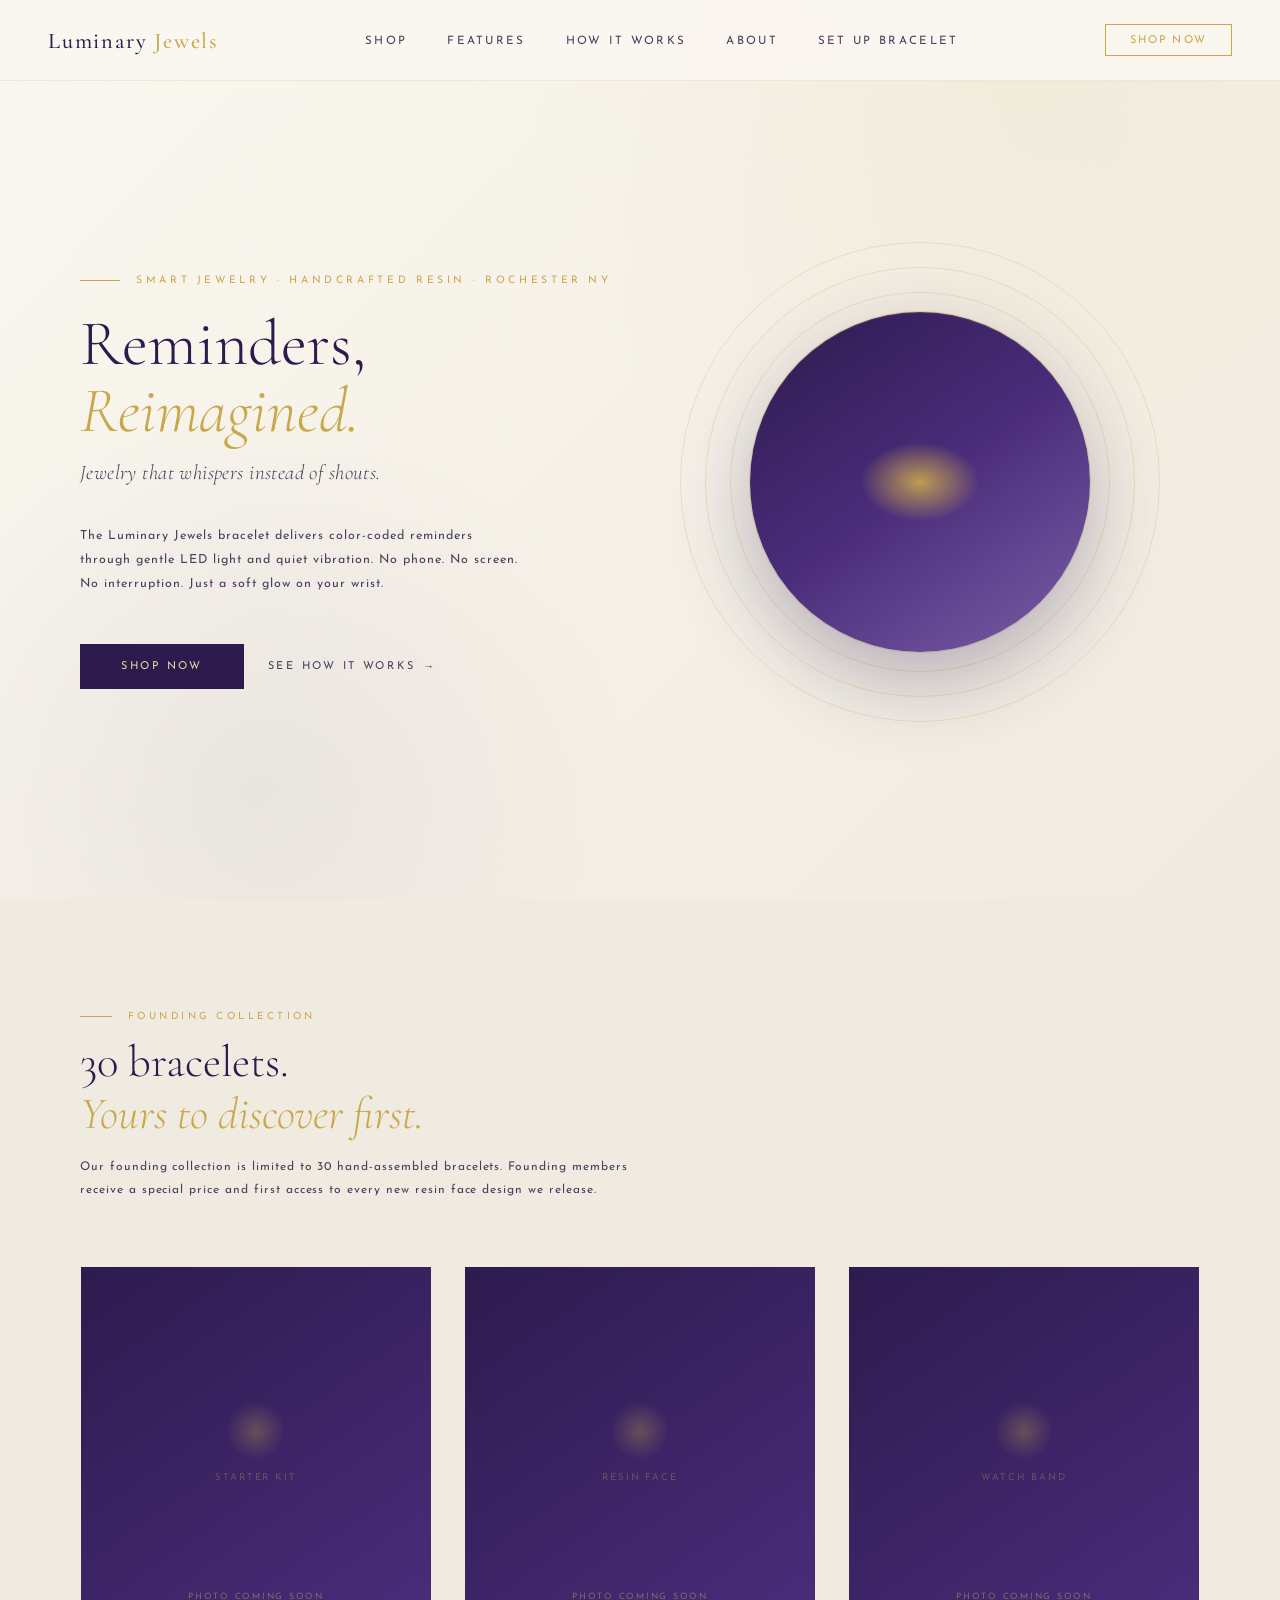
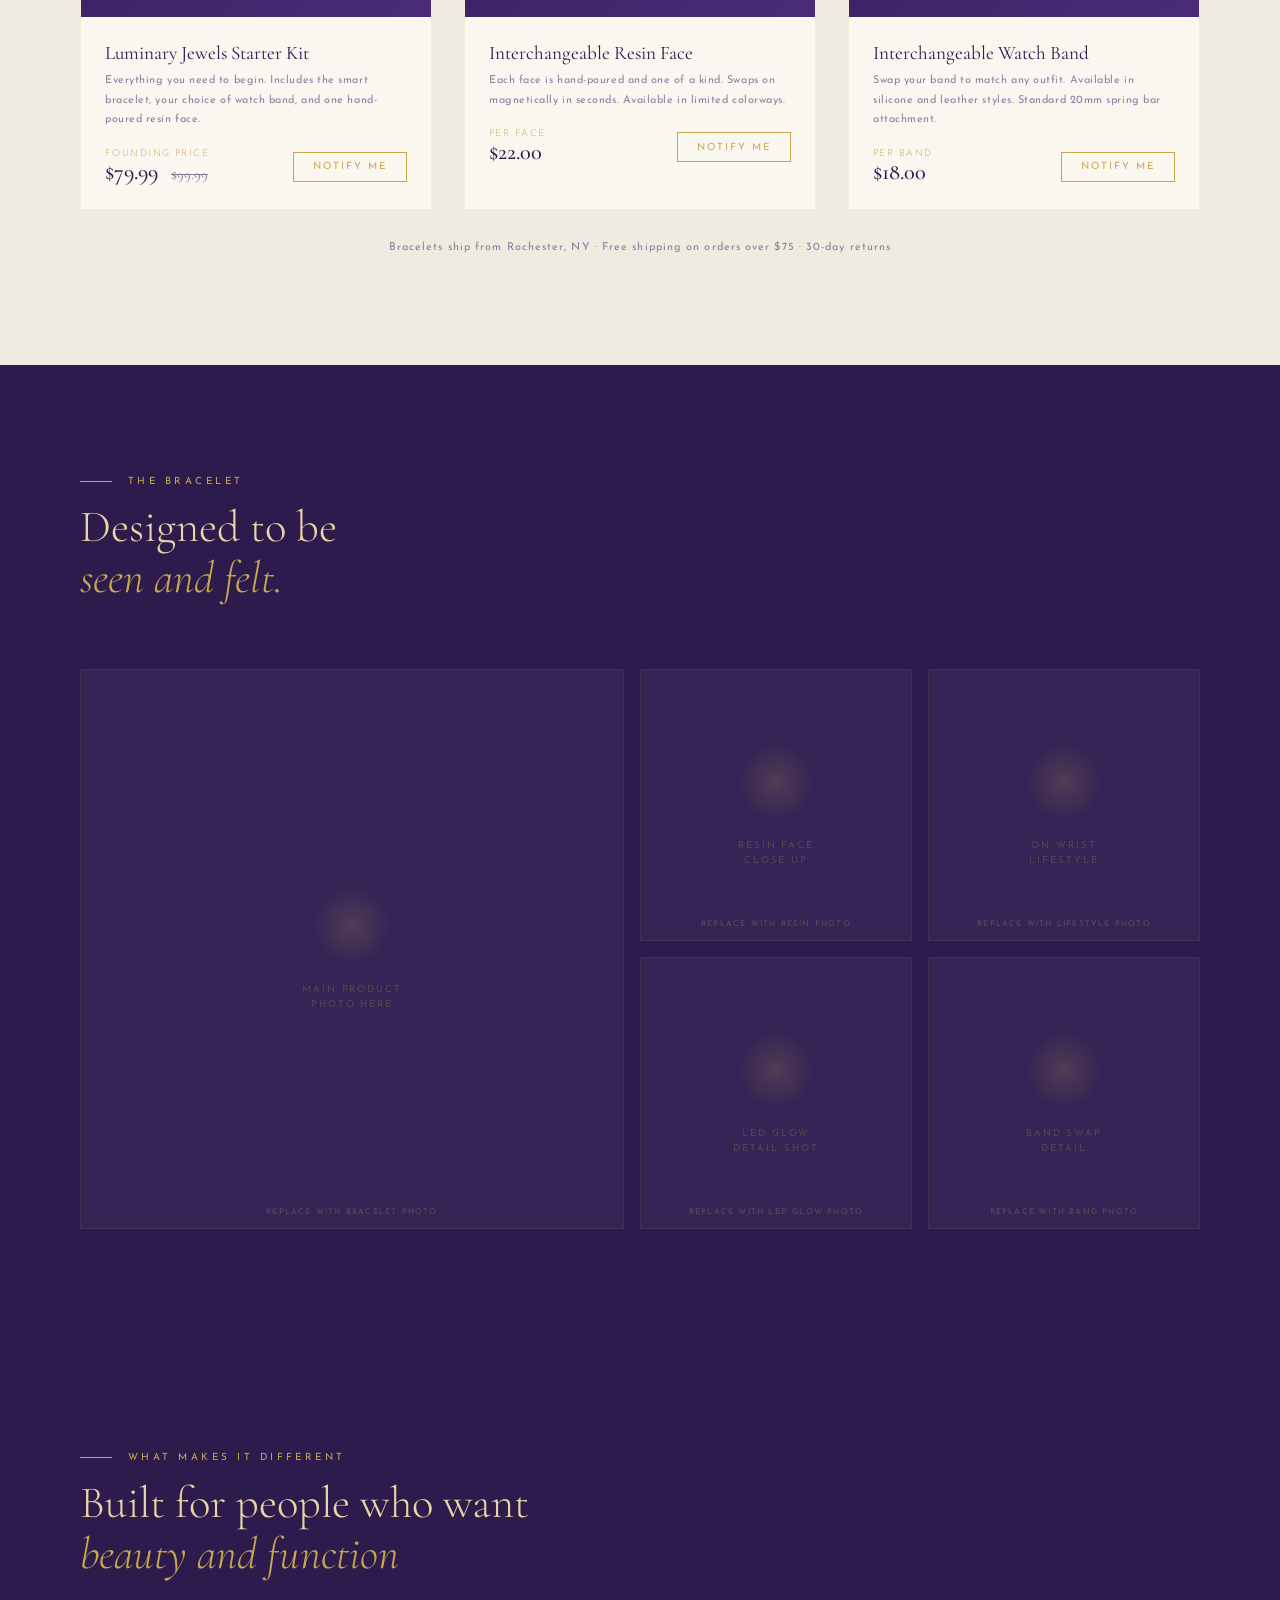
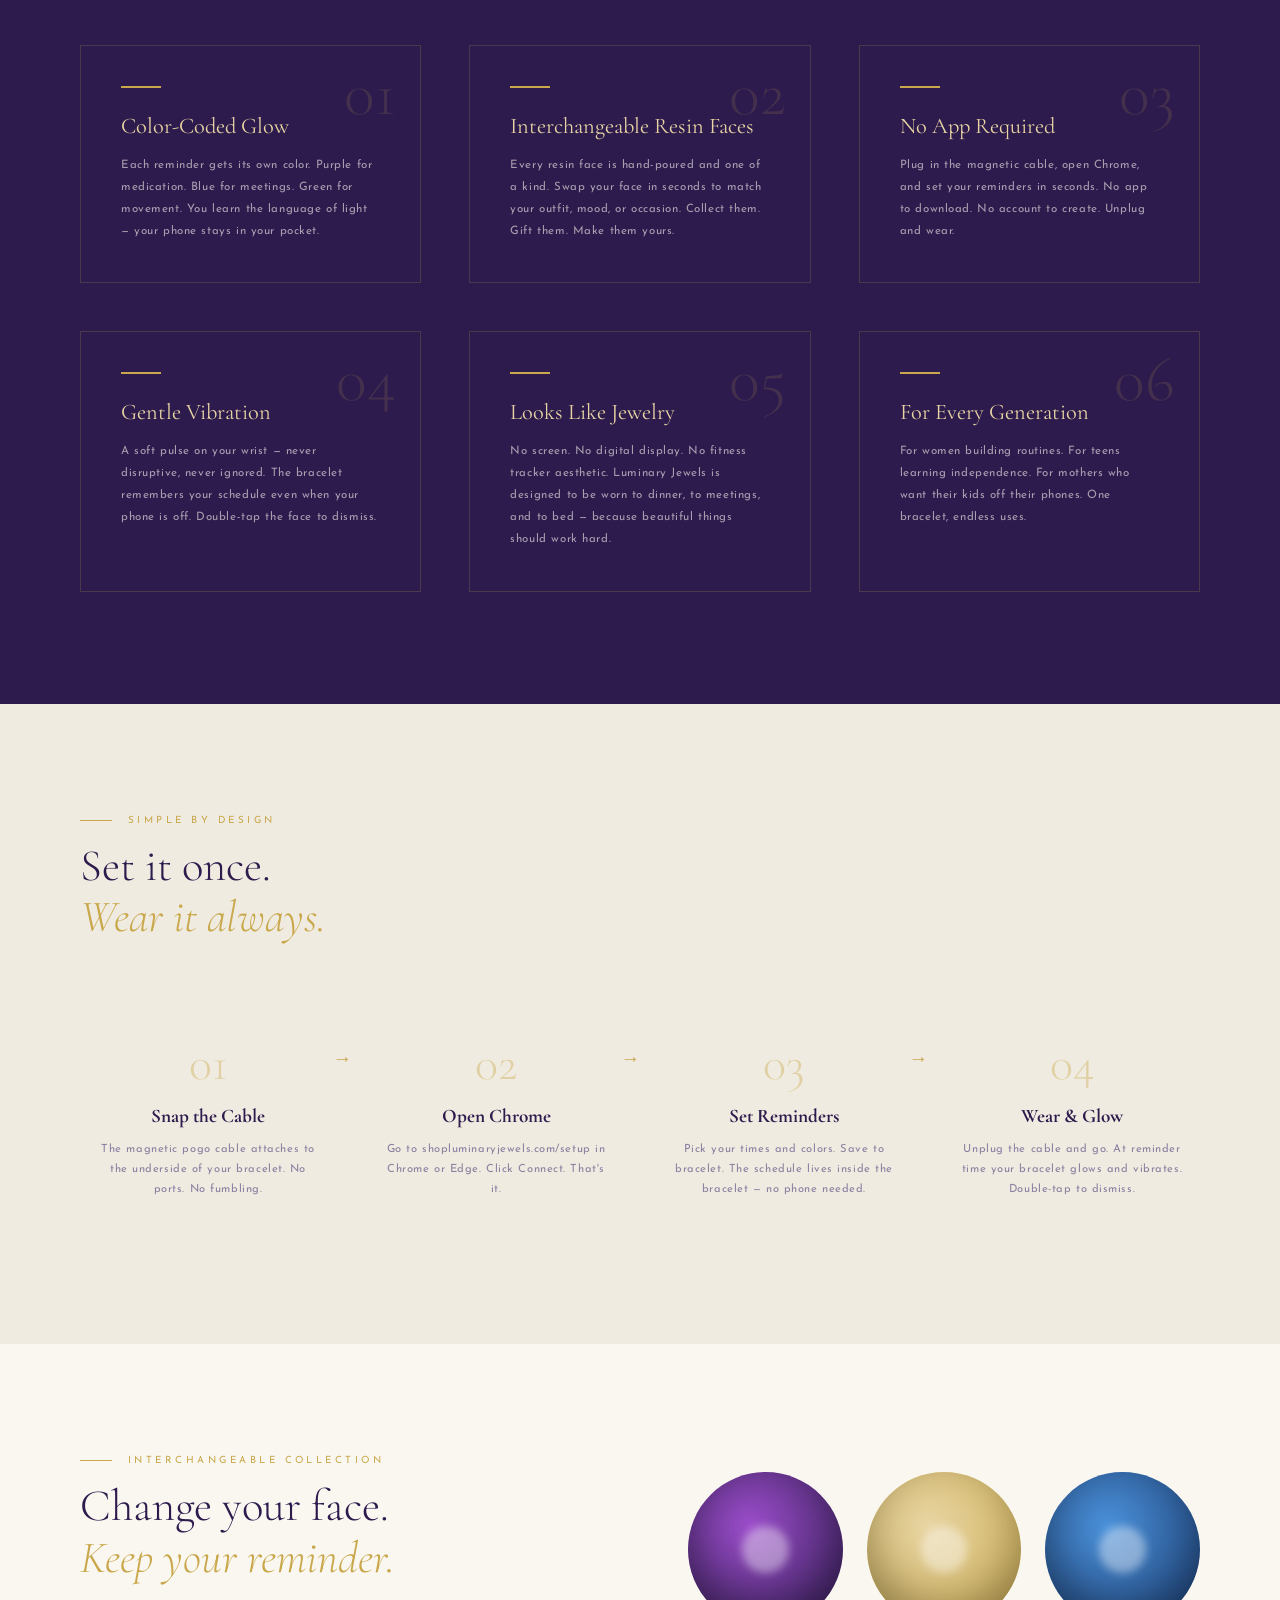
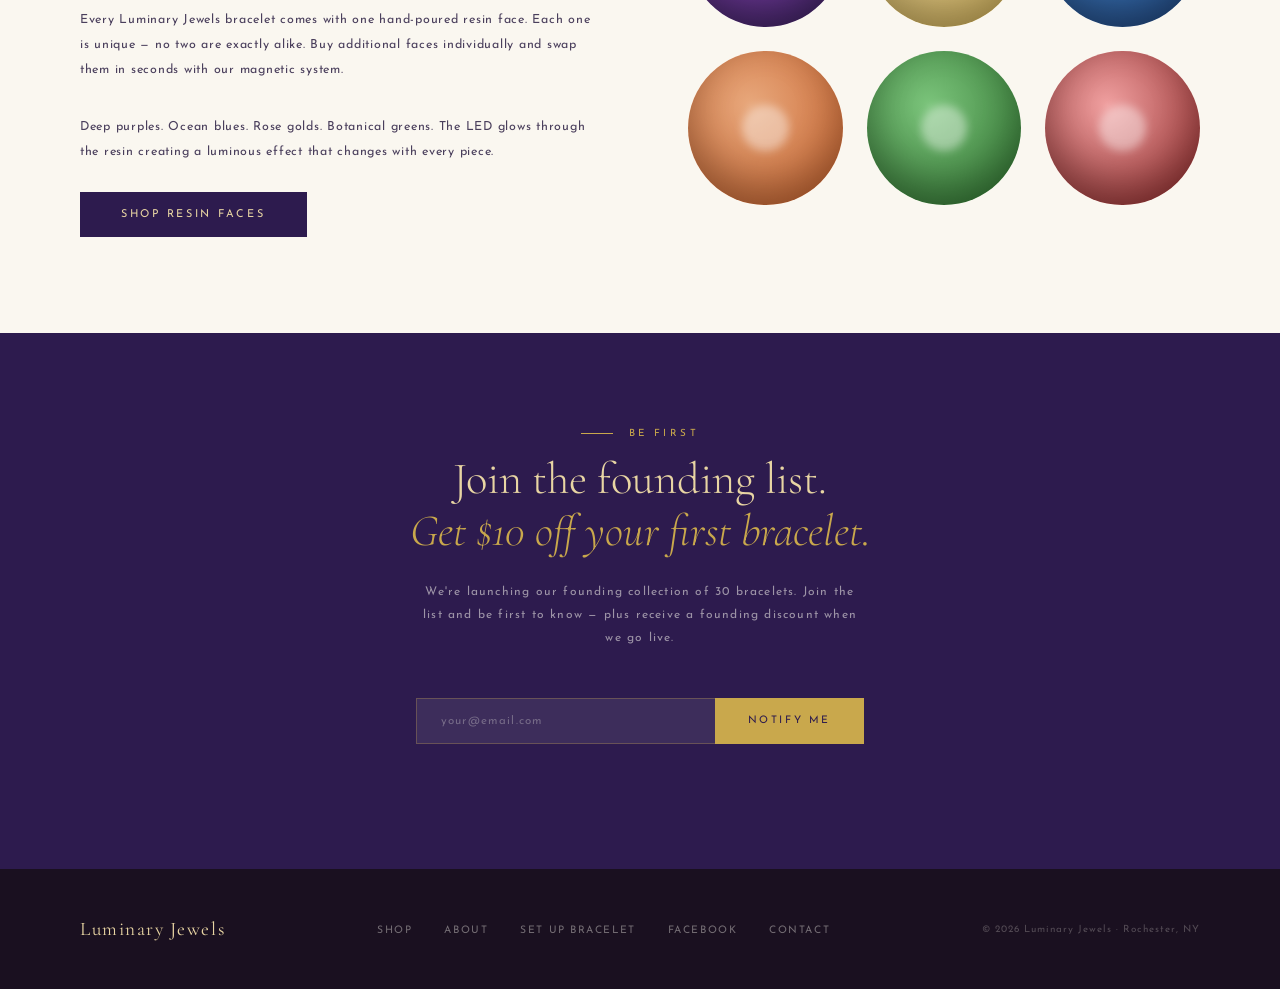
<file: index 3.html>
<!DOCTYPE html>
<html lang="en">
<head>
  <meta charset="UTF-8">
  <meta name="viewport" content="width=device-width, initial-scale=1.0">
  <title>Luminary Jewels — Reminders, Reimagined</title>
  <meta name="description" content="Smart jewelry that glows. Color-coded reminders delivered through light and vibration — no phone, no screen, no interruption.">
  <link rel="stylesheet" href="style.css">
  <style>
    /* ── SHOP SECTION ── */
    .shop-section {
      background: var(--cream-dark);
      padding: 7rem 5rem;
    }

    .shop-grid {
      display: grid;
      grid-template-columns: repeat(3, 1fr);
      gap: 2rem;
      margin-top: 4rem;
    }

    .product-card {
      background: var(--cream);
      border: 1px solid rgba(201,168,76,0.15);
      transition: border-color 0.3s, transform 0.3s;
      cursor: pointer;
    }

    .product-card:hover {
      border-color: rgba(201,168,76,0.5);
      transform: translateY(-4px);
    }

    .product-image {
      width: 100%;
      aspect-ratio: 1;
      background: linear-gradient(145deg, var(--purple) 0%, var(--purple-mid) 100%);
      display: flex;
      align-items: center;
      justify-content: center;
      position: relative;
      overflow: hidden;
    }

    .product-image-placeholder {
      display: flex;
      flex-direction: column;
      align-items: center;
      gap: 0.75rem;
      opacity: 0.4;
    }

    .product-image-placeholder .glow-circle {
      width: 60px;
      height: 60px;
      border-radius: 50%;
      background: radial-gradient(circle, rgba(201,168,76,0.8) 0%, transparent 70%);
      animation: pulse-glow 2s ease-in-out infinite;
    }

    .product-image-placeholder span {
      font-size: 0.6rem;
      letter-spacing: 0.2em;
      text-transform: uppercase;
      color: rgba(201,168,76,0.8);
    }

    .product-image.coming-soon::after {
      content: 'Photo Coming Soon';
      position: absolute;
      bottom: 1rem;
      left: 50%;
      transform: translateX(-50%);
      font-size: 0.55rem;
      letter-spacing: 0.2em;
      text-transform: uppercase;
      color: rgba(201,168,76,0.5);
      white-space: nowrap;
    }

    .product-info {
      padding: 1.5rem;
    }

    .product-name {
      font-family: 'Cormorant Garamond', serif;
      font-size: 1.2rem;
      font-weight: 400;
      color: var(--purple);
      margin-bottom: 0.4rem;
    }

    .product-desc {
      font-size: 0.68rem;
      letter-spacing: 0.05em;
      line-height: 1.8;
      color: var(--text-light);
      margin-bottom: 1.2rem;
    }

    .product-price-row {
      display: flex;
      justify-content: space-between;
      align-items: center;
    }

    .product-price {
      font-family: 'Cormorant Garamond', serif;
      font-size: 1.4rem;
      font-weight: 500;
      color: var(--purple);
    }

    .product-price .founding {
      font-size: 0.6rem;
      letter-spacing: 0.15em;
      text-transform: uppercase;
      color: var(--gold);
      display: block;
      font-family: 'Josefin Sans', sans-serif;
      font-weight: 300;
    }

    .product-price .original {
      font-size: 0.9rem;
      text-decoration: line-through;
      color: var(--text-light);
      margin-left: 0.5rem;
    }

    .add-to-cart {
      font-size: 0.62rem;
      letter-spacing: 0.2em;
      text-transform: uppercase;
      padding: 0.6rem 1.2rem;
      background: var(--purple);
      color: var(--gold-light);
      border: none;
      cursor: pointer;
      transition: all 0.3s;
      font-family: 'Josefin Sans', sans-serif;
    }

    .add-to-cart:hover {
      background: var(--gold);
      color: var(--purple);
    }

    .add-to-cart.notify {
      background: transparent;
      border: 1px solid var(--gold);
      color: var(--gold);
    }

    .add-to-cart.notify:hover {
      background: var(--gold);
      color: var(--purple);
    }

    .sold-out-badge {
      display: inline-block;
      font-size: 0.55rem;
      letter-spacing: 0.2em;
      text-transform: uppercase;
      padding: 0.3rem 0.75rem;
      border: 1px solid rgba(201,168,76,0.3);
      color: rgba(201,168,76,0.5);
    }

    /* ── IMAGE GALLERY ── */
    .gallery-section {
      padding: 7rem 5rem;
      background: var(--purple);
    }

    .gallery-grid {
      display: grid;
      grid-template-columns: 2fr 1fr 1fr;
      grid-template-rows: auto auto;
      gap: 1rem;
      margin-top: 4rem;
    }

    .gallery-item {
      background: rgba(250,247,240,0.04);
      border: 1px solid rgba(201,168,76,0.1);
      aspect-ratio: 1;
      display: flex;
      align-items: center;
      justify-content: center;
      position: relative;
      overflow: hidden;
      transition: border-color 0.3s;
      cursor: pointer;
    }

    .gallery-item:hover {
      border-color: rgba(201,168,76,0.4);
    }

    .gallery-item:first-child {
      grid-row: 1 / 3;
      aspect-ratio: auto;
    }

    .gallery-placeholder {
      display: flex;
      flex-direction: column;
      align-items: center;
      gap: 1rem;
      opacity: 0.3;
      padding: 2rem;
      text-align: center;
    }

    .gallery-placeholder .big-glow {
      width: 80px;
      height: 80px;
      border-radius: 50%;
      background: radial-gradient(circle, rgba(201,168,76,0.6) 0%, transparent 70%);
    }

    .gallery-placeholder span {
      font-size: 0.6rem;
      letter-spacing: 0.2em;
      text-transform: uppercase;
      color: rgba(201,168,76,0.8);
      line-height: 1.6;
    }

    .gallery-item img {
      width: 100%;
      height: 100%;
      object-fit: cover;
      display: none; /* show when real images added */
    }

    /* Upload hint overlay */
    .upload-hint {
      position: absolute;
      bottom: 0.75rem;
      left: 50%;
      transform: translateX(-50%);
      font-size: 0.5rem;
      letter-spacing: 0.15em;
      text-transform: uppercase;
      color: rgba(201,168,76,0.3);
      white-space: nowrap;
    }

    @media (max-width: 900px) {
      .shop-grid { grid-template-columns: 1fr; }
      .gallery-grid { grid-template-columns: 1fr 1fr; }
      .gallery-item:first-child { grid-row: auto; }
      .shop-section { padding: 4rem 2rem; }
      .gallery-section { padding: 4rem 2rem; }
    }
  </style>
</head>
<body>

<nav>
  <a href="index.html" class="nav-logo">Luminary <span>Jewels</span></a>
  <ul class="nav-links">
    <li><a href="#shop">Shop</a></li>
    <li><a href="#features">Features</a></li>
    <li><a href="#how-it-works">How It Works</a></li>
    <li><a href="about.html">About</a></li>
    <li><a href="setup.html">Set Up Bracelet</a></li>
  </ul>
  <a href="#shop" class="nav-cta">Shop Now</a>
</nav>

<!-- HERO -->
<section class="hero">
  <div class="hero-content">
    <div class="hero-eyebrow">Smart Jewelry · Handcrafted Resin · Rochester NY</div>
    <h1 class="hero-title">
      Reminders,<br>
      <em>Reimagined.</em>
    </h1>
    <p class="hero-tagline">Jewelry that whispers instead of shouts.</p>
    <p class="hero-desc">
      The Luminary Jewels bracelet delivers color-coded reminders through gentle LED light and quiet vibration. No phone. No screen. No interruption. Just a soft glow on your wrist.
    </p>
    <div class="hero-buttons">
      <a href="#shop" class="btn-primary">Shop Now</a>
      <a href="#how-it-works" class="btn-secondary">See how it works</a>
    </div>
  </div>

  <div class="hero-visual">
    <div class="bracelet-ring"></div>
    <div class="bracelet-ring"></div>
    <div class="bracelet-ring"></div>
    <div class="bracelet-mockup">
      <div class="bracelet-glow"></div>
    </div>
  </div>
</section>

<!-- SHOP -->
<section class="shop-section" id="shop">
  <div class="section-eyebrow">Founding Collection</div>
  <h2 class="section-title">30 bracelets.<br><em>Yours to discover first.</em></h2>
  <p style="font-size:0.75rem;letter-spacing:0.08em;line-height:1.9;color:var(--text-mid);max-width:36rem;margin-top:-0.5rem">
    Our founding collection is limited to 30 hand-assembled bracelets. Founding members receive a special price and first access to every new resin face design we release.
  </p>

  <div class="shop-grid">

    <!-- Product 1 — Starter Kit -->
    <div class="product-card">
      <div class="product-image coming-soon">
        <div class="product-image-placeholder">
          <div class="glow-circle"></div>
          <span>Starter Kit</span>
        </div>
      </div>
      <div class="product-info">
        <h3 class="product-name">Luminary Jewels Starter Kit</h3>
        <p class="product-desc">Everything you need to begin. Includes the smart bracelet, your choice of watch band, and one hand-poured resin face.</p>
        <div class="product-price-row">
          <div class="product-price">
            <span class="founding">Founding Price</span>
            $79.99
            <span class="original">$99.99</span>
          </div>
          <button class="add-to-cart notify" onclick="notifyMe('Starter Kit')">Notify Me</button>
        </div>
      </div>
    </div>

    <!-- Product 2 — Extra Resin Face -->
    <div class="product-card">
      <div class="product-image coming-soon">
        <div class="product-image-placeholder">
          <div class="glow-circle"></div>
          <span>Resin Face</span>
        </div>
      </div>
      <div class="product-info">
        <h3 class="product-name">Interchangeable Resin Face</h3>
        <p class="product-desc">Each face is hand-poured and one of a kind. Swaps on magnetically in seconds. Available in limited colorways.</p>
        <div class="product-price-row">
          <div class="product-price">
            <span class="founding">Per Face</span>
            $22.00
          </div>
          <button class="add-to-cart notify" onclick="notifyMe('Resin Face')">Notify Me</button>
        </div>
      </div>
    </div>

    <!-- Product 3 — Watch Band -->
    <div class="product-card">
      <div class="product-image coming-soon">
        <div class="product-image-placeholder">
          <div class="glow-circle"></div>
          <span>Watch Band</span>
        </div>
      </div>
      <div class="product-info">
        <h3 class="product-name">Interchangeable Watch Band</h3>
        <p class="product-desc">Swap your band to match any outfit. Available in silicone and leather styles. Standard 20mm spring bar attachment.</p>
        <div class="product-price-row">
          <div class="product-price">
            <span class="founding">Per Band</span>
            $18.00
          </div>
          <button class="add-to-cart notify" onclick="notifyMe('Watch Band')">Notify Me</button>
        </div>
      </div>
    </div>

  </div>

  <!-- Shopify Buy Button placeholder -->
  <div id="shopify-buy-button" style="margin-top:3rem;display:none">
    <!-- Paste your Shopify Buy Button code here when ready -->
  </div>

  <p style="font-size:0.68rem;letter-spacing:0.1em;color:var(--text-light);margin-top:2rem;text-align:center">
    Bracelets ship from Rochester, NY · Free shipping on orders over $75 · 30-day returns
  </p>
</section>

<!-- GALLERY -->
<section class="gallery-section" id="gallery">
  <div class="section-eyebrow" style="color:var(--gold)">The Bracelet</div>
  <h2 class="section-title" style="color:var(--gold-light)">Designed to be<br><em>seen and felt.</em></h2>

  <div class="gallery-grid">
    <div class="gallery-item">
      <!-- Replace with: <img src="images/bracelet-main.jpg" alt="Luminary Jewels bracelet glowing purple"> -->
      <div class="gallery-placeholder">
        <div class="big-glow"></div>
        <span>Main product<br>photo here</span>
      </div>
      <span class="upload-hint">Replace with bracelet photo</span>
    </div>
    <div class="gallery-item">
      <div class="gallery-placeholder">
        <div class="big-glow"></div>
        <span>Resin face<br>close-up</span>
      </div>
      <span class="upload-hint">Replace with resin photo</span>
    </div>
    <div class="gallery-item">
      <div class="gallery-placeholder">
        <div class="big-glow"></div>
        <span>On wrist<br>lifestyle</span>
      </div>
      <span class="upload-hint">Replace with lifestyle photo</span>
    </div>
    <div class="gallery-item">
      <div class="gallery-placeholder">
        <div class="big-glow"></div>
        <span>LED glow<br>detail shot</span>
      </div>
      <span class="upload-hint">Replace with LED glow photo</span>
    </div>
    <div class="gallery-item">
      <div class="gallery-placeholder">
        <div class="big-glow"></div>
        <span>Band swap<br>detail</span>
      </div>
      <span class="upload-hint">Replace with band photo</span>
    </div>
  </div>
</section>

<!-- FEATURES -->
<section class="features" id="features">
  <div class="section-eyebrow">What Makes It Different</div>
  <h2 class="section-title">Built for people who want<br><em>beauty and function</em></h2>

  <div class="features-grid">
    <div class="feature-card">
      <div class="feature-number">01</div>
      <div class="feature-icon"></div>
      <h3 class="feature-title">Color-Coded Glow</h3>
      <p class="feature-desc">Each reminder gets its own color. Purple for medication. Blue for meetings. Green for movement. You learn the language of light — your phone stays in your pocket.</p>
    </div>
    <div class="feature-card">
      <div class="feature-number">02</div>
      <div class="feature-icon"></div>
      <h3 class="feature-title">Interchangeable Resin Faces</h3>
      <p class="feature-desc">Every resin face is hand-poured and one of a kind. Swap your face in seconds to match your outfit, mood, or occasion. Collect them. Gift them. Make them yours.</p>
    </div>
    <div class="feature-card">
      <div class="feature-number">03</div>
      <div class="feature-icon"></div>
      <h3 class="feature-title">No App Required</h3>
      <p class="feature-desc">Plug in the magnetic cable, open Chrome, and set your reminders in seconds. No app to download. No account to create. Unplug and wear.</p>
    </div>
    <div class="feature-card">
      <div class="feature-number">04</div>
      <div class="feature-icon"></div>
      <h3 class="feature-title">Gentle Vibration</h3>
      <p class="feature-desc">A soft pulse on your wrist — never disruptive, never ignored. The bracelet remembers your schedule even when your phone is off. Double-tap the face to dismiss.</p>
    </div>
    <div class="feature-card">
      <div class="feature-number">05</div>
      <div class="feature-icon"></div>
      <h3 class="feature-title">Looks Like Jewelry</h3>
      <p class="feature-desc">No screen. No digital display. No fitness tracker aesthetic. Luminary Jewels is designed to be worn to dinner, to meetings, and to bed — because beautiful things should work hard.</p>
    </div>
    <div class="feature-card">
      <div class="feature-number">06</div>
      <div class="feature-icon"></div>
      <h3 class="feature-title">For Every Generation</h3>
      <p class="feature-desc">For women building routines. For teens learning independence. For mothers who want their kids off their phones. One bracelet, endless uses.</p>
    </div>
  </div>
</section>

<!-- HOW IT WORKS -->
<section id="how-it-works" class="how-it-works">
  <div class="section-eyebrow">Simple by Design</div>
  <h2 class="section-title">Set it once.<br><em>Wear it always.</em></h2>

  <div class="steps">
    <div class="step">
      <div class="step-number">01</div>
      <h3 class="step-title">Snap the Cable</h3>
      <p class="step-desc">The magnetic pogo cable attaches to the underside of your bracelet. No ports. No fumbling.</p>
    </div>
    <div class="step">
      <div class="step-number">02</div>
      <h3 class="step-title">Open Chrome</h3>
      <p class="step-desc">Go to shopluminaryjewels.com/setup in Chrome or Edge. Click Connect. That's it.</p>
    </div>
    <div class="step">
      <div class="step-number">03</div>
      <h3 class="step-title">Set Reminders</h3>
      <p class="step-desc">Pick your times and colors. Save to bracelet. The schedule lives inside the bracelet — no phone needed.</p>
    </div>
    <div class="step">
      <div class="step-number">04</div>
      <h3 class="step-title">Wear &amp; Glow</h3>
      <p class="step-desc">Unplug the cable and go. At reminder time your bracelet glows and vibrates. Double-tap to dismiss.</p>
    </div>
  </div>
</section>

<!-- RESIN FACES -->
<section>
  <div class="resin-section">
    <div>
      <div class="section-eyebrow">Interchangeable Collection</div>
      <h2 class="section-title">Change your face.<br><em>Keep your reminder.</em></h2>
      <p style="font-size:0.78rem;letter-spacing:0.06em;line-height:2;color:var(--text-mid);margin-bottom:2rem">
        Every Luminary Jewels bracelet comes with one hand-poured resin face. Each one is unique — no two are exactly alike. Buy additional faces individually and swap them in seconds with our magnetic system.
      </p>
      <p style="font-size:0.78rem;letter-spacing:0.06em;line-height:2;color:var(--text-mid);margin-bottom:2.5rem">
        Deep purples. Ocean blues. Rose golds. Botanical greens. The LED glows through the resin creating a luminous effect that changes with every piece.
      </p>
      <a href="#shop" class="btn-primary">Shop Resin Faces</a>
    </div>
    <div class="resin-faces">
      <div class="resin-face rf-1"><div class="resin-glow"></div></div>
      <div class="resin-face rf-2"><div class="resin-glow"></div></div>
      <div class="resin-face rf-3"><div class="resin-glow"></div></div>
      <div class="resin-face rf-4"><div class="resin-glow"></div></div>
      <div class="resin-face rf-5"><div class="resin-glow"></div></div>
      <div class="resin-face rf-6"><div class="resin-glow"></div></div>
    </div>
  </div>
</section>

<!-- EMAIL SIGNUP -->
<section class="signup" id="notify">
  <div class="section-eyebrow" style="justify-content:center">Be First</div>
  <h2 class="section-title" style="text-align:center">Join the founding list.<br><em>Get $10 off your first bracelet.</em></h2>
  <p class="signup-desc">We're launching our founding collection of 30 bracelets. Join the list and be first to know — plus receive a founding discount when we go live.</p>
  <form class="signup-form" onsubmit="handleSignup(event)">
    <input type="email" placeholder="your@email.com" required id="email-input">
    <button type="submit">Notify Me</button>
  </form>
  <p id="signup-confirm" style="color:rgba(201,168,76,0.8);font-size:0.7rem;letter-spacing:0.1em;margin-top:1rem;min-height:1.2em;text-align:center"></p>
</section>

<!-- FOOTER -->
<footer>
  <div class="footer-logo">Luminary Jewels</div>
  <ul class="footer-links">
    <li><a href="#shop">Shop</a></li>
    <li><a href="about.html">About</a></li>
    <li><a href="setup.html">Set Up Bracelet</a></li>
    <li><a href="https://facebook.com/luminaryjewels27" target="_blank">Facebook</a></li>
    <li><a href="mailto:luminaryjewels27@gmail.com">Contact</a></li>
  </ul>
  <p class="footer-copy">© 2026 Luminary Jewels · Rochester, NY</p>
</footer>

<script>
function handleSignup(e) {
  e.preventDefault();
  document.getElementById('signup-confirm').textContent = '✓ You\'re on the list — we\'ll be in touch soon.';
  document.getElementById('email-input').value = '';
}

function notifyMe(product) {
  const email = prompt(`Enter your email to be notified when the ${product} is available:`);
  if (email && email.includes('@')) {
    alert(`✓ We'll notify you at ${email} when the ${product} is ready!`);
  }
}
</script>

</body>
</html>
</file>
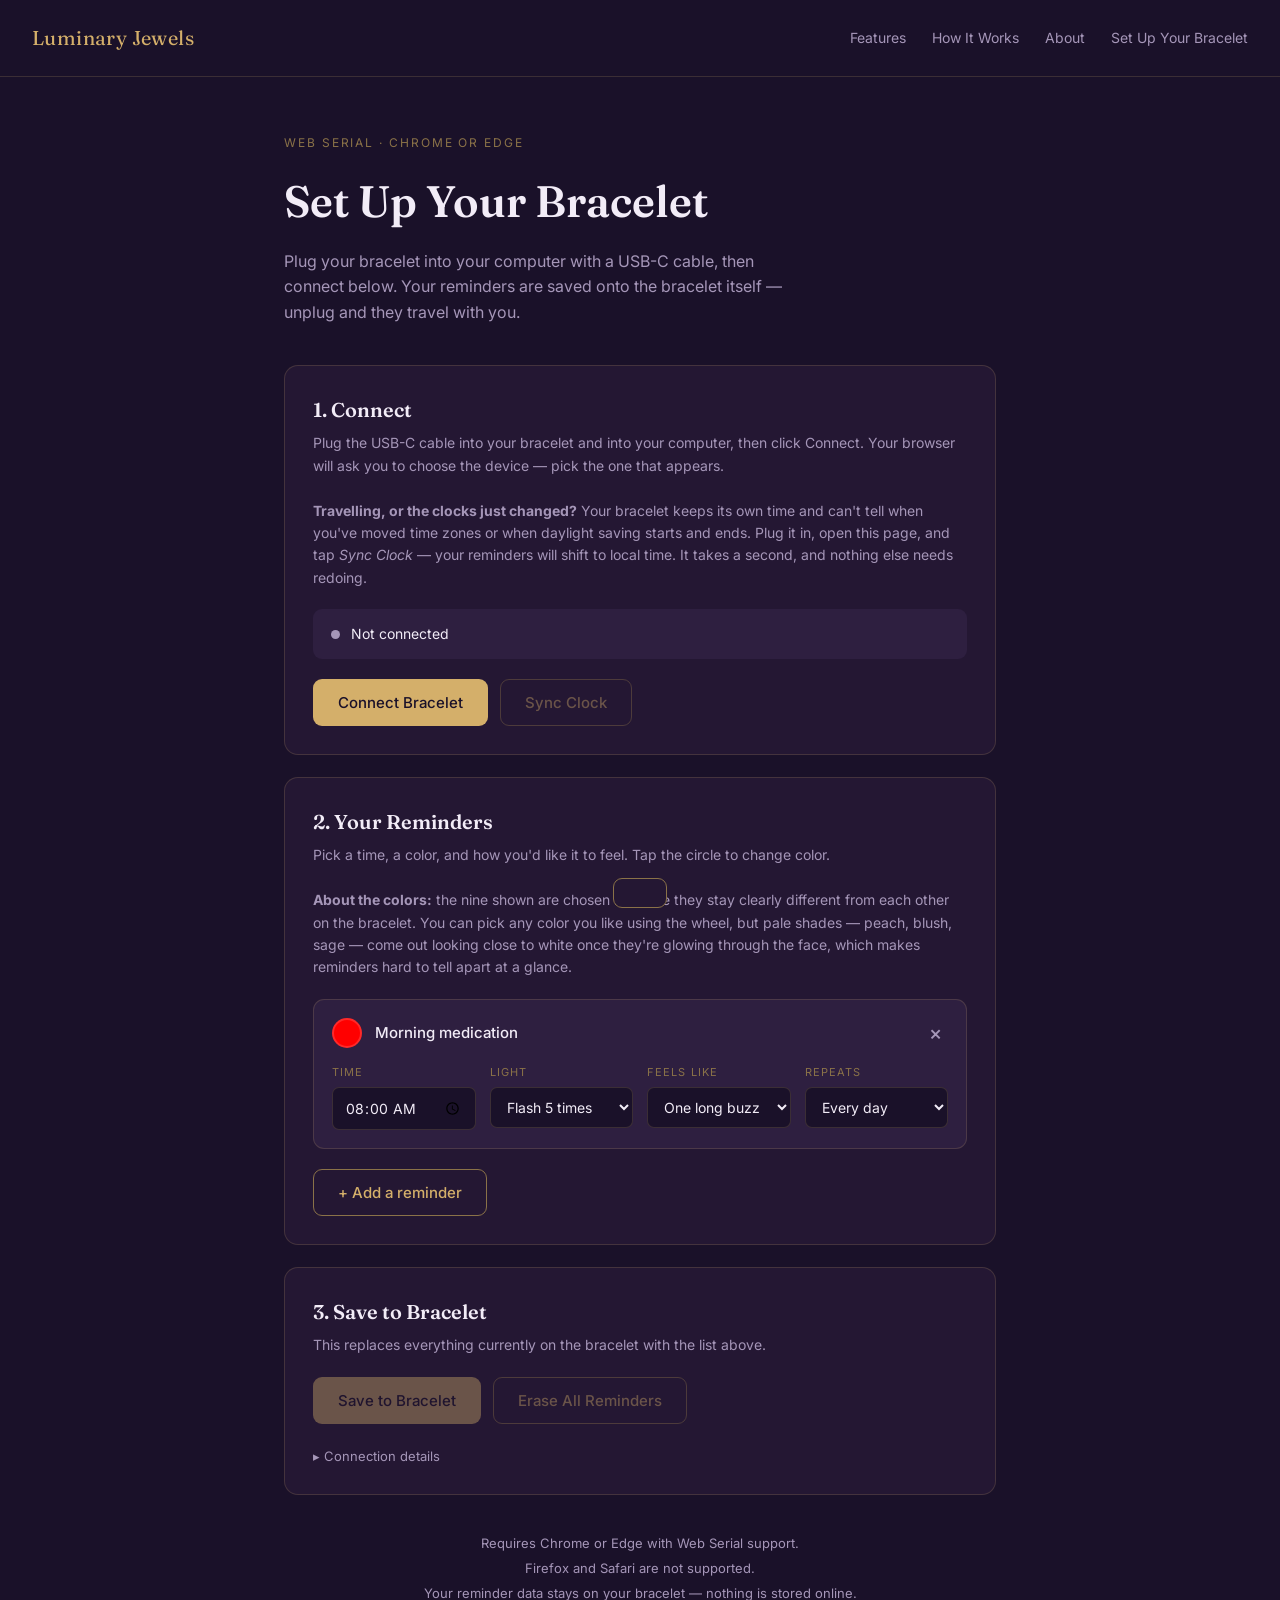
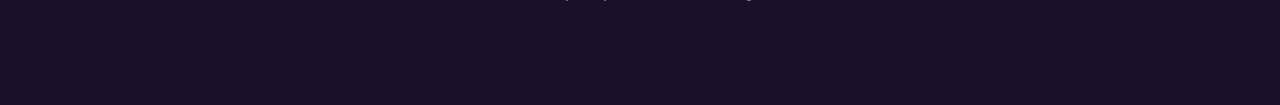
<file: setup.html>
<!DOCTYPE html>
<html lang="en">
<head>
<meta charset="UTF-8">
<meta name="viewport" content="width=device-width, initial-scale=1.0">
<title>Set Up Your Bracelet — Luminary Jewels</title>
<link href="https://fonts.googleapis.com/css2?family=Fraunces:opsz,wght@9..144,400;9..144,600&family=Inter:wght@400;500;600&display=swap" rel="stylesheet">
<style>
  :root {
    --bg:        #1a1129;
    --bg-card:   #241733;
    --bg-input:  #2e1f40;
    --gold:      #d4af6a;
    --gold-dim:  #8a7248;
    --text:      #f2ecf7;
    --muted:     #a596b8;
    --line:      rgba(212,175,106,0.18);
    --green:     #4ade80;
    --red:       #f87171;
  }

  * { box-sizing: border-box; margin: 0; padding: 0; }

  body {
    background: var(--bg);
    color: var(--text);
    font-family: 'Inter', system-ui, sans-serif;
    line-height: 1.6;
    -webkit-font-smoothing: antialiased;
  }

  h1, h2, h3 { font-family: 'Fraunces', Georgia, serif; font-weight: 600; }

  /* ---------- nav ---------- */
  nav {
    display: flex; align-items: center; justify-content: space-between;
    padding: 22px 32px;
    border-bottom: 1px solid var(--line);
    flex-wrap: wrap; gap: 16px;
  }
  .brand {
    font-family: 'Fraunces', serif; font-size: 20px;
    color: var(--gold); text-decoration: none; letter-spacing: 0.02em;
  }
  .nav-links { display: flex; gap: 26px; list-style: none; flex-wrap: wrap; }
  .nav-links a {
    color: var(--muted); text-decoration: none; font-size: 14px;
    transition: color 0.2s;
  }
  .nav-links a:hover { color: var(--gold); }

  /* ---------- layout ---------- */
  main { max-width: 760px; margin: 0 auto; padding: 56px 24px 100px; }

  .eyebrow {
    font-size: 12px; letter-spacing: 0.16em; text-transform: uppercase;
    color: var(--gold-dim); margin-bottom: 14px;
  }
  h1 { font-size: clamp(32px, 5vw, 44px); margin-bottom: 12px; }
  .lede { color: var(--muted); margin-bottom: 40px; max-width: 52ch; }

  section {
    background: var(--bg-card);
    border: 1px solid var(--line);
    border-radius: 14px;
    padding: 28px;
    margin-bottom: 22px;
  }
  section h2 { font-size: 20px; margin-bottom: 6px; }
  .section-note { color: var(--muted); font-size: 14px; margin-bottom: 20px; }

  /* ---------- buttons ---------- */
  button {
    font-family: inherit; font-size: 15px; font-weight: 500;
    border-radius: 9px; cursor: pointer; transition: all 0.18s;
    border: 1px solid transparent; padding: 13px 24px;
  }
  .btn-primary { background: var(--gold); color: #1a1129; }
  .btn-primary:hover:not(:disabled) { background: #e0bd78; }
  .btn-outline {
    background: transparent; color: var(--gold); border-color: var(--gold-dim);
  }
  .btn-outline:hover:not(:disabled) { border-color: var(--gold); background: rgba(212,175,106,0.07); }
  button:disabled { opacity: 0.4; cursor: not-allowed; }

  .btn-row { display: flex; gap: 12px; flex-wrap: wrap; }

  /* ---------- status ---------- */
  .status {
    display: flex; align-items: center; gap: 11px;
    padding: 14px 18px; border-radius: 9px;
    background: var(--bg-input); font-size: 14px;
    margin-bottom: 20px;
  }
  .dot { width: 9px; height: 9px; border-radius: 50%; background: var(--muted); flex-shrink: 0; }
  .dot.on  { background: var(--green); box-shadow: 0 0 9px var(--green); }
  .dot.err { background: var(--red); }

  /* ---------- device info ---------- */
  .device-info {
    display: grid; grid-template-columns: repeat(auto-fit, minmax(140px, 1fr));
    gap: 16px; margin-top: 20px; padding-top: 20px;
    border-top: 1px solid var(--line);
  }
  .info-item .label {
    font-size: 11px; letter-spacing: 0.1em; text-transform: uppercase;
    color: var(--gold-dim); margin-bottom: 3px;
  }
  .info-item .value { font-size: 15px; }

  /* ---------- reminders ---------- */
  .reminder {
    background: var(--bg-input);
    border: 1px solid var(--line);
    border-radius: 11px;
    padding: 18px;
    margin-bottom: 12px;
  }
  .reminder-top {
    display: flex; align-items: center; gap: 13px; margin-bottom: 16px;
  }
  .swatch {
    width: 30px; height: 30px; border-radius: 50%;
    border: 2px solid rgba(255,255,255,0.16);
    cursor: pointer; flex-shrink: 0; padding: 0;
  }
  .reminder-title { flex: 1; font-weight: 500; }
  .remove {
    background: none; border: none; color: var(--muted);
    font-size: 20px; padding: 0 6px; line-height: 1;
  }
  .remove:hover { color: var(--red); }

  .field-grid {
    display: grid; grid-template-columns: repeat(auto-fit, minmax(130px, 1fr));
    gap: 14px;
  }
  label {
    display: block; font-size: 11px; letter-spacing: 0.1em;
    text-transform: uppercase; color: var(--gold-dim); margin-bottom: 6px;
  }
  input[type="text"], input[type="time"], input[type="date"], select {
    width: 100%; padding: 10px 12px;
    background: var(--bg); color: var(--text);
    border: 1px solid var(--line); border-radius: 7px;
    font-family: inherit; font-size: 14px;
  }
  input:focus, select:focus { outline: none; border-color: var(--gold-dim); }

  /* ---------- day picker ---------- */
  .days { display: flex; gap: 6px; flex-wrap: wrap; margin-top: 14px; }
  .day {
    width: 38px; height: 38px; border-radius: 50%;
    background: var(--bg); border: 1px solid var(--line);
    color: var(--muted); font-size: 12px; padding: 0;
  }
  .day.on { background: var(--gold); color: #1a1129; border-color: var(--gold); }

  /* ---------- color picker ---------- */
  .palette {
    display: none; gap: 8px; flex-wrap: wrap;
    margin-top: 14px; padding-top: 14px; border-top: 1px solid var(--line);
  }
  .palette.open { display: flex; }
  .palette button {
    width: 30px; height: 30px; border-radius: 50%;
    border: 2px solid transparent; padding: 0;
  }
  .palette button.sel { border-color: var(--text); }

  /* The color wheel itself is the affordance — no icon font needed. */
  .picker-wrap {
    position: relative; width: 30px; height: 30px;
    border-radius: 50%; overflow: hidden; cursor: pointer;
    border: 2px solid rgba(255,255,255,0.35);
    display: inline-flex; flex-shrink: 0;
    background: conic-gradient(#f87171, #facc15, #34d399, #22d3ee,
                               #4a90ff, #a855f7, #f472b6, #f87171);
  }
  .picker-wrap input[type="color"] {
    position: absolute; inset: -4px; width: 140%; height: 140%;
    border: none; padding: 0; background: none; cursor: pointer; opacity: 0;
  }
  .clock-warn {
    display: none;
    font-size: 13.5px; line-height: 1.55;
    border-radius: 9px; padding: 12px 15px; margin-top: 16px;
    background: rgba(251,191,36,0.08);
    border: 1px solid rgba(251,191,36,0.3);
    color: #fbbf24;
  }
  .clock-warn.show { display: block; }
  .clock-warn.urgent {
    background: rgba(248,113,113,0.09);
    border-color: rgba(248,113,113,0.35);
    color: #fca5a5;
  }

  .picker-note {
    font-size: 11px; color: var(--gold-dim); align-self: center;
    letter-spacing: 0.04em;
  }
  .hexcode {
    font-family: ui-monospace, Menlo, monospace; font-size: 12px;
    color: var(--muted); align-self: center; letter-spacing: 0.04em;
  }
  .dark-warn {
    font-size: 12.5px; line-height: 1.5; color: #fbbf24;
    flex-basis: 100%; margin-top: 10px;
    background: rgba(251,191,36,0.08);
    border: 1px solid rgba(251,191,36,0.28);
    border-radius: 7px; padding: 9px 12px;
  }
  .dark-warn strong { color: #fcd34d; }

  /* ---------- toast ---------- */
  #toast {
    position: fixed; bottom: 28px; left: 50%;
    transform: translateX(-50%) translateY(120%);
    background: var(--bg-card); border: 1px solid var(--gold-dim);
    color: var(--text); padding: 14px 26px; border-radius: 9px;
    font-size: 14px; transition: transform 0.3s; z-index: 50;
    max-width: 90vw; text-align: center;
  }
  #toast.show { transform: translateX(-50%) translateY(0); }

  /* ---------- footnote ---------- */
  .footnote {
    color: var(--muted); font-size: 13px; line-height: 1.9;
    text-align: center; margin-top: 36px;
  }

  /* ---------- unsupported browser ---------- */
  #unsupported {
    display: none;
    background: rgba(248,113,113,0.09);
    border: 1px solid rgba(248,113,113,0.3);
    border-radius: 11px; padding: 20px; margin-bottom: 24px;
    font-size: 14px;
  }
  #unsupported strong { color: var(--red); }

  /* ---------- log ---------- */
  details { margin-top: 22px; }
  summary {
    cursor: pointer; color: var(--muted); font-size: 13px;
    list-style: none; user-select: none;
  }
  summary::-webkit-details-marker { display: none; }
  summary::before { content: '▸ '; }
  details[open] summary::before { content: '▾ '; }
  #log {
    margin-top: 12px; padding: 14px;
    background: #140e1f; border-radius: 7px;
    font-family: ui-monospace, Menlo, monospace; font-size: 12px;
    color: var(--muted); white-space: pre-wrap;
    max-height: 220px; overflow-y: auto;
  }
</style>
</head>
<body>

<nav>
  <a href="index.html" class="brand">Luminary Jewels</a>
  <ul class="nav-links">
    <li><a href="index.html#features">Features</a></li>
    <li><a href="index.html#how-it-works">How It Works</a></li>
    <li><a href="about.html">About</a></li>
    <li><a href="setup.html">Set Up Your Bracelet</a></li>
  </ul>
</nav>

<main>
  <div class="eyebrow">Web Serial · Chrome or Edge</div>
  <h1>Set Up Your Bracelet</h1>
  <p class="lede">
    Plug your bracelet into your computer with a USB-C cable, then connect below.
    Your reminders are saved onto the bracelet itself — unplug and they travel with you.
  </p>

  <div id="unsupported">
    <strong>This browser can't connect to your bracelet.</strong><br>
    Web Serial only works in Chrome, Edge, or Opera on a desktop computer or Android
    phone. Safari and Firefox don't support it, and it doesn't work on iPhone or iPad.
    If you're on a Mac, open this page in Chrome.
  </div>

  <!-- ============ CONNECT ============ -->
  <section>
    <h2>1. Connect</h2>
    <p class="section-note">
      Plug the USB-C cable into your bracelet and into your computer, then click Connect.
      Your browser will ask you to choose the device — pick the one that appears.
      <br><br>
      <strong>Travelling, or the clocks just changed?</strong> Your bracelet keeps its
      own time and can't tell when you've moved time zones or when daylight saving
      starts and ends. Plug it in, open this page, and tap <em>Sync Clock</em> — your
      reminders will shift to local time. It takes a second, and nothing else needs
      redoing.
    </p>

    <div class="status">
      <span class="dot" id="dot"></span>
      <span id="statusText">Not connected</span>
    </div>

    <div class="btn-row">
      <button class="btn-primary" id="connectBtn">Connect Bracelet</button>
      <button class="btn-outline" id="syncBtn" disabled>Sync Clock</button>
    </div>

    <div class="clock-warn" id="clockWarn"></div>

    <div class="device-info" id="deviceInfo" style="display:none">
      <div class="info-item">
        <div class="label">Battery</div>
        <div class="value" id="infoBattery">—</div>
      </div>
      <div class="info-item">
        <div class="label">Charging</div>
        <div class="value" id="infoCharge">—</div>
      </div>
      <div class="info-item">
        <div class="label">Clock</div>
        <div class="value" id="infoClock">—</div>
      </div>
      <div class="info-item">
        <div class="label">Reminders stored</div>
        <div class="value" id="infoCount">—</div>
      </div>
    </div>
  </section>

  <!-- ============ REMINDERS ============ -->
  <section>
    <h2>2. Your Reminders</h2>
    <p class="section-note">
      Pick a time, a color, and how you'd like it to feel. Tap the circle to change color.
      <br><br>
      <strong>About the colors:</strong> the nine shown are chosen because they stay
      clearly different from each other on the bracelet. You can pick any color you
      like using the wheel, but pale shades — peach, blush, sage — come out looking
      close to white once they're glowing through the face, which makes reminders hard
      to tell apart at a glance.
    </p>

    <div id="reminderList"></div>

    <button class="btn-outline" id="addBtn" style="margin-top:8px">+ Add a reminder</button>
  </section>

  <!-- ============ SAVE ============ -->
  <section>
    <h2>3. Save to Bracelet</h2>
    <p class="section-note">
      This replaces everything currently on the bracelet with the list above.
    </p>
    <div class="btn-row">
      <button class="btn-primary" id="saveBtn" disabled>Save to Bracelet</button>
      <button class="btn-outline" id="wipeBtn" disabled>Erase All Reminders</button>
    </div>

    <details>
      <summary>Connection details</summary>
      <div id="log">Nothing yet.</div>
    </details>
  </section>

  <p class="footnote">
    Requires Chrome or Edge with Web Serial support.<br>
    Firefox and Safari are not supported.<br>
    Your reminder data stays on your bracelet — nothing is stored online.
  </p>
</main>

<div id="toast"></div>

<script>
/* ==================================================================
   Luminary Jewels — bracelet setup

   Talks to the bracelet firmware over USB using the Web Serial API.
   The command format matches serial_protocol.cpp in the firmware:

     PING                     -> OK LUMINARY_JEWELS v1
     STATUS                   -> battery, charge state, clock, count
     TIME y m d dow h mi s    -> set the clock
     CLEAR                    -> wipe stored reminders
     ADD ...12 numbers...     -> add one reminder
     SAVE                     -> commit to flash
   ================================================================== */

const BAUD = 115200;

/* ------------------------------------------------------------------
   The color palette.

   These ten are chosen because they stay clearly distinct from each
   other on a WS2812B seen through a resin face — which is a much
   harder test than looking good on a screen.

   Every one is fully saturated. Pale and pastel shades (peach, blush,
   sage) wash out to near-white on this LED, which defeats the whole
   point of color-coding a reminder. They are deliberately not here.

   The hues are spread around the color wheel so no two sit close
   enough to be confused at a glance on someone's wrist.
   ------------------------------------------------------------------ */
const PRESET_COLOURS = [
  { hex: '#ff0000', name: 'Red'     },
  { hex: '#ffaa00', name: 'Amber'   },
  { hex: '#aaff00', name: 'Lime'    },
  { hex: '#00ff00', name: 'Green'   },
  { hex: '#00ffaa', name: 'Mint'    },
  { hex: '#00aaff', name: 'Cyan'    },
  { hex: '#0000ff', name: 'Blue'    },
  { hex: '#aa00ff', name: 'Violet'  },
  { hex: '#ff00aa', name: 'Magenta' },
];

function colorName(hex) {
  // Defensive: a reminder restored from an older version of this page
  // could carry a palette index rather than a color string.
  if (typeof hex !== 'string' || !hex.startsWith('#')) return 'Custom';
  const found = PRESET_COLOURS.find(c => c.hex.toLowerCase() === hex.toLowerCase());
  return found ? found.name : 'Custom';
}

function hexToRgb(hex) {
  if (typeof hex !== 'string' || !hex.startsWith('#')) return [255, 0, 0];
  const v = parseInt(hex.slice(1), 16);
  return [(v >> 16) & 255, (v >> 8) & 255, v & 255];
}

function rgbToHex(r, g, b) {
  return '#' + [r, g, b].map(v =>
    Math.max(0, Math.min(255, v)).toString(16).padStart(2, '0')).join('');
}

// A WS2812B set to a very dark color is barely visible, and through a
// resin face it disappears altogether. Worth telling the customer rather
// than letting them wonder why their reminder seems not to fire.
function isTooDark(hex) {
  if (typeof hex !== 'string' || !hex.startsWith('#')) return false;
  const [r, g, b] = hexToRgb(hex);
  return Math.max(r, g, b) < 60;
}

// Repeat types — these numbers must match RepeatType in the firmware.
const REPEAT_ONCE = 0, REPEAT_DAILY = 1, REPEAT_WEEKLY = 2, REPEAT_EVERY_N = 3;

// LED patterns — these numbers must match config.h in the firmware.
const LED_STEADY = 0, LED_FLASH = 1, LED_PULSE = 2;

// Vibration styles — likewise.
const VIB_SOLID = 0, VIB_PULSE = 1, VIB_NONE = 2;

/* What the customer picks, and what it means on the bracelet.
   A flash cycle is 800ms, so five flashes run about four seconds and
   ten run about eight. Durations are set to let each pattern finish. */
const LIGHT_STYLES = [
  { name: 'Flash 5 times',     pattern: LED_FLASH,  flashes: 5,  seconds: 5  },
  { name: 'Flash 10 times',    pattern: LED_FLASH,  flashes: 10, seconds: 9  },
  { name: 'Flash for 10 sec',  pattern: LED_FLASH,  flashes: 0,  seconds: 10 },
  { name: 'Flash for 15 sec',  pattern: LED_FLASH,  flashes: 0,  seconds: 15 },
  { name: 'Slow pulse 10 sec', pattern: LED_PULSE,  flashes: 0,  seconds: 10 },
  { name: 'Slow pulse 15 sec', pattern: LED_PULSE,  flashes: 0,  seconds: 15 },
  { name: 'Steady 10 sec',     pattern: LED_STEADY, flashes: 0,  seconds: 10 },
  { name: 'Steady 15 sec',     pattern: LED_STEADY, flashes: 0,  seconds: 15 },
];

function lightStyleIndex(pattern, flashes, seconds) {
  // Several styles share a pattern now (10 sec and 15 sec versions), so
  // the duration is part of what identifies which one was chosen.
  for (let i = 0; i < LIGHT_STYLES.length; i++) {
    const s = LIGHT_STYLES[i];
    if (s.pattern === pattern && s.flashes === flashes && s.seconds === seconds) return i;
  }
  // Close enough: same pattern and flash count, different length.
  for (let i = 0; i < LIGHT_STYLES.length; i++) {
    const s = LIGHT_STYLES[i];
    if (s.pattern === pattern && s.flashes === flashes) return i;
  }
  return 0;
}

// Day bit values — Sunday is bit 0, matching the RTC.
const DAY_NAMES = ['S','M','T','W','T','F','S'];
const DAY_FULL  = ['Sunday','Monday','Tuesday','Wednesday','Thursday','Friday','Saturday'];

let port = null, reader = null, writer = null;
let reminders = [];
let nextId = 1;

/* ------------------------------------------------------------------
   Labels are the customer's own words ("Morning medication"). The
   bracelet has no room for text, so it only stores the time, color
   and pattern. We keep the labels in this browser instead, matched
   back up by time and color when we read the bracelet.

   Consequence worth knowing: set up on one computer, edit on another,
   and the reminders come back but the labels don't.
   ------------------------------------------------------------------ */
const LABEL_KEY = 'lj_labels_v1';

function labelKeyFor(r) {
  return r.time + '|' + String(r.color);
}

function loadLabels() {
  try { return JSON.parse(localStorage.getItem(LABEL_KEY)) || {}; }
  catch { return {}; }
}

function saveLabels() {
  const map = {};
  reminders.forEach(r => { if (r.label) map[labelKeyFor(r)] = r.label; });
  try { localStorage.setItem(LABEL_KEY, JSON.stringify(map)); } catch { /* private mode */ }
}


/* ---------------- small helpers ---------------- */

const $ = id => document.getElementById(id);

function log(line) {
  const el = $('log');
  if (el.textContent === 'Nothing yet.') el.textContent = '';
  el.textContent += line + '\n';
  el.scrollTop = el.scrollHeight;
}

function toast(message) {
  const el = $('toast');
  el.textContent = message;
  el.classList.add('show');
  setTimeout(() => el.classList.remove('show'), 3200);
}

function setStatus(text, state) {
  $('statusText').textContent = text;
  const dot = $('dot');
  dot.className = 'dot' + (state ? ' ' + state : '');
}

function setConnected(yes) {
  $('connectBtn').textContent = yes ? 'Disconnect' : 'Connect Bracelet';
  $('syncBtn').disabled = !yes;
  $('saveBtn').disabled = !yes;
  $('wipeBtn').disabled = !yes;
  $('deviceInfo').style.display = yes ? 'grid' : 'none';
}

/* ---------------- serial ---------------- */

/* ------------------------------------------------------------------
   Reading replies from the bracelet.

   One background loop reads the serial port continuously and files
   whole lines into a queue. Commands then take lines off that queue.

   This matters. The obvious approach — racing reader.read() against a
   timeout — leaks: when the timeout wins, the read is still pending,
   and whatever arrives next is swallowed by that abandoned read and
   credited to the wrong command. One late reply then knocks every
   following one out of step.
   ------------------------------------------------------------------ */

let incomingLines = [];      // complete lines waiting to be claimed
let partialLine   = '';      // bytes received since the last newline
let readerLoopRunning = false;

async function startReaderLoop() {
  if (readerLoopRunning) return;
  readerLoopRunning = true;

  try {
    while (port && port.readable && reader) {
      const { value, done } = await reader.read();
      if (done) break;
      if (!value) continue;

      partialLine += new TextDecoder().decode(value);

      // Hand over every complete line; keep the remainder for next time.
      let cut;
      while ((cut = partialLine.indexOf('\n')) >= 0) {
        const line = partialLine.slice(0, cut).trim();
        partialLine = partialLine.slice(cut + 1);
        if (line) { incomingLines.push(line); log('< ' + line); }
      }
    }
  } catch (err) {
    // Port closed or disconnected — the loop simply ends.
  } finally {
    readerLoopRunning = false;
  }
}

const wait = ms => new Promise(r => setTimeout(r, ms));

async function sendCommand(command, waitMs = 1500) {
  if (!writer) throw new Error('not connected');

  // Anything still queued belongs to an earlier command. Drop it, so a
  // stale line can't be mistaken for this command's reply.
  incomingLines = [];

  log('> ' + command);
  await writer.write(new TextEncoder().encode(command + '\n'));

  const deadline = Date.now() + waitMs;
  let collected = [];

  // Wait for the line that concludes the reply: every command answers
  // with OK or ERR.
  while (Date.now() < deadline) {
    while (incomingLines.length) collected.push(incomingLines.shift());

    const finished = collected.some(l => l.startsWith('OK') || l.startsWith('ERR'));
    if (finished) {
      // LIST sends "OK count N" and then one line per reminder, so give
      // the trailing lines a moment to arrive before moving on.
      await wait(120);
      while (incomingLines.length) collected.push(incomingLines.shift());
      break;
    }

    await wait(20);
  }

  return collected.join('\n').trim();
}

async function connect() {
  if (port) { await disconnect(); return; }

  try {
    setStatus('Waiting for you to choose the bracelet…');
    port = await navigator.serial.requestPort();
    await port.open({ baudRate: BAUD });

    writer = port.writable.getWriter();
    reader = port.readable.getReader();

    // The background reader must be running before any command is sent.
    incomingLines = [];
    partialLine   = '';
    startReaderLoop();

    setStatus('Checking the bracelet…');
    const reply = await sendCommand('PING');

    if (!reply.includes('LUMINARY_JEWELS')) {
      setStatus('That device didn\'t answer as a bracelet.', 'err');
      toast('That doesn\'t look like a Luminary Jewels bracelet.');
      await disconnect();
      return;
    }

    setStatus('Bracelet connected', 'on');
    setConnected(true);
    await refreshStatus();

    // Show what's actually on the bracelet rather than the example.
    const loaded = await loadFromBracelet();
    if (!loaded) toast('Connected');

  } catch (err) {
    if (err.name === 'NotFoundError') {
      setStatus('Not connected');   // customer closed the picker — not an error
    } else if (err.message && err.message.toLowerCase().includes('failed to open')) {
      // Easily the most common connection problem, and the browser's own
      // wording gives the customer nothing to act on.
      setStatus('Another program is using the bracelet', 'err');
      toast('Close any other tab or program connected to your bracelet, ' +
            'then unplug it, plug it back in, and try again.');
      log('! ' + err.message);
    } else {
      setStatus('Couldn\'t connect: ' + err.message, 'err');
      log('! ' + err.message);
    }
    port = null;
  }
}

async function disconnect() {
  try {
    if (reader) { await reader.cancel(); reader.releaseLock(); }
    if (writer) { writer.releaseLock(); }
    if (port)   { await port.close(); }
  } catch (e) { /* already gone */ }

  port = reader = writer = null;
  incomingLines = [];
  partialLine   = '';
  clearClockWarning();
  setConnected(false);
  setStatus('Not connected');
}

/* ---------------- device status ---------------- */

async function refreshStatus() {
  const reply = await sendCommand('STATUS');
  if (!reply.startsWith('OK')) return;

  // OK battery 3.92 charge none clock valid 2026-7-8 14:30 reminders 3
  const battery = reply.match(/battery ([\d.]+)/);
  const charge  = reply.match(/charge (\w+)/);
  const count   = reply.match(/reminders (\d+)/);
  const invalid = reply.includes('clock invalid');
  const stamp   = reply.match(/clock valid (\d+)-(\d+)-(\d+) (\d+):(\d+)/);

  if (battery) {
    const volts = parseFloat(battery[1]);
    const pct = Math.max(0, Math.min(100,
      Math.round(((volts - 3.3) / (4.2 - 3.3)) * 100)));
    $('infoBattery').textContent = pct + '%';
  }

  if (charge) {
    $('infoCharge').textContent =
      charge[1] === 'charging' ? 'Charging' :
      charge[1] === 'full'     ? 'Fully charged' : 'On battery';
  }

  if (count) $('infoCount').textContent = count[1];

  /* ------------------------------------------------------------------
     The clock needs watching on every connect, for two reasons.

     A bracelet that has never been set will never fire anything, and
     it fails silently — the customer just thinks it's broken.

     And the bracelet stores plain wall-clock time with no notion of
     time zones. So when the clocks go forward or back, every reminder
     is an hour out until someone syncs again. That will happen to
     every customer twice a year, and the bracelet cannot know it has.

     Comparing against this computer's clock catches both.
     ------------------------------------------------------------------ */
  clearClockWarning();

  if (invalid) {
    $('infoClock').textContent = 'Not set';
    showClockWarning(
      'Your bracelet does not know what time it is, so reminders will not fire. ' +
      'Tap Sync Clock to fix it.', true);
    return;
  }

  $('infoClock').textContent = 'Set';

  if (stamp) {
    const onDevice = new Date(
      Number(stamp[1]), Number(stamp[2]) - 1, Number(stamp[3]),
      Number(stamp[4]), Number(stamp[5]), 0);
    const driftMin = Math.abs(Date.now() - onDevice.getTime()) / 60000;

    if (driftMin > 30) {
      const hours = Math.round(driftMin / 60);

      if (hours > 48) {
        // A clock this far out has reset rather than drifted — most
        // likely the battery went flat. "Out by 235257 hours" is true
        // and useless; say what actually happened.
        $('infoClock').textContent = 'Wrong date';
        showClockWarning(
          'Your bracelet has lost track of the date, which usually means the ' +
          'battery ran flat. Your reminders are safe, but they will not fire ' +
          'until you tap Sync Clock.', true);
      } else {
        $('infoClock').textContent = 'Out by ' + hours + 'h';
        showClockWarning(
          'Your bracelet\'s clock is about ' + hours + ' hour' +
          (hours === 1 ? '' : 's') + ' away from this computer, so reminders ' +
          'will go off at the wrong time. This usually happens after the ' +
          'clocks change for daylight saving. Tap Sync Clock to fix it.', true);
      }
    } else if (driftMin > 2) {
      $('infoClock').textContent = 'Out by ' + Math.round(driftMin) + ' min';
      showClockWarning(
        'Your bracelet\'s clock has drifted by about ' + Math.round(driftMin) +
        ' minutes. Tap Sync Clock to correct it.', false);
    }
  }
}

function showClockWarning(message, urgent) {
  const box = $('clockWarn');
  box.textContent = message;
  box.className = 'clock-warn' + (urgent ? ' urgent' : '') + ' show';
}

function clearClockWarning() {
  $('clockWarn').className = 'clock-warn';
}

/* Read whatever is already on the bracelet and show it, so the customer
   sees their real reminders rather than a blank page. */
async function loadFromBracelet() {
  const reply = await sendCommand('LIST', 1500);
  if (!reply.startsWith('OK')) return false;

  const labels = loadLabels();
  const found = [];

  reply.split('\n').forEach(line => {
    const parts = line.trim().split(/\s+/);
    if (parts[0] !== 'R') return;

    // R <i> <h> <mi> <r> <g> <b> <ledPattern> <flashes> <vib> <secs>
    //   <repeat> <days> <interval> <y> <m> <d> [label...]
    // Seventeen tokens, then the label — which may itself contain
    // spaces, so it's everything left over rather than one token.
    if (parts.length < 17) return;
    const n = parts.slice(0, 17).map(Number);
    if (n.slice(1).some(Number.isNaN)) return;

    const hour = n[2], minute = n[3];
    const time = String(hour).padStart(2,'0') + ':' + String(minute).padStart(2,'0');

    const r = {
      id: nextId++,
      label: parts.slice(17).join(' '),
      time,
      color: rgbToHex(n[4], n[5], n[6]),
      lightStyle: lightStyleIndex(n[7], n[8], n[10]),
      vibration: n[9],
      repeat: n[11],
      days: n[12],
      interval: n[13] || 2,
      start: n[14] && n[15] && n[16]
        ? n[14] + '-' + String(n[15]).padStart(2,'0') + '-' + String(n[16]).padStart(2,'0')
        : new Date().toISOString().slice(0,10)
    };

    // The bracelet now carries the label itself, so it survives moving
    // to another computer. Fall back to this browser's copy only if the
    // bracelet has none (a reminder written by an older firmware).
    if (!r.label) {
      const labels = loadLabels();
      r.label = labels[labelKeyFor(r)] || '';
    }

    found.push(r);
  });

  if (found.length > 0) {
    reminders = found;
    render();
    toast('Loaded ' + found.length + ' reminder' + (found.length > 1 ? 's' : '') +
          ' from your bracelet');
    return true;
  }
  return false;
}

async function syncClock() {
  const now = new Date();
  const command = ['TIME',
    now.getFullYear(), now.getMonth() + 1, now.getDate(),
    now.getDay(), now.getHours(), now.getMinutes(), now.getSeconds()
  ].join(' ');

  const reply = await sendCommand(command);
  if (reply.includes('OK')) {
    clearClockWarning();
    toast('Clock synced — reminders will now fire at the right time');
    await refreshStatus();
  } else {
    toast('Couldn\'t set the clock. Try unplugging the bracelet and reconnecting.');
  }
}

/* ---------------- reminders ---------------- */

function blankReminder() {
  return {
    id: nextId++,
    label: '',
    time: '08:00',
    color: '#ff0000',
    lightStyle: 0,         // index into LIGHT_STYLES
    vibration: 0,          // 0 solid, 1 pulse, 2 none
    repeat: REPEAT_DAILY,
    days: 0,
    interval: 2,
    start: new Date().toISOString().slice(0, 10)
  };
}

function render() {
  const list = $('reminderList');
  list.innerHTML = '';

  if (reminders.length === 0) {
    list.innerHTML =
      '<p style="color:var(--muted);font-size:14px;padding:8px 0">' +
      'No reminders yet. Add your first one below.</p>';
    return;
  }

  reminders.forEach(r => {

    const box = document.createElement('div');
    box.className = 'reminder';
    box.innerHTML = `
      <div class="reminder-top">
        <button class="swatch" data-act="palette" data-id="${r.id}"
                style="background:${r.color}" title="Change color"></button>
        <input type="text" class="reminder-title" data-act="label" data-id="${r.id}"
               placeholder="What's this for?" value="${r.label.replace(/"/g,'&quot;')}"
               style="border:none;background:none;padding:0;font-size:15px">
        <button class="remove" data-act="remove" data-id="${r.id}"
                title="Remove">&times;</button>
      </div>

      <div class="palette" data-palette="${r.id}">
        ${PRESET_COLOURS.map(c => `
          <button data-act="color" data-id="${r.id}" data-color="${c.hex}"
                  class="${c.hex.toLowerCase() === String(r.color).toLowerCase() ? 'sel' : ''}"
                  style="background:${c.hex}" title="${c.name}"></button>`).join('')}

        <label class="picker-wrap" title="Custom color — may be harder to tell apart">
          <input type="color" data-act="colorPick" data-id="${r.id}"
                 value="${r.color}">
        </label>

        <span class="hexcode">${colorName(r.color)}</span>

        <span class="picker-note">&#8592; any color</span>

        ${colorName(r.color) === 'Custom'
          ? `<span class="dark-warn">
               <strong>Custom color.</strong> This may look washed out or close to
               white on the bracelet, and harder to tell apart from your other
               reminders. The nine above are chosen to stay clearly different.
             </span>`
          : ''}
      </div>

      <div class="field-grid">
        <div>
          <label>Time</label>
          <input type="time" data-act="time" data-id="${r.id}" value="${r.time}">
        </div>
        <div>
          <label>Light</label>
          <select data-act="lightStyle" data-id="${r.id}">
            ${LIGHT_STYLES.map((st, i) => `
              <option value="${i}" ${i === r.lightStyle ? 'selected' : ''}>${st.name}</option>
            `).join('')}
          </select>
        </div>
        <div>
          <label>Feels like</label>
          <select data-act="vibration" data-id="${r.id}">
            <option value="0" ${r.vibration === 0 ? 'selected' : ''}>One long buzz</option>
            <option value="1" ${r.vibration === 1 ? 'selected' : ''}>Gentle pulses</option>
            <option value="2" ${r.vibration === 2 ? 'selected' : ''}>No vibration</option>
          </select>
        </div>
        <div>
          <label>Repeats</label>
          <select data-act="repeat" data-id="${r.id}">
            <option value="${REPEAT_DAILY}"   ${r.repeat === REPEAT_DAILY   ? 'selected' : ''}>Every day</option>
            <option value="${REPEAT_WEEKLY}"  ${r.repeat === REPEAT_WEEKLY  ? 'selected' : ''}>Certain days</option>
            <option value="${REPEAT_EVERY_N}" ${r.repeat === REPEAT_EVERY_N ? 'selected' : ''}>Every few weeks</option>
            <option value="${REPEAT_ONCE}"    ${r.repeat === REPEAT_ONCE    ? 'selected' : ''}>Just once</option>
          </select>
        </div>
        ${r.repeat === REPEAT_EVERY_N ? `
        <div>
          <label>How often</label>
          <select data-act="interval" data-id="${r.id}">
            <option value="2" ${r.interval === 2 ? 'selected' : ''}>Every 2 weeks</option>
            <option value="3" ${r.interval === 3 ? 'selected' : ''}>Every 3 weeks</option>
            <option value="4" ${r.interval === 4 ? 'selected' : ''}>Every 4 weeks</option>
          </select>
        </div>` : ''}
        ${(r.repeat === REPEAT_ONCE || r.repeat === REPEAT_EVERY_N) ? `
        <div>
          <label>${r.repeat === REPEAT_ONCE ? 'On this date' : 'Starting from'}</label>
          <input type="date" data-act="start" data-id="${r.id}" value="${r.start}">
        </div>` : ''}
      </div>

      ${(r.repeat === REPEAT_WEEKLY || r.repeat === REPEAT_EVERY_N) ? `
      <div class="days">
        ${DAY_NAMES.map((d, i) => `
          <button class="day ${(r.days >> i) & 1 ? 'on' : ''}"
                  data-act="day" data-id="${r.id}" data-day="${i}"
                  title="${DAY_FULL[i]}">${d}</button>`).join('')}
      </div>` : ''}
    `;
    list.appendChild(box);
  });
}

function findReminder(id) {
  return reminders.find(r => r.id === Number(id));
}

// One listener for the whole list, rather than one per control.
$('reminderList').addEventListener('click', e => {
  const btn = e.target.closest('[data-act]');
  if (!btn || btn.tagName === 'INPUT' || btn.tagName === 'SELECT') return;

  const r = findReminder(btn.dataset.id);
  if (!r) return;

  switch (btn.dataset.act) {
    case 'palette': {
      const p = document.querySelector(`[data-palette="${r.id}"]`);
      p.classList.toggle('open');
      break;
    }
    case 'color': {
      // The label is filed under time+color, so move it with the change.
      const oldKey = labelKeyFor(r);
      r.color = btn.dataset.color;
      const labels = loadLabels();
      delete labels[oldKey];
      try { localStorage.setItem(LABEL_KEY, JSON.stringify(labels)); } catch {}
      saveLabels();
      render();
      break;
    }
    case 'day':
      r.days ^= (1 << Number(btn.dataset.day));
      render();
      break;
    case 'remove':
      reminders = reminders.filter(x => x.id !== r.id);
      render();
      break;
  }
});

$('reminderList').addEventListener('input', e => {
  const el = e.target.closest('[data-act]');
  if (!el) return;
  const r = findReminder(el.dataset.id);
  if (!r) return;

  switch (el.dataset.act) {
    case 'label':     r.label = el.value; saveLabels(); break;
    case 'time':      r.time = el.value; break;
    case 'start':     r.start = el.value; break;
    case 'vibration':  r.vibration  = Number(el.value); break;
    case 'lightStyle': r.lightStyle = Number(el.value); break;
    case 'colorPick': {
      const oldKey = labelKeyFor(r);
      r.color = el.value;
      const labels = loadLabels();
      delete labels[oldKey];
      try { localStorage.setItem(LABEL_KEY, JSON.stringify(labels)); } catch {}
      saveLabels();
      // Repaint the swatch and hex readout live, without a full re-render:
      // rebuilding mid-drag would tear the picker away from the cursor.
      const card = el.closest('.reminder');
      if (card) {
        const sw = card.querySelector('.swatch');
        if (sw) sw.style.background = r.color;
        const hx = card.querySelector('.hexcode');
        if (hx) hx.textContent = r.color.toUpperCase();
      }
      break;
    }
    case 'interval':  r.interval = Number(el.value); break;
    case 'repeat':
      r.repeat = Number(el.value);
      render();          // different fields appear for different repeat types
      break;
  }
});

/* ---------------- saving ---------------- */

function validate() {
  for (const r of reminders) {
    if ((r.repeat === REPEAT_WEEKLY || r.repeat === REPEAT_EVERY_N) && r.days === 0) {
      return 'Pick at least one day for "' + (r.label || 'your reminder') + '".';
    }
  }
  return null;
}

async function saveAll() {
  const problem = validate();
  if (problem) { toast(problem); return; }

  // Saving reminders onto a bracelet whose clock is wrong produces a
  // device that looks fine and fires at the wrong time. Say so first.
  if ($('clockWarn').classList.contains('urgent')) {
    if (!confirm('Your bracelet\'s clock is not right, so these reminders ' +
                 'will not go off when you expect.\n\nSave anyway?')) {
      return;
    }
  }

  $('saveBtn').disabled = true;
  $('saveBtn').textContent = 'Saving…';

  try {
    await sendCommand('CLEAR', 3000);

    for (const r of reminders) {
      const [hour, minute] = r.time.split(':').map(Number);
      const [red, green, blue] = hexToRgb(r.color);
      const [year, month, day] = r.start.split('-').map(Number);

      // Daily needs no day flags; the firmware ignores them.
      const days = (r.repeat === REPEAT_DAILY || r.repeat === REPEAT_ONCE) ? 0 : r.days;

      const style = LIGHT_STYLES[r.lightStyle] || LIGHT_STYLES[4];

      // Fifteen numbers, then the label as the rest of the line.
      // The label goes last so it may contain spaces.
      const command = ['ADD',
        hour, minute, red, green, blue,
        style.pattern, style.flashes, r.vibration, style.seconds,
        r.repeat, days, r.interval,
        year, month, day
      ].join(' ') + (r.label ? ' ' + r.label.slice(0, 15) : '');

      // Generous: the bracelet may be mid-reminder when this arrives.
      const reply = await sendCommand(command, 3000);
      if (!reply.includes('OK')) throw new Error(reply || 'no reply from bracelet');
    }

    const saved = await sendCommand('SAVE', 6000);   // flash writes take longer
    if (!saved.includes('OK')) throw new Error(saved || 'the bracelet didn\'t confirm');

    saveLabels();
    toast('Saved to your bracelet');
    await refreshStatus();

  } catch (err) {
    // A timeout here almost always means the bracelet was busy playing a
    // reminder. Say so, rather than leaving the customer guessing.
    const hint = err.message.includes('no reply')
      ? 'The bracelet didn\'t answer — it may have been buzzing a reminder. Try again.'
      : 'Something went wrong: ' + err.message;
    toast(hint);
    log('! ' + err.message);
  } finally {
    $('saveBtn').disabled = false;
    $('saveBtn').textContent = 'Save to Bracelet';
  }
}

/* ---------------- start up ---------------- */

$('connectBtn').addEventListener('click', connect);
$('syncBtn').addEventListener('click', syncClock);
$('saveBtn').addEventListener('click', saveAll);
$('wipeBtn').addEventListener('click', async () => {
  if (!confirm('Erase every reminder on the bracelet? This cannot be undone.')) return;

  $('wipeBtn').disabled = true;
  $('wipeBtn').textContent = 'Erasing…';
  try {
    await sendCommand('CLEAR', 3000);
    const done = await sendCommand('SAVE', 6000);
    if (!done.includes('OK')) throw new Error(done || 'no reply from bracelet');

    reminders = [];
    render();
    toast('All reminders erased');
    await refreshStatus();
  } catch (err) {
    toast('Couldn\'t erase: ' + err.message);
  } finally {
    $('wipeBtn').disabled = false;
    $('wipeBtn').textContent = 'Erase All Reminders';
  }
});

$('addBtn').addEventListener('click', () => {
  reminders.push(blankReminder());
  render();
});

if (!('serial' in navigator)) {
  $('unsupported').style.display = 'block';
  $('connectBtn').disabled = true;
  setStatus('This browser can\'t connect', 'err');
}

// Start with one example so the page never looks empty.
reminders.push({
  id: nextId++, label: 'Morning medication', time: '08:00',
  color: '#ff0000', lightStyle: 0, vibration: 0, repeat: REPEAT_DAILY, days: 0, interval: 2,
  start: new Date().toISOString().slice(0, 10)
});
render();
</script>

</body>
</html>
</file>
<file: style.css>
@import url('https://fonts.googleapis.com/css2?family=Cormorant+Garamond:ital,wght@0,300;0,400;0,500;0,600;1,300;1,400&family=Josefin+Sans:wght@100;200;300;400&display=swap');

:root {
  --gold: #C9A84C;
  --gold-light: #E8D5A3;
  --gold-dark: #8B6914;
  --purple: #2D1B4E;
  --purple-mid: #4A2C7A;
  --purple-light: #7B5EA7;
  --cream: #FAF7F0;
  --cream-dark: #F0EBE0;
  --text-dark: #1A1020;
  --text-mid: #4A3F5C;
  --text-light: #8B7FA0;
}

* { margin: 0; padding: 0; box-sizing: border-box; }

html { scroll-behavior: smooth; }

body {
  font-family: 'Josefin Sans', sans-serif;
  background: var(--cream);
  color: var(--text-dark);
  overflow-x: hidden;
}

/* ── NAV ── */
nav {
  position: fixed;
  top: 0; left: 0; right: 0;
  z-index: 100;
  padding: 1.5rem 3rem;
  display: flex;
  justify-content: space-between;
  align-items: center;
  background: rgba(250,247,240,0.92);
  backdrop-filter: blur(12px);
  border-bottom: 1px solid rgba(201,168,76,0.2);
}

.nav-logo {
  font-family: 'Cormorant Garamond', serif;
  font-size: 1.4rem;
  font-weight: 500;
  letter-spacing: 0.08em;
  color: var(--purple);
  text-decoration: none;
}

.nav-logo span { color: var(--gold); }

.nav-links {
  display: flex;
  gap: 2.5rem;
  list-style: none;
}

.nav-links a {
  font-size: 0.72rem;
  letter-spacing: 0.2em;
  text-transform: uppercase;
  color: var(--text-mid);
  text-decoration: none;
  transition: color 0.3s;
}

.nav-links a:hover { color: var(--gold); }

.nav-cta {
  font-size: 0.68rem;
  letter-spacing: 0.2em;
  text-transform: uppercase;
  padding: 0.6rem 1.5rem;
  border: 1px solid var(--gold);
  color: var(--gold);
  text-decoration: none;
  transition: all 0.3s;
}

.nav-cta:hover {
  background: var(--gold);
  color: var(--cream);
}

/* ── HERO ── */
.hero {
  min-height: 100vh;
  display: grid;
  grid-template-columns: 1fr 1fr;
  align-items: center;
  padding: 8rem 5rem 4rem;
  background: linear-gradient(135deg, var(--cream) 0%, var(--cream-dark) 100%);
  position: relative;
  overflow: hidden;
}

.hero::before {
  content: '';
  position: absolute;
  top: -50%;
  right: -20%;
  width: 80vw;
  height: 80vw;
  border-radius: 50%;
  background: radial-gradient(circle, rgba(201,168,76,0.08) 0%, transparent 70%);
  pointer-events: none;
}

.hero::after {
  content: '';
  position: absolute;
  bottom: -30%;
  left: -10%;
  width: 60vw;
  height: 60vw;
  border-radius: 50%;
  background: radial-gradient(circle, rgba(45,27,78,0.06) 0%, transparent 70%);
  pointer-events: none;
}

.hero-content { position: relative; z-index: 1; }

.hero-eyebrow {
  font-size: 0.65rem;
  letter-spacing: 0.35em;
  text-transform: uppercase;
  color: var(--gold);
  margin-bottom: 1.5rem;
  display: flex;
  align-items: center;
  gap: 1rem;
}

.hero-eyebrow::before {
  content: '';
  display: block;
  width: 2.5rem;
  height: 1px;
  background: var(--gold);
}

.hero-title {
  font-family: 'Cormorant Garamond', serif;
  font-size: clamp(3rem, 5vw, 5.5rem);
  font-weight: 300;
  line-height: 1.05;
  color: var(--purple);
  margin-bottom: 1rem;
}

.hero-title em {
  font-style: italic;
  color: var(--gold);
}

.hero-tagline {
  font-family: 'Cormorant Garamond', serif;
  font-size: 1.3rem;
  font-style: italic;
  font-weight: 300;
  color: var(--text-mid);
  margin-bottom: 2.5rem;
  letter-spacing: 0.02em;
}

.hero-desc {
  font-size: 0.78rem;
  letter-spacing: 0.08em;
  line-height: 1.9;
  color: var(--text-mid);
  max-width: 28rem;
  margin-bottom: 3rem;
}

.hero-buttons {
  display: flex;
  gap: 1.5rem;
  align-items: center;
}

.btn-primary {
  font-size: 0.68rem;
  letter-spacing: 0.25em;
  text-transform: uppercase;
  padding: 1rem 2.5rem;
  background: var(--purple);
  color: var(--gold-light);
  text-decoration: none;
  transition: all 0.4s;
  border: 1px solid var(--purple);
}

.btn-primary:hover {
  background: var(--gold);
  border-color: var(--gold);
  color: var(--purple);
}

.btn-secondary {
  font-size: 0.68rem;
  letter-spacing: 0.25em;
  text-transform: uppercase;
  color: var(--text-mid);
  text-decoration: none;
  display: flex;
  align-items: center;
  gap: 0.5rem;
  transition: color 0.3s;
}

.btn-secondary:hover { color: var(--gold); }

.btn-secondary::after {
  content: '→';
  transition: transform 0.3s;
}

.btn-secondary:hover::after { transform: translateX(4px); }

/* Hero visual */
.hero-visual {
  display: flex;
  justify-content: center;
  align-items: center;
  position: relative;
  z-index: 1;
}

.bracelet-mockup {
  width: 340px;
  height: 340px;
  border-radius: 50%;
  background: linear-gradient(145deg, var(--purple) 0%, var(--purple-mid) 50%, var(--purple-light) 100%);
  display: flex;
  align-items: center;
  justify-content: center;
  position: relative;
  box-shadow:
    0 30px 80px rgba(45,27,78,0.3),
    0 0 0 1px rgba(201,168,76,0.3),
    inset 0 1px 0 rgba(201,168,76,0.2);
  animation: float 6s ease-in-out infinite;
}

@keyframes float {
  0%, 100% { transform: translateY(0px); }
  50% { transform: translateY(-16px); }
}

.bracelet-glow {
  width: 120px;
  height: 80px;
  border-radius: 50%;
  background: radial-gradient(ellipse, rgba(201,168,76,0.9) 0%, rgba(201,168,76,0.4) 40%, transparent 70%);
  animation: pulse-glow 3s ease-in-out infinite;
}

@keyframes pulse-glow {
  0%, 100% { opacity: 0.7; transform: scale(1); }
  50% { opacity: 1; transform: scale(1.15); }
}

.bracelet-ring {
  position: absolute;
  border-radius: 50%;
  border: 1px solid rgba(201,168,76,0.25);
  animation: ring-expand 3s ease-in-out infinite;
}

.bracelet-ring:nth-child(1) { width: 380px; height: 380px; animation-delay: 0s; }
.bracelet-ring:nth-child(2) { width: 430px; height: 430px; animation-delay: 0.5s; }
.bracelet-ring:nth-child(3) { width: 480px; height: 480px; animation-delay: 1s; }

@keyframes ring-expand {
  0%, 100% { opacity: 0.4; }
  50% { opacity: 0.1; }
}

/* ── SECTION BASE ── */
section { padding: 7rem 5rem; }

.section-eyebrow {
  font-size: 0.62rem;
  letter-spacing: 0.35em;
  text-transform: uppercase;
  color: var(--gold);
  margin-bottom: 1rem;
  display: flex;
  align-items: center;
  gap: 1rem;
}

.section-eyebrow::before {
  content: '';
  display: block;
  width: 2rem;
  height: 1px;
  background: var(--gold);
}

.section-title {
  font-family: 'Cormorant Garamond', serif;
  font-size: clamp(2rem, 3.5vw, 3.5rem);
  font-weight: 300;
  color: var(--purple);
  line-height: 1.15;
  margin-bottom: 1.5rem;
}

.section-title em { font-style: italic; color: var(--gold); }

/* ── FEATURES ── */
.features {
  background: var(--purple);
  color: var(--cream);
}

.features .section-title { color: var(--gold-light); }

.features-grid {
  display: grid;
  grid-template-columns: repeat(3, 1fr);
  gap: 3rem;
  margin-top: 4rem;
}

.feature-card {
  padding: 2.5rem;
  border: 1px solid rgba(201,168,76,0.2);
  position: relative;
  transition: border-color 0.3s;
}

.feature-card:hover { border-color: rgba(201,168,76,0.6); }

.feature-number {
  font-family: 'Cormorant Garamond', serif;
  font-size: 4rem;
  font-weight: 300;
  color: rgba(201,168,76,0.15);
  position: absolute;
  top: 1rem;
  right: 1.5rem;
  line-height: 1;
}

.feature-icon {
  width: 2.5rem;
  height: 2px;
  background: var(--gold);
  margin-bottom: 1.5rem;
}

.feature-title {
  font-family: 'Cormorant Garamond', serif;
  font-size: 1.4rem;
  font-weight: 400;
  color: var(--gold-light);
  margin-bottom: 1rem;
}

.feature-desc {
  font-size: 0.72rem;
  letter-spacing: 0.05em;
  line-height: 1.9;
  color: rgba(250,247,240,0.6);
}

/* ── HOW IT WORKS ── */
.how-it-works { background: var(--cream-dark); }

.steps {
  display: grid;
  grid-template-columns: repeat(4, 1fr);
  gap: 2rem;
  margin-top: 4rem;
}

.step {
  text-align: center;
  padding: 2rem 1rem;
  position: relative;
}

.step:not(:last-child)::after {
  content: '→';
  position: absolute;
  right: -1rem;
  top: 2.5rem;
  color: var(--gold);
  font-size: 1.2rem;
}

.step-number {
  font-family: 'Cormorant Garamond', serif;
  font-size: 3rem;
  font-weight: 300;
  color: var(--gold);
  opacity: 0.4;
  line-height: 1;
  margin-bottom: 1rem;
}

.step-title {
  font-family: 'Cormorant Garamond', serif;
  font-size: 1.2rem;
  color: var(--purple);
  margin-bottom: 0.75rem;
}

.step-desc {
  font-size: 0.7rem;
  letter-spacing: 0.05em;
  line-height: 1.8;
  color: var(--text-light);
}

/* ── RESIN FACES ── */
.resin-section {
  display: grid;
  grid-template-columns: 1fr 1fr;
  gap: 6rem;
  align-items: center;
}

.resin-faces {
  display: grid;
  grid-template-columns: repeat(3, 1fr);
  gap: 1.5rem;
}

.resin-face {
  aspect-ratio: 1;
  border-radius: 50%;
  display: flex;
  align-items: center;
  justify-content: center;
  position: relative;
  overflow: hidden;
  cursor: pointer;
  transition: transform 0.4s;
}

.resin-face:hover { transform: scale(1.08); }

.resin-face::after {
  content: '';
  position: absolute;
  inset: 0;
  border-radius: 50%;
  box-shadow: inset 0 -20px 40px rgba(0,0,0,0.3), 0 0 30px rgba(255,255,255,0.1);
}

.rf-1 { background: radial-gradient(circle at 40% 35%, #9B4DCA, #2D1B4E); }
.rf-2 { background: radial-gradient(circle at 40% 35%, #E8D5A3, #C9A84C); }
.rf-3 { background: radial-gradient(circle at 40% 35%, #4A90D9, #1A3A6E); }
.rf-4 { background: radial-gradient(circle at 40% 35%, #E8A87C, #C45C26); }
.rf-5 { background: radial-gradient(circle at 40% 35%, #7BC47B, #2A6E2A); }
.rf-6 { background: radial-gradient(circle at 40% 35%, #F0A0A0, #8B2222); }

.resin-glow {
  width: 30%;
  height: 30%;
  border-radius: 50%;
  background: rgba(255,255,255,0.4);
  filter: blur(4px);
}

/* ── EMAIL SIGNUP ── */
.signup {
  background: var(--purple);
  text-align: center;
  padding: 6rem 5rem;
}

.signup .section-title { color: var(--gold-light); }

.signup-desc {
  font-size: 0.75rem;
  letter-spacing: 0.1em;
  color: rgba(250,247,240,0.55);
  margin-bottom: 3rem;
  max-width: 28rem;
  margin-left: auto;
  margin-right: auto;
  line-height: 1.9;
}

.signup-form {
  display: flex;
  gap: 0;
  max-width: 28rem;
  margin: 0 auto;
}

.signup-form input {
  flex: 1;
  padding: 1rem 1.5rem;
  background: rgba(250,247,240,0.08);
  border: 1px solid rgba(201,168,76,0.3);
  border-right: none;
  color: var(--cream);
  font-family: 'Josefin Sans', sans-serif;
  font-size: 0.72rem;
  letter-spacing: 0.1em;
  outline: none;
}

.signup-form input::placeholder { color: rgba(250,247,240,0.3); }

.signup-form button {
  padding: 1rem 2rem;
  background: var(--gold);
  border: 1px solid var(--gold);
  color: var(--purple);
  font-family: 'Josefin Sans', sans-serif;
  font-size: 0.65rem;
  letter-spacing: 0.25em;
  text-transform: uppercase;
  cursor: pointer;
  transition: all 0.3s;
}

.signup-form button:hover {
  background: var(--gold-light);
}

/* ── FOOTER ── */
footer {
  background: var(--text-dark);
  padding: 3rem 5rem;
  display: flex;
  justify-content: space-between;
  align-items: center;
}

.footer-logo {
  font-family: 'Cormorant Garamond', serif;
  font-size: 1.2rem;
  color: var(--gold-light);
  letter-spacing: 0.08em;
}

.footer-links {
  display: flex;
  gap: 2rem;
  list-style: none;
}

.footer-links a {
  font-size: 0.65rem;
  letter-spacing: 0.15em;
  text-transform: uppercase;
  color: rgba(250,247,240,0.4);
  text-decoration: none;
  transition: color 0.3s;
}

.footer-links a:hover { color: var(--gold); }

.footer-copy {
  font-size: 0.62rem;
  letter-spacing: 0.1em;
  color: rgba(250,247,240,0.25);
}

/* ── ABOUT PAGE ── */
.about-hero {
  min-height: 50vh;
  display: flex;
  align-items: flex-end;
  padding: 10rem 5rem 4rem;
  background: linear-gradient(135deg, var(--purple) 0%, var(--purple-mid) 100%);
  position: relative;
  overflow: hidden;
}

.about-hero::before {
  content: 'LUMINARY';
  position: absolute;
  font-family: 'Cormorant Garamond', serif;
  font-size: 20vw;
  font-weight: 300;
  color: rgba(201,168,76,0.05);
  bottom: -2rem;
  left: 3rem;
  white-space: nowrap;
  pointer-events: none;
}

.about-hero-title {
  font-family: 'Cormorant Garamond', serif;
  font-size: clamp(3rem, 6vw, 6rem);
  font-weight: 300;
  color: var(--gold-light);
  line-height: 1;
  position: relative;
  z-index: 1;
}

.about-hero-title em { font-style: italic; color: var(--gold); }

.about-content {
  display: grid;
  grid-template-columns: 1fr 1fr;
  gap: 8rem;
  padding: 7rem 5rem;
  align-items: start;
}

.about-text p {
  font-size: 0.78rem;
  letter-spacing: 0.06em;
  line-height: 2;
  color: var(--text-mid);
  margin-bottom: 1.5rem;
}

.about-text p:first-child {
  font-family: 'Cormorant Garamond', serif;
  font-size: 1.5rem;
  font-weight: 300;
  font-style: italic;
  color: var(--purple);
  line-height: 1.5;
}

.founders-card {
  background: var(--purple);
  padding: 3rem;
  position: sticky;
  top: 7rem;
}

.founders-title {
  font-size: 0.6rem;
  letter-spacing: 0.3em;
  text-transform: uppercase;
  color: var(--gold);
  margin-bottom: 2rem;
}

.founder {
  padding: 1.5rem 0;
  border-bottom: 1px solid rgba(201,168,76,0.15);
}

.founder:last-child { border-bottom: none; }

.founder-name {
  font-family: 'Cormorant Garamond', serif;
  font-size: 1.3rem;
  font-weight: 400;
  color: var(--gold-light);
  margin-bottom: 0.3rem;
}

.founder-role {
  font-size: 0.65rem;
  letter-spacing: 0.2em;
  text-transform: uppercase;
  color: rgba(250,247,240,0.4);
}

/* ── SETUP PAGE ── */
.setup-page {
  min-height: 100vh;
  background: var(--purple);
  padding: 8rem 5rem 4rem;
  display: flex;
  align-items: center;
  justify-content: center;
}

.setup-card {
  background: rgba(250,247,240,0.04);
  border: 1px solid rgba(201,168,76,0.2);
  padding: 3.5rem;
  max-width: 560px;
  width: 100%;
}

.setup-title {
  font-family: 'Cormorant Garamond', serif;
  font-size: 2.2rem;
  font-weight: 300;
  color: var(--gold-light);
  margin-bottom: 0.5rem;
}

.setup-sub {
  font-size: 0.68rem;
  letter-spacing: 0.15em;
  color: rgba(250,247,240,0.4);
  margin-bottom: 2.5rem;
  text-transform: uppercase;
}

.connect-btn {
  width: 100%;
  padding: 1.1rem;
  background: var(--gold);
  border: none;
  color: var(--purple);
  font-family: 'Josefin Sans', sans-serif;
  font-size: 0.7rem;
  letter-spacing: 0.25em;
  text-transform: uppercase;
  cursor: pointer;
  transition: all 0.3s;
  margin-bottom: 2rem;
}

.connect-btn:hover { background: var(--gold-light); }
.connect-btn:disabled { opacity: 0.4; cursor: not-allowed; }

.status-bar {
  font-size: 0.68rem;
  letter-spacing: 0.1em;
  color: rgba(250,247,240,0.4);
  text-align: center;
  margin-bottom: 2rem;
  min-height: 1.2em;
}

.status-bar.connected { color: #4ade80; }
.status-bar.error { color: var(--red, #f87171); }

.reminders-section { display: none; }
.reminders-section.visible { display: block; }

.reminder-row {
  display: grid;
  grid-template-columns: auto 1fr auto;
  align-items: center;
  gap: 1rem;
  padding: 1rem 0;
  border-bottom: 1px solid rgba(201,168,76,0.1);
}

.reminder-label {
  font-size: 0.62rem;
  letter-spacing: 0.15em;
  text-transform: uppercase;
  color: rgba(250,247,240,0.4);
  min-width: 5rem;
}

.reminder-time {
  background: rgba(250,247,240,0.06);
  border: 1px solid rgba(201,168,76,0.2);
  color: var(--cream);
  font-family: 'Josefin Sans', sans-serif;
  font-size: 0.75rem;
  letter-spacing: 0.1em;
  padding: 0.5rem 0.75rem;
  outline: none;
  width: 100%;
  color-scheme: dark;
}

.color-dots {
  display: flex;
  gap: 0.4rem;
}

.color-dot {
  width: 18px;
  height: 18px;
  border-radius: 50%;
  cursor: pointer;
  border: 2px solid transparent;
  transition: border-color 0.2s, transform 0.2s;
}

.color-dot:hover { transform: scale(1.2); }
.color-dot.selected { border-color: var(--gold); }

.color-dot.purple { background: #7B5EA7; }
.color-dot.blue   { background: #4A90D9; }
.color-dot.green  { background: #4A9E4A; }
.color-dot.red    { background: #C45C5C; }
.color-dot.gold   { background: var(--gold); }

.save-btn {
  width: 100%;
  padding: 1rem;
  background: transparent;
  border: 1px solid var(--gold);
  color: var(--gold);
  font-family: 'Josefin Sans', sans-serif;
  font-size: 0.7rem;
  letter-spacing: 0.25em;
  text-transform: uppercase;
  cursor: pointer;
  transition: all 0.3s;
  margin-top: 2rem;
}

.save-btn:hover {
  background: var(--gold);
  color: var(--purple);
}

.browser-note {
  font-size: 0.62rem;
  letter-spacing: 0.05em;
  color: rgba(250,247,240,0.25);
  text-align: center;
  margin-top: 1.5rem;
  line-height: 1.8;
}

/* ── RESPONSIVE ── */
@media (max-width: 900px) {
  nav { padding: 1.2rem 1.5rem; }
  .nav-links { display: none; }
  .hero { grid-template-columns: 1fr; padding: 7rem 2rem 4rem; gap: 3rem; }
  .hero-visual { order: -1; }
  .bracelet-mockup { width: 240px; height: 240px; }
  section { padding: 4rem 2rem; }
  .features-grid { grid-template-columns: 1fr; }
  .steps { grid-template-columns: 1fr 1fr; }
  .resin-section { grid-template-columns: 1fr; }
  .about-content { grid-template-columns: 1fr; gap: 3rem; }
  .founders-card { position: static; }
  footer { flex-direction: column; gap: 1.5rem; text-align: center; }
  .setup-page { padding: 6rem 1.5rem 3rem; }
}
</file>
